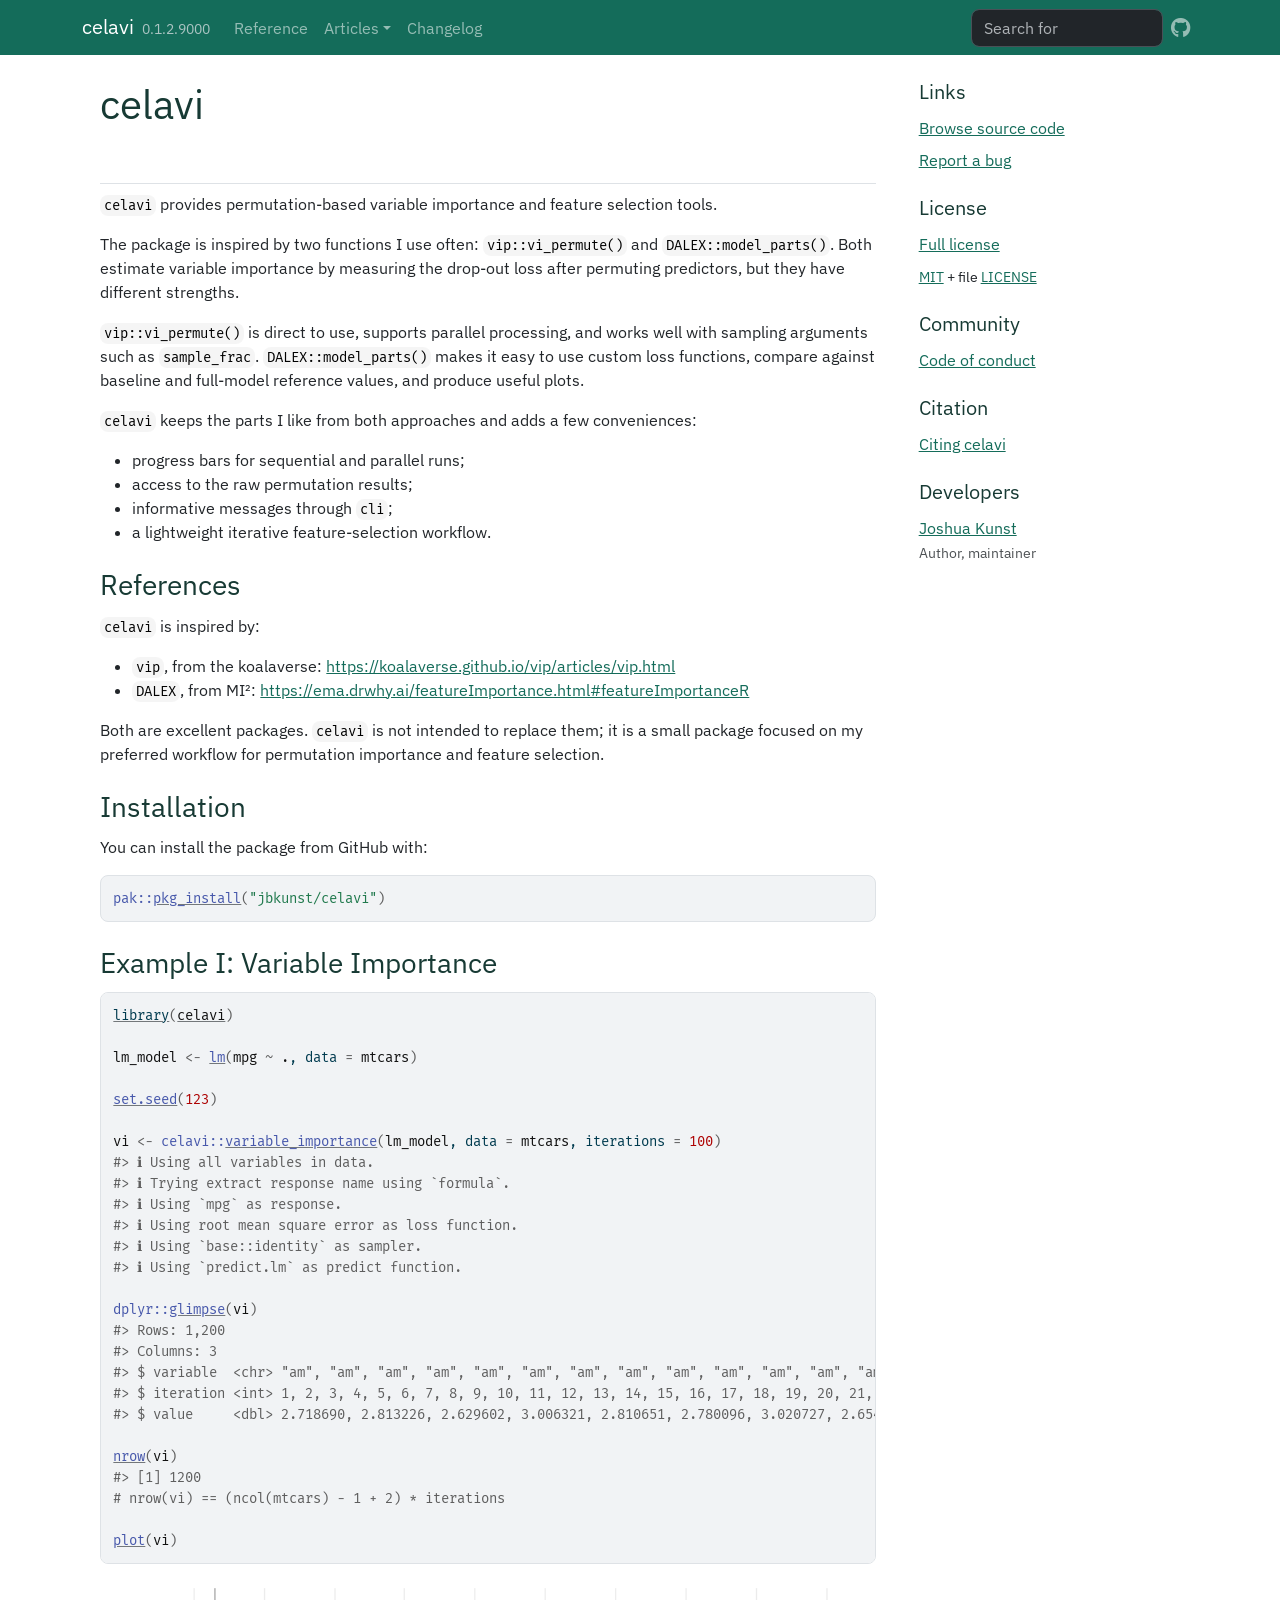
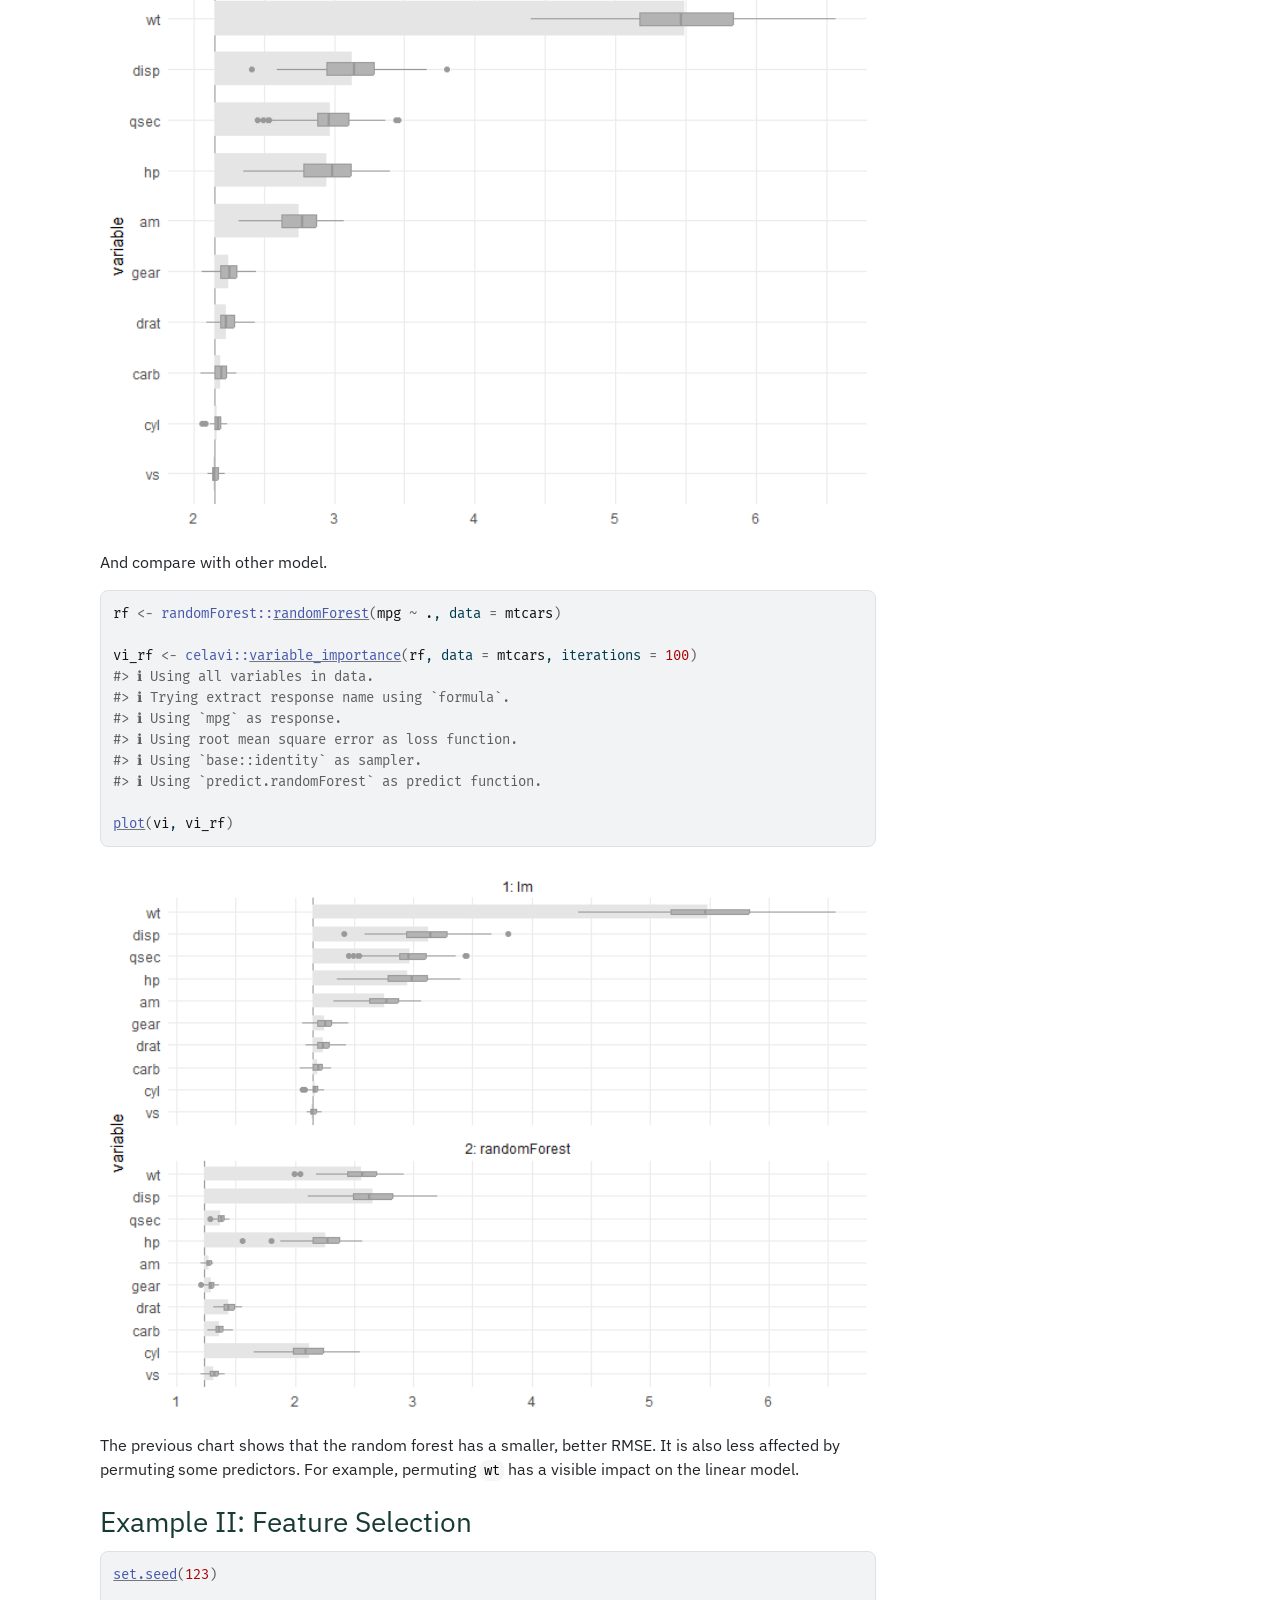
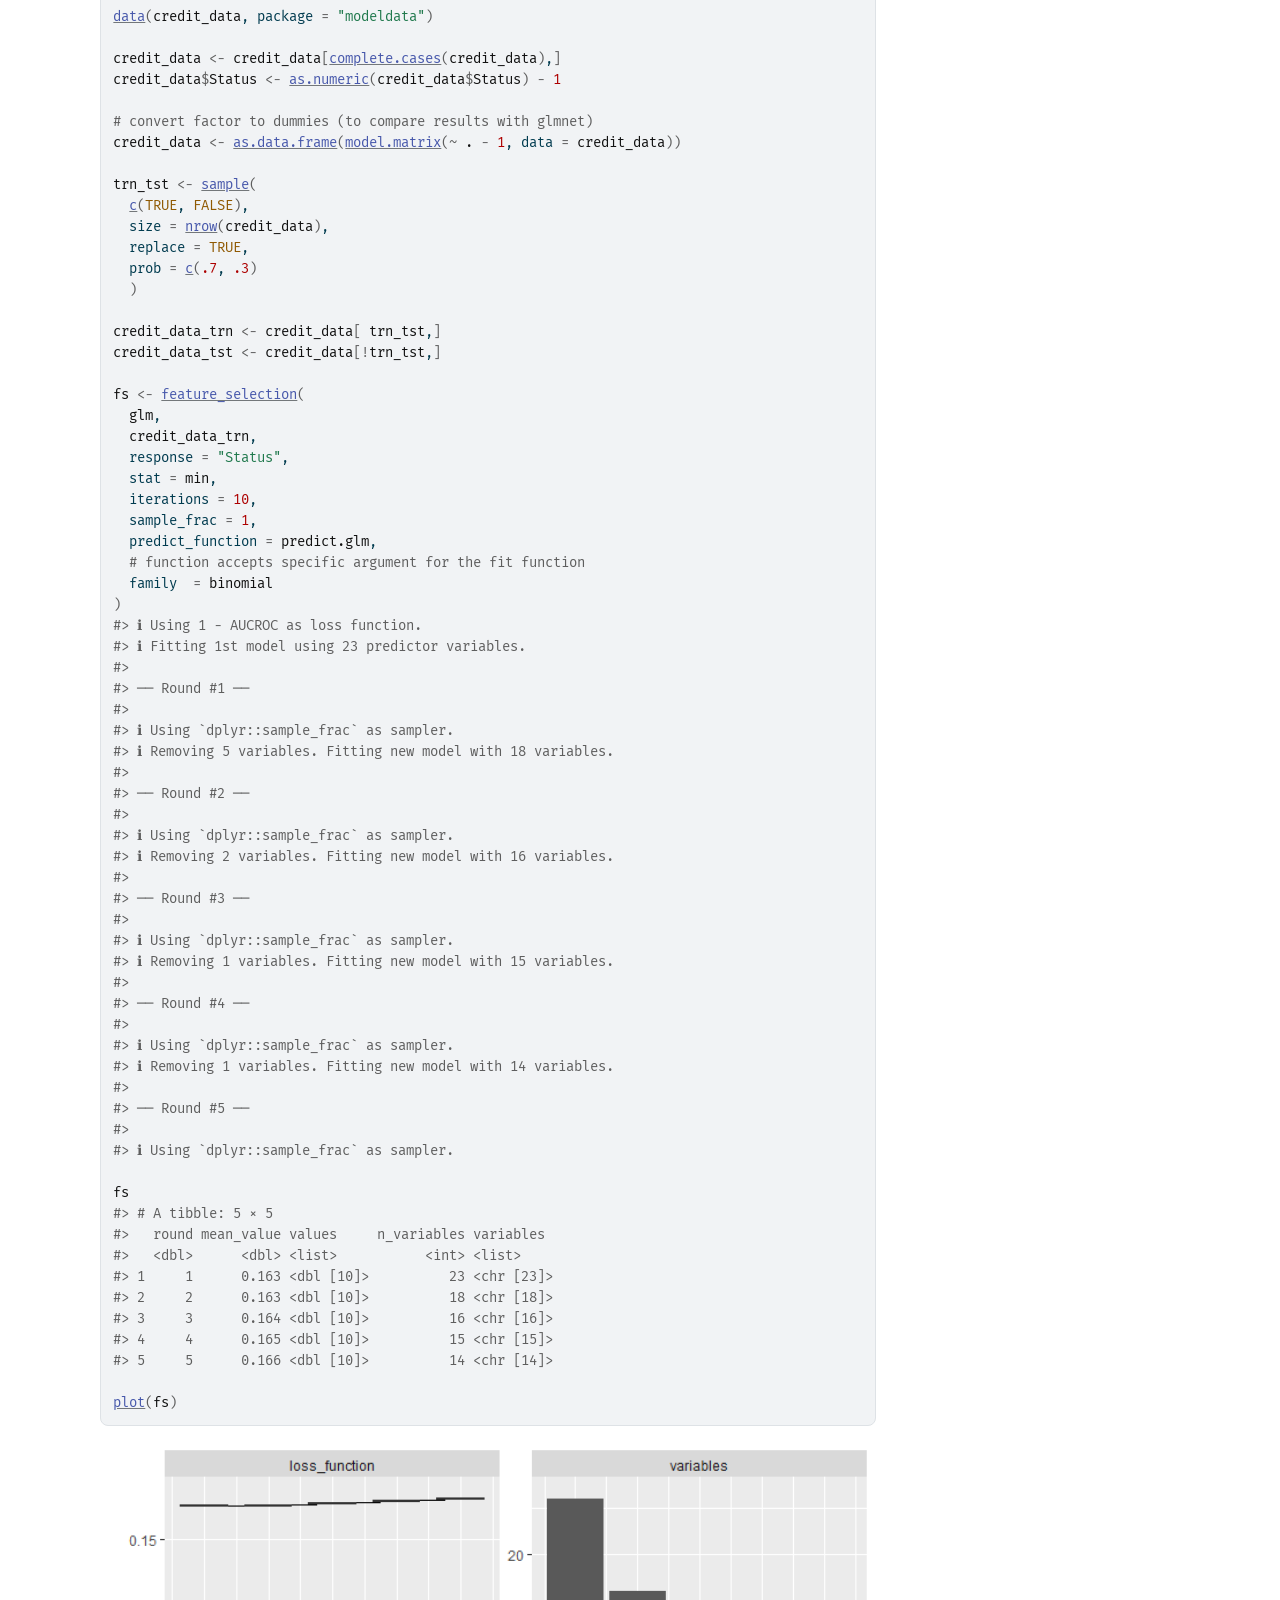
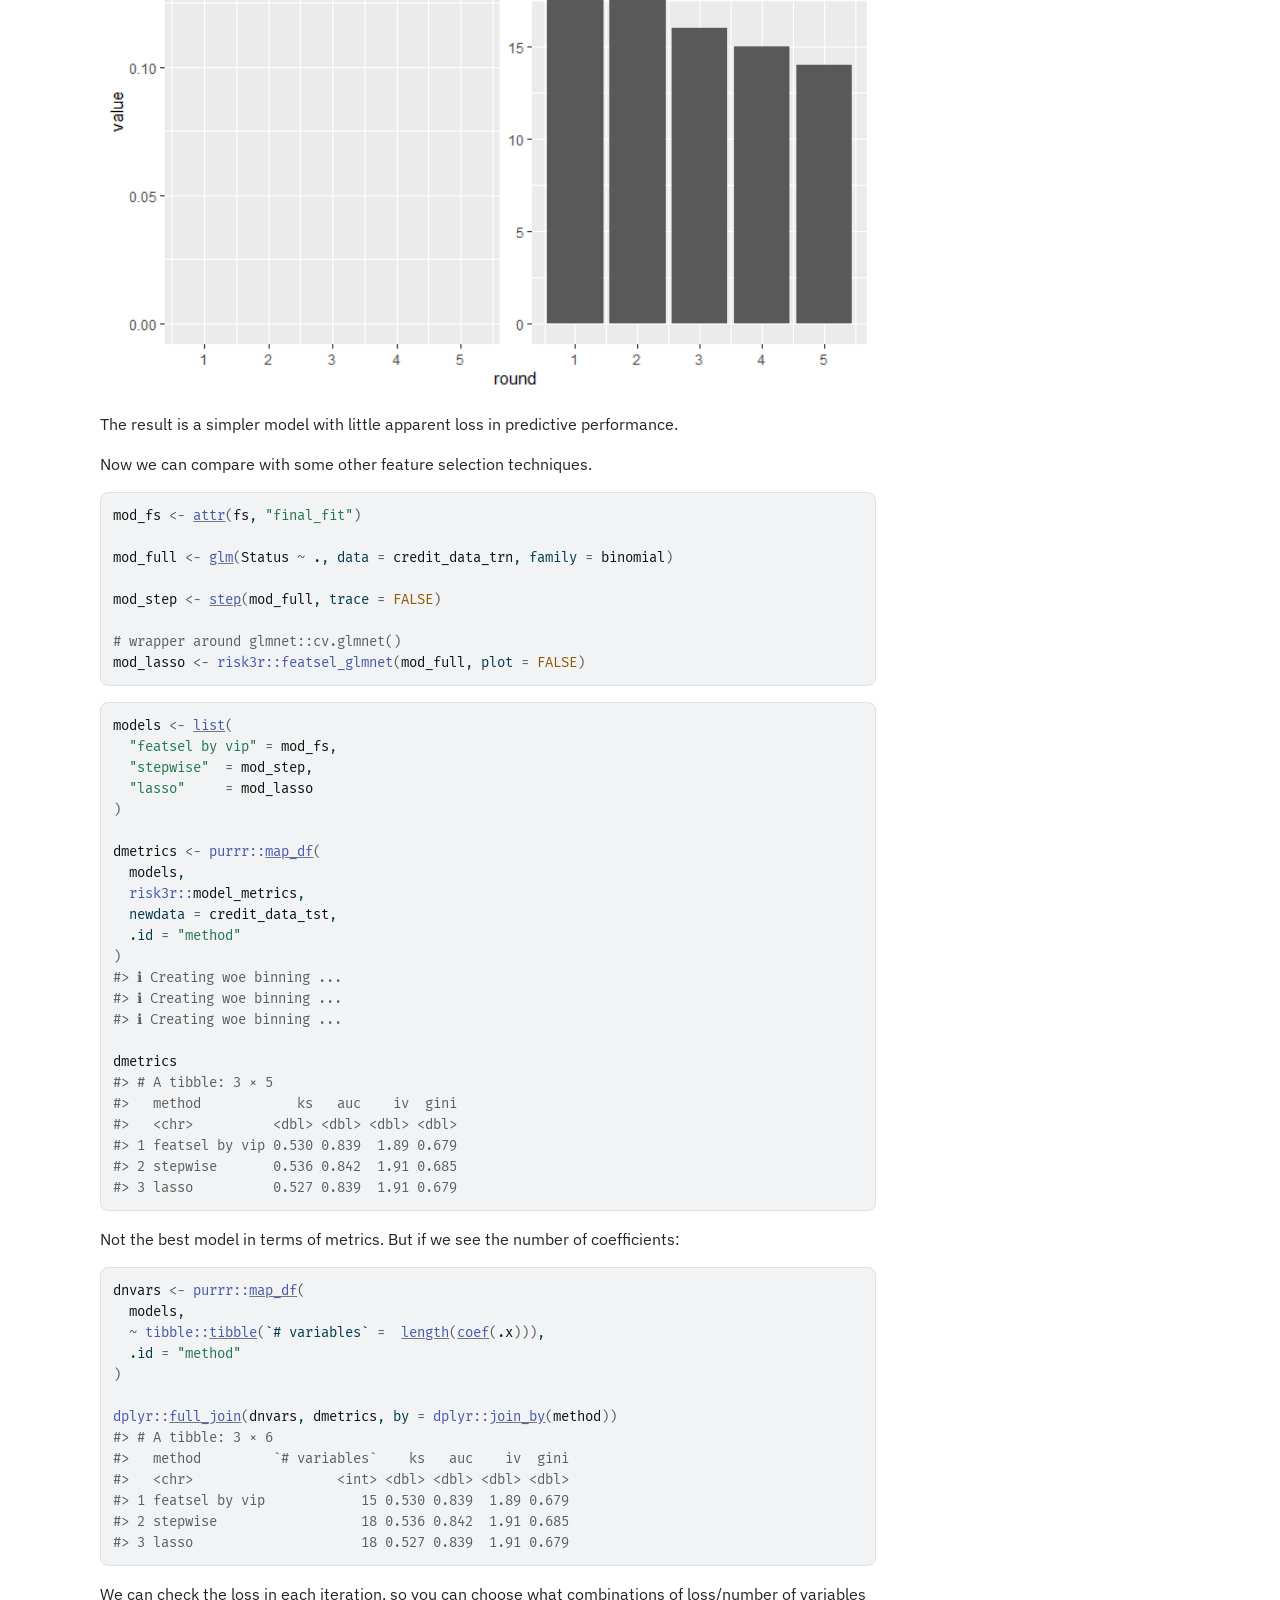
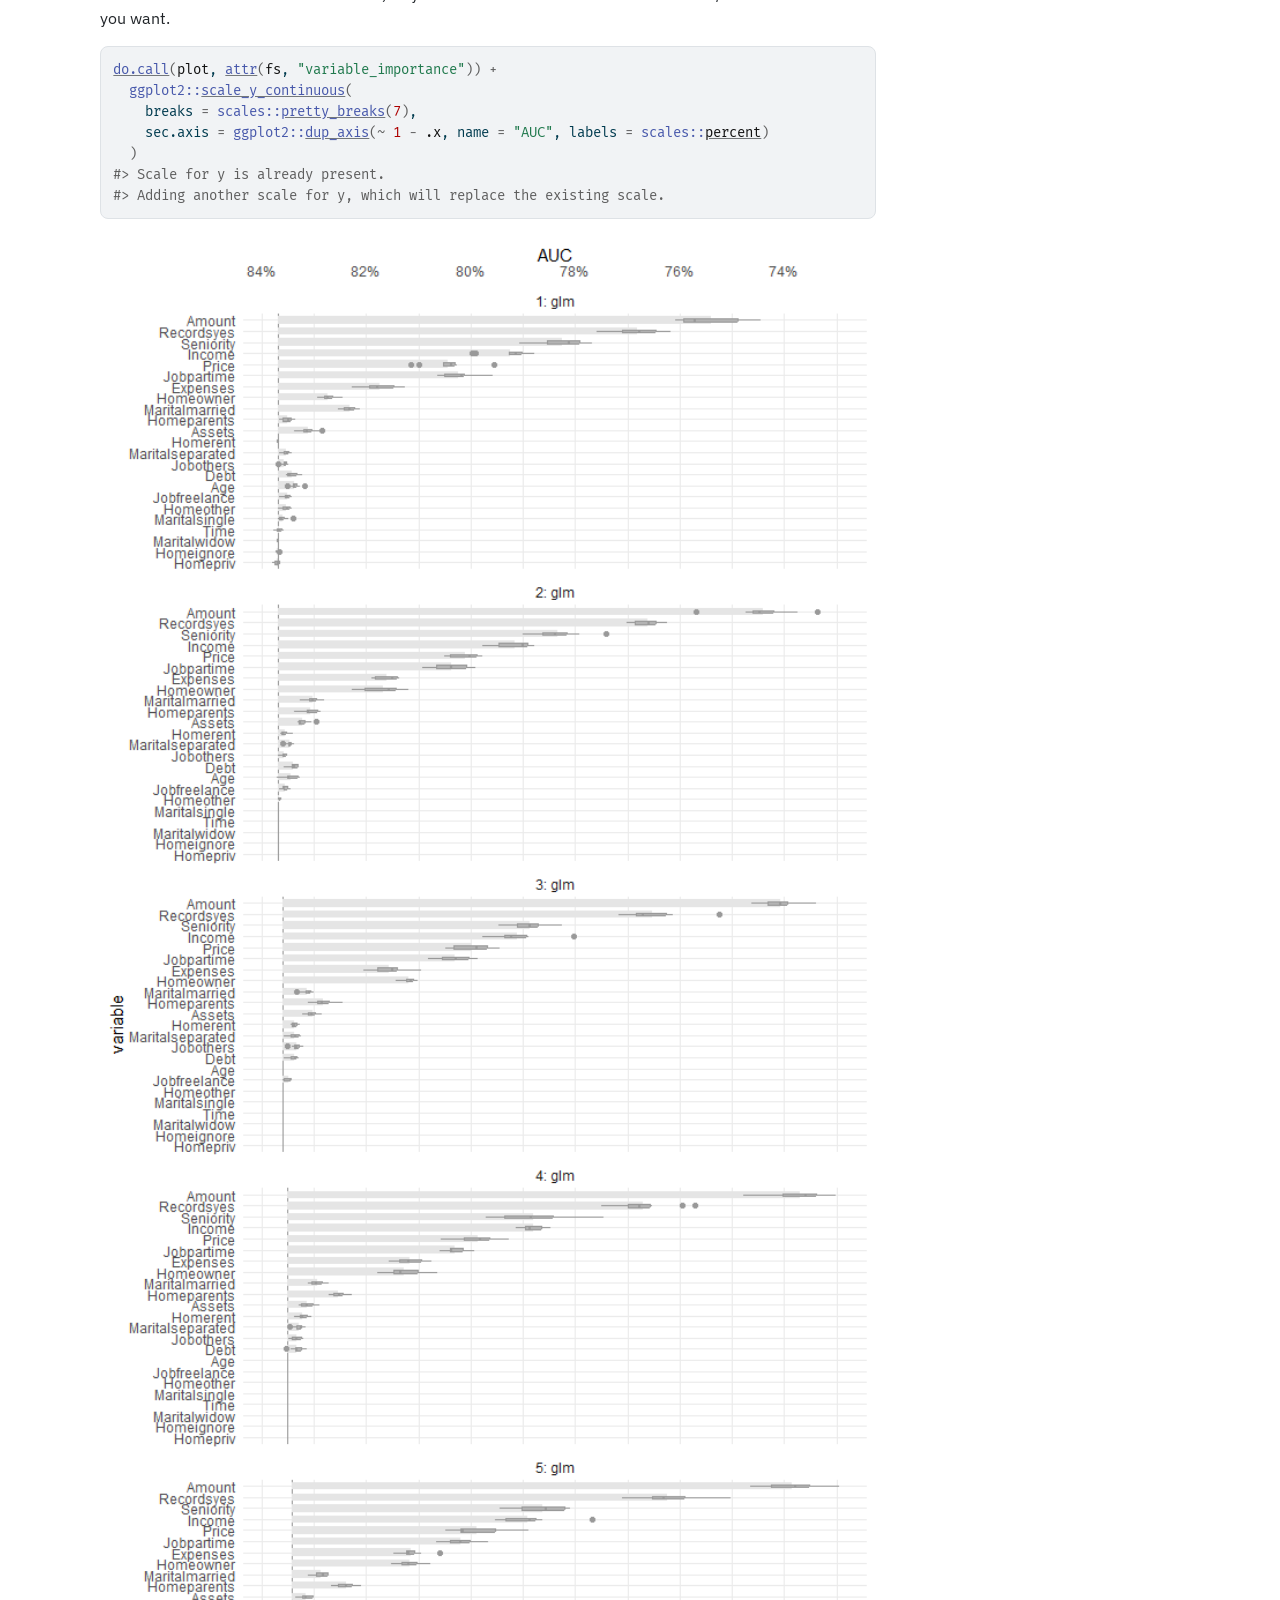
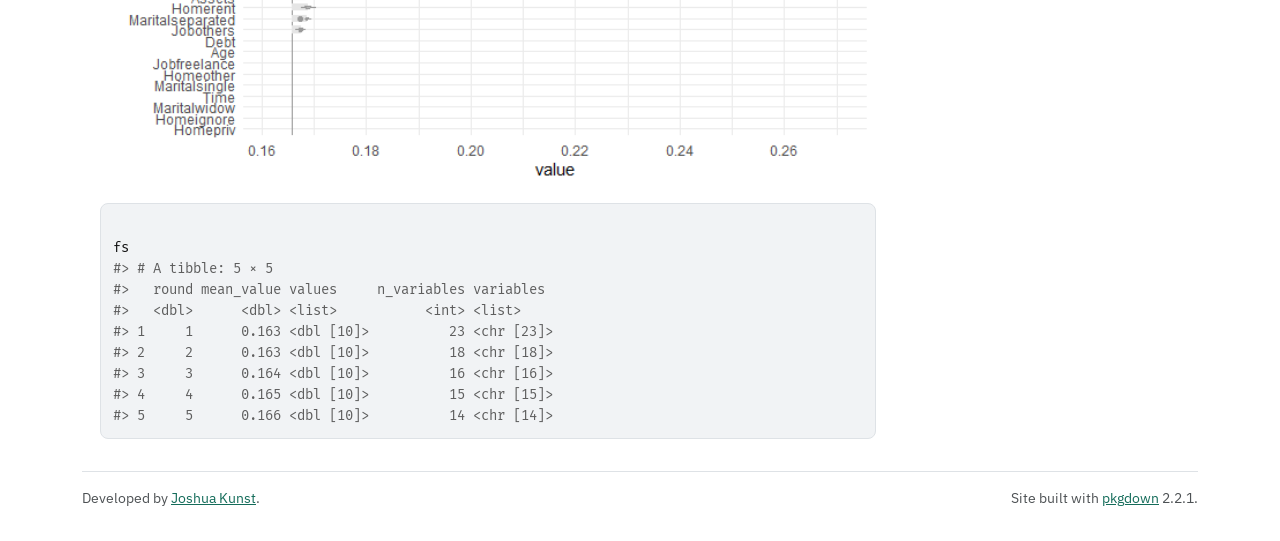
<file: index.html>
<!DOCTYPE html>
<!-- Generated by pkgdown: do not edit by hand --><html lang="en">
<head>
<meta http-equiv="Content-Type" content="text/html; charset=UTF-8">
<meta charset="utf-8">
<meta http-equiv="X-UA-Compatible" content="IE=edge">
<meta name="viewport" content="width=device-width, initial-scale=1, shrink-to-fit=no">
<title>Another permuted based feature importance implementation • celavi</title>
<script src="deps/jquery-3.6.0/jquery-3.6.0.min.js"></script><meta name="viewport" content="width=device-width, initial-scale=1, shrink-to-fit=no">
<link href="deps/bootstrap-5.3.8/bootstrap.min.css" rel="stylesheet">
<script src="deps/bootstrap-5.3.8/bootstrap.bundle.min.js"></script><link href="deps/IBM_Plex_Sans-0.4.10/font.css" rel="stylesheet">
<link href="deps/Fira_Mono-0.4.10/font.css" rel="stylesheet">
<link href="deps/font-awesome-6.5.2/css/all.min.css" rel="stylesheet">
<link href="deps/font-awesome-6.5.2/css/v4-shims.min.css" rel="stylesheet">
<script src="deps/headroom-0.11.0/headroom.min.js"></script><script src="deps/headroom-0.11.0/jQuery.headroom.min.js"></script><script src="deps/bootstrap-toc-1.0.1/bootstrap-toc.min.js"></script><script src="deps/clipboard.js-2.0.11/clipboard.min.js"></script><script src="deps/search-1.0.0/autocomplete.jquery.min.js"></script><script src="deps/search-1.0.0/fuse.min.js"></script><script src="deps/search-1.0.0/mark.min.js"></script><!-- pkgdown --><script src="pkgdown.js"></script><meta property="og:title" content="Another permuted based feature importance implementation">
<meta name="description" content="A permuted based feature importance implementation inspired by vip and DALEX packages. This package also implement a feature selection procedure via iterative rounds of permuted based feature importance.">
<meta property="og:description" content="A permuted based feature importance implementation inspired by vip and DALEX packages. This package also implement a feature selection procedure via iterative rounds of permuted based feature importance.">
<!-- Google tag (gtag.js) --><script async src="https://www.googletagmanager.com/gtag/js?id=G-ECZ9XLT78C"></script><script>
  window.dataLayer = window.dataLayer || [];
  function gtag(){dataLayer.push(arguments);}
  gtag('js', new Date());
  gtag('config', 'G-ECZ9XLT78C');
</script>
</head>
<body>
    <a href="#main" class="visually-hidden-focusable">Skip to contents</a>


    <nav class="navbar navbar-expand-lg fixed-top bg-primary" data-bs-theme="dark" aria-label="Site navigation"><div class="container">

    <a class="navbar-brand me-2" href="index.html">celavi</a>

    <small class="nav-text text-muted me-auto" data-bs-toggle="tooltip" data-bs-placement="bottom" title="">0.1.2.9000</small>


    <button class="navbar-toggler" type="button" data-bs-toggle="collapse" data-bs-target="#navbar" aria-controls="navbar" aria-expanded="false" aria-label="Toggle navigation">
      <span class="navbar-toggler-icon"></span>
    </button>

    <div id="navbar" class="collapse navbar-collapse ms-3">
      <ul class="navbar-nav me-auto">
<li class="nav-item"><a class="nav-link" href="reference/index.html">Reference</a></li>
<li class="nav-item dropdown">
  <button class="nav-link dropdown-toggle" type="button" id="dropdown-articles" data-bs-toggle="dropdown" aria-expanded="false" aria-haspopup="true">Articles</button>
  <ul class="dropdown-menu" aria-labelledby="dropdown-articles">
<li><a class="dropdown-item" href="articles/Feature-selection-on-MNIST-data.html">Feature selection on MNIST data</a></li>
  </ul>
</li>
<li class="nav-item"><a class="nav-link" href="news/index.html">Changelog</a></li>
      </ul>
<ul class="navbar-nav">
<li class="nav-item"><form class="form-inline" role="search">
 <input class="form-control" type="search" name="search-input" id="search-input" autocomplete="off" aria-label="Search site" placeholder="Search for" data-search-index="search.json">
</form></li>
<li class="nav-item"><a class="external-link nav-link" href="https://github.com/jbkunst/celavi/" aria-label="GitHub"><span class="fa fab fa-github fa-lg"></span></a></li>
      </ul>
</div>


  </div>
</nav><div class="container template-home">
<div class="row">
  <main id="main" class="col-md-9"><div class="section level1">
<div class="page-header"><h1 id="celavi">celavi<a class="anchor" aria-label="anchor" href="#celavi"></a>
</h1></div>
<p><code>celavi</code> provides permutation-based variable importance and feature selection tools.</p>
<p>The package is inspired by two functions I use often: <code>vip::vi_permute()</code> and <code>DALEX::model_parts()</code>. Both estimate variable importance by measuring the drop-out loss after permuting predictors, but they have different strengths.</p>
<p><code>vip::vi_permute()</code> is direct to use, supports parallel processing, and works well with sampling arguments such as <code>sample_frac</code>. <code>DALEX::model_parts()</code> makes it easy to use custom loss functions, compare against baseline and full-model reference values, and produce useful plots.</p>
<p><code>celavi</code> keeps the parts I like from both approaches and adds a few conveniences:</p>
<ul>
<li>progress bars for sequential and parallel runs;</li>
<li>access to the raw permutation results;</li>
<li>informative messages through <code>cli</code>;</li>
<li>a lightweight iterative feature-selection workflow.</li>
</ul>
<div class="section level2">
<h2 id="references">References<a class="anchor" aria-label="anchor" href="#references"></a>
</h2>
<p><code>celavi</code> is inspired by:</p>
<ul>
<li>
<code>vip</code>, from the koalaverse: <a href="https://koalaverse.github.io/vip/articles/vip.html" class="external-link uri">https://koalaverse.github.io/vip/articles/vip.html</a>
</li>
<li>
<code>DALEX</code>, from MI²: <a href="https://ema.drwhy.ai/featureImportance.html#featureImportanceR" class="external-link uri">https://ema.drwhy.ai/featureImportance.html#featureImportanceR</a>
</li>
</ul>
<p>Both are excellent packages. <code>celavi</code> is not intended to replace them; it is a small package focused on my preferred workflow for permutation importance and feature selection.</p>
</div>
<div class="section level2">
<h2 id="installation">Installation<a class="anchor" aria-label="anchor" href="#installation"></a>
</h2>
<p>You can install the package from GitHub with:</p>
<div class="sourceCode" id="cb1"><pre class="downlit sourceCode r">
<code class="sourceCode R"><span><span class="fu">pak</span><span class="fu">::</span><span class="fu"><a href="https://pak.r-lib.org/reference/pkg_install.html" class="external-link">pkg_install</a></span><span class="op">(</span><span class="st">"jbkunst/celavi"</span><span class="op">)</span></span></code></pre></div>
</div>
<div class="section level2">
<h2 id="example-i-variable-importance">Example I: Variable Importance<a class="anchor" aria-label="anchor" href="#example-i-variable-importance"></a>
</h2>
<div class="sourceCode" id="cb2"><pre class="downlit sourceCode r">
<code class="sourceCode R"><span><span class="kw"><a href="https://rdrr.io/r/base/library.html" class="external-link">library</a></span><span class="op">(</span><span class="va"><a href="https://jkunst.com/celavi/">celavi</a></span><span class="op">)</span></span>
<span></span>
<span><span class="va">lm_model</span> <span class="op">&lt;-</span> <span class="fu"><a href="https://rdrr.io/r/stats/lm.html" class="external-link">lm</a></span><span class="op">(</span><span class="va">mpg</span> <span class="op">~</span> <span class="va">.</span>, data <span class="op">=</span> <span class="va">mtcars</span><span class="op">)</span></span>
<span></span>
<span><span class="fu"><a href="https://rdrr.io/r/base/Random.html" class="external-link">set.seed</a></span><span class="op">(</span><span class="fl">123</span><span class="op">)</span></span>
<span></span>
<span><span class="va">vi</span> <span class="op">&lt;-</span> <span class="fu">celavi</span><span class="fu">::</span><span class="fu"><a href="reference/variable_importance.html">variable_importance</a></span><span class="op">(</span><span class="va">lm_model</span>, data <span class="op">=</span> <span class="va">mtcars</span>, iterations <span class="op">=</span> <span class="fl">100</span><span class="op">)</span></span>
<span><span class="co">#&gt; ℹ Using all variables in data.</span></span>
<span><span class="co">#&gt; ℹ Trying extract response name using `formula`.</span></span>
<span><span class="co">#&gt; ℹ Using `mpg` as response.</span></span>
<span><span class="co">#&gt; ℹ Using root mean square error as loss function.</span></span>
<span><span class="co">#&gt; ℹ Using `base::identity` as sampler.</span></span>
<span><span class="co">#&gt; ℹ Using `predict.lm` as predict function.</span></span>
<span></span>
<span><span class="fu">dplyr</span><span class="fu">::</span><span class="fu"><a href="https://pillar.r-lib.org/reference/glimpse.html" class="external-link">glimpse</a></span><span class="op">(</span><span class="va">vi</span><span class="op">)</span></span>
<span><span class="co">#&gt; Rows: 1,200</span></span>
<span><span class="co">#&gt; Columns: 3</span></span>
<span><span class="co">#&gt; $ variable  &lt;chr&gt; "am", "am", "am", "am", "am", "am", "am", "am", "am", "am", "am", "am", "am", "am", "am", "am", "am", "am", "am", "am", "am", "am", "am", "am", "am", "am", "…</span></span>
<span><span class="co">#&gt; $ iteration &lt;int&gt; 1, 2, 3, 4, 5, 6, 7, 8, 9, 10, 11, 12, 13, 14, 15, 16, 17, 18, 19, 20, 21, 22, 23, 24, 25, 26, 27, 28, 29, 30, 31, 32, 33, 34, 35, 36, 37, 38, 39, 40, 41, 42…</span></span>
<span><span class="co">#&gt; $ value     &lt;dbl&gt; 2.718690, 2.813226, 2.629602, 3.006321, 2.810651, 2.780096, 3.020727, 2.654327, 2.674945, 2.939642, 3.071645, 2.846018, 2.657221, 2.853331, 3.006846, 2.84278…</span></span>
<span></span>
<span><span class="fu"><a href="https://rdrr.io/r/base/nrow.html" class="external-link">nrow</a></span><span class="op">(</span><span class="va">vi</span><span class="op">)</span></span>
<span><span class="co">#&gt; [1] 1200</span></span>
<span><span class="co"># nrow(vi) == (ncol(mtcars) - 1 + 2) * iterations</span></span>
<span></span>
<span><span class="fu"><a href="https://rdrr.io/r/graphics/plot.default.html" class="external-link">plot</a></span><span class="op">(</span><span class="va">vi</span><span class="op">)</span></span></code></pre></div>
<p><img src="reference/figures/README-example-1.png" alt="" width="100%"></p>
<p>And compare with other model.</p>
<div class="sourceCode" id="cb3"><pre class="downlit sourceCode r">
<code class="sourceCode R"><span><span class="va">rf</span> <span class="op">&lt;-</span> <span class="fu">randomForest</span><span class="fu">::</span><span class="fu"><a href="https://rdrr.io/pkg/randomForest/man/randomForest.html" class="external-link">randomForest</a></span><span class="op">(</span><span class="va">mpg</span> <span class="op">~</span> <span class="va">.</span>, data <span class="op">=</span> <span class="va">mtcars</span><span class="op">)</span></span>
<span></span>
<span><span class="va">vi_rf</span> <span class="op">&lt;-</span> <span class="fu">celavi</span><span class="fu">::</span><span class="fu"><a href="reference/variable_importance.html">variable_importance</a></span><span class="op">(</span><span class="va">rf</span>, data <span class="op">=</span> <span class="va">mtcars</span>, iterations <span class="op">=</span> <span class="fl">100</span><span class="op">)</span></span>
<span><span class="co">#&gt; ℹ Using all variables in data.</span></span>
<span><span class="co">#&gt; ℹ Trying extract response name using `formula`.</span></span>
<span><span class="co">#&gt; ℹ Using `mpg` as response.</span></span>
<span><span class="co">#&gt; ℹ Using root mean square error as loss function.</span></span>
<span><span class="co">#&gt; ℹ Using `base::identity` as sampler.</span></span>
<span><span class="co">#&gt; ℹ Using `predict.randomForest` as predict function.</span></span>
<span></span>
<span><span class="fu"><a href="https://rdrr.io/r/graphics/plot.default.html" class="external-link">plot</a></span><span class="op">(</span><span class="va">vi</span>, <span class="va">vi_rf</span><span class="op">)</span></span></code></pre></div>
<p><img src="reference/figures/README-unnamed-chunk-2-1.png" alt="" width="100%"></p>
<p>The previous chart shows that the random forest has a smaller, better RMSE. It is also less affected by permuting some predictors. For example, permuting <code>wt</code> has a visible impact on the linear model.</p>
</div>
<div class="section level2">
<h2 id="example-ii-feature-selection">Example II: Feature Selection<a class="anchor" aria-label="anchor" href="#example-ii-feature-selection"></a>
</h2>
<div class="sourceCode" id="cb4"><pre class="downlit sourceCode r">
<code class="sourceCode R"><span><span class="fu"><a href="https://rdrr.io/r/base/Random.html" class="external-link">set.seed</a></span><span class="op">(</span><span class="fl">123</span><span class="op">)</span></span>
<span></span>
<span><span class="fu"><a href="https://rdrr.io/r/utils/data.html" class="external-link">data</a></span><span class="op">(</span><span class="va">credit_data</span>, package <span class="op">=</span> <span class="st">"modeldata"</span><span class="op">)</span></span>
<span></span>
<span><span class="va">credit_data</span> <span class="op">&lt;-</span> <span class="va">credit_data</span><span class="op">[</span><span class="fu"><a href="https://rdrr.io/r/stats/complete.cases.html" class="external-link">complete.cases</a></span><span class="op">(</span><span class="va">credit_data</span><span class="op">)</span>,<span class="op">]</span></span>
<span><span class="va">credit_data</span><span class="op">$</span><span class="va">Status</span> <span class="op">&lt;-</span> <span class="fu"><a href="https://rdrr.io/r/base/numeric.html" class="external-link">as.numeric</a></span><span class="op">(</span><span class="va">credit_data</span><span class="op">$</span><span class="va">Status</span><span class="op">)</span> <span class="op">-</span> <span class="fl">1</span></span>
<span></span>
<span><span class="co"># convert factor to dummies (to compare results with glmnet)</span></span>
<span><span class="va">credit_data</span> <span class="op">&lt;-</span> <span class="fu"><a href="https://rdrr.io/r/base/as.data.frame.html" class="external-link">as.data.frame</a></span><span class="op">(</span><span class="fu"><a href="https://rdrr.io/r/stats/model.matrix.html" class="external-link">model.matrix</a></span><span class="op">(</span><span class="op">~</span> <span class="va">.</span> <span class="op">-</span> <span class="fl">1</span>, data <span class="op">=</span> <span class="va">credit_data</span><span class="op">)</span><span class="op">)</span></span>
<span></span>
<span><span class="va">trn_tst</span> <span class="op">&lt;-</span> <span class="fu"><a href="https://rdrr.io/r/base/sample.html" class="external-link">sample</a></span><span class="op">(</span></span>
<span>  <span class="fu"><a href="https://rdrr.io/r/base/c.html" class="external-link">c</a></span><span class="op">(</span><span class="cn">TRUE</span>, <span class="cn">FALSE</span><span class="op">)</span>,</span>
<span>  size <span class="op">=</span> <span class="fu"><a href="https://rdrr.io/r/base/nrow.html" class="external-link">nrow</a></span><span class="op">(</span><span class="va">credit_data</span><span class="op">)</span>,</span>
<span>  replace <span class="op">=</span> <span class="cn">TRUE</span>, </span>
<span>  prob <span class="op">=</span> <span class="fu"><a href="https://rdrr.io/r/base/c.html" class="external-link">c</a></span><span class="op">(</span><span class="fl">.7</span>, <span class="fl">.3</span><span class="op">)</span></span>
<span>  <span class="op">)</span></span>
<span></span>
<span><span class="va">credit_data_trn</span> <span class="op">&lt;-</span> <span class="va">credit_data</span><span class="op">[</span> <span class="va">trn_tst</span>,<span class="op">]</span></span>
<span><span class="va">credit_data_tst</span> <span class="op">&lt;-</span> <span class="va">credit_data</span><span class="op">[</span><span class="op">!</span><span class="va">trn_tst</span>,<span class="op">]</span></span>
<span></span>
<span><span class="va">fs</span> <span class="op">&lt;-</span> <span class="fu"><a href="reference/feature_selection.html">feature_selection</a></span><span class="op">(</span></span>
<span>  <span class="va">glm</span>,</span>
<span>  <span class="va">credit_data_trn</span>,</span>
<span>  response <span class="op">=</span> <span class="st">"Status"</span>,</span>
<span>  stat <span class="op">=</span> <span class="va">min</span>,</span>
<span>  iterations <span class="op">=</span> <span class="fl">10</span>,</span>
<span>  sample_frac <span class="op">=</span> <span class="fl">1</span>, </span>
<span>  predict_function <span class="op">=</span> <span class="va">predict.glm</span>,</span>
<span>  <span class="co"># function accepts specific argument for the fit function</span></span>
<span>  family  <span class="op">=</span> <span class="va">binomial</span></span>
<span><span class="op">)</span></span>
<span><span class="co">#&gt; ℹ Using 1 - AUCROC as loss function.</span></span>
<span><span class="co">#&gt; ℹ Fitting 1st model using 23 predictor variables.</span></span>
<span><span class="co">#&gt; </span></span>
<span><span class="co">#&gt; ── Round #1 ──</span></span>
<span><span class="co">#&gt; </span></span>
<span><span class="co">#&gt; ℹ Using `dplyr::sample_frac` as sampler.</span></span>
<span><span class="co">#&gt; ℹ Removing 5 variables. Fitting new model with 18 variables.</span></span>
<span><span class="co">#&gt; </span></span>
<span><span class="co">#&gt; ── Round #2 ──</span></span>
<span><span class="co">#&gt; </span></span>
<span><span class="co">#&gt; ℹ Using `dplyr::sample_frac` as sampler.</span></span>
<span><span class="co">#&gt; ℹ Removing 2 variables. Fitting new model with 16 variables.</span></span>
<span><span class="co">#&gt; </span></span>
<span><span class="co">#&gt; ── Round #3 ──</span></span>
<span><span class="co">#&gt; </span></span>
<span><span class="co">#&gt; ℹ Using `dplyr::sample_frac` as sampler.</span></span>
<span><span class="co">#&gt; ℹ Removing 1 variables. Fitting new model with 15 variables.</span></span>
<span><span class="co">#&gt; </span></span>
<span><span class="co">#&gt; ── Round #4 ──</span></span>
<span><span class="co">#&gt; </span></span>
<span><span class="co">#&gt; ℹ Using `dplyr::sample_frac` as sampler.</span></span>
<span><span class="co">#&gt; ℹ Removing 1 variables. Fitting new model with 14 variables.</span></span>
<span><span class="co">#&gt; </span></span>
<span><span class="co">#&gt; ── Round #5 ──</span></span>
<span><span class="co">#&gt; </span></span>
<span><span class="co">#&gt; ℹ Using `dplyr::sample_frac` as sampler.</span></span>
<span></span>
<span><span class="va">fs</span></span>
<span><span class="co">#&gt; # A tibble: 5 × 5</span></span>
<span><span class="co">#&gt;   round mean_value values     n_variables variables </span></span>
<span><span class="co">#&gt;   &lt;dbl&gt;      &lt;dbl&gt; &lt;list&gt;           &lt;int&gt; &lt;list&gt;    </span></span>
<span><span class="co">#&gt; 1     1      0.163 &lt;dbl [10]&gt;          23 &lt;chr [23]&gt;</span></span>
<span><span class="co">#&gt; 2     2      0.163 &lt;dbl [10]&gt;          18 &lt;chr [18]&gt;</span></span>
<span><span class="co">#&gt; 3     3      0.164 &lt;dbl [10]&gt;          16 &lt;chr [16]&gt;</span></span>
<span><span class="co">#&gt; 4     4      0.165 &lt;dbl [10]&gt;          15 &lt;chr [15]&gt;</span></span>
<span><span class="co">#&gt; 5     5      0.166 &lt;dbl [10]&gt;          14 &lt;chr [14]&gt;</span></span>
<span></span>
<span><span class="fu"><a href="https://rdrr.io/r/graphics/plot.default.html" class="external-link">plot</a></span><span class="op">(</span><span class="va">fs</span><span class="op">)</span></span></code></pre></div>
<p><img src="reference/figures/README-unnamed-chunk-3-1.png" alt="" width="100%"></p>
<p>The result is a simpler model with little apparent loss in predictive performance.</p>
<p>Now we can compare with some other feature selection techniques.</p>
<div class="sourceCode" id="cb5"><pre class="downlit sourceCode r">
<code class="sourceCode R"><span><span class="va">mod_fs</span> <span class="op">&lt;-</span> <span class="fu"><a href="https://rdrr.io/r/base/attr.html" class="external-link">attr</a></span><span class="op">(</span><span class="va">fs</span>, <span class="st">"final_fit"</span><span class="op">)</span></span>
<span></span>
<span><span class="va">mod_full</span> <span class="op">&lt;-</span> <span class="fu"><a href="https://rdrr.io/r/stats/glm.html" class="external-link">glm</a></span><span class="op">(</span><span class="va">Status</span> <span class="op">~</span> <span class="va">.</span>, data <span class="op">=</span> <span class="va">credit_data_trn</span>, family <span class="op">=</span> <span class="va">binomial</span><span class="op">)</span></span>
<span></span>
<span><span class="va">mod_step</span> <span class="op">&lt;-</span> <span class="fu"><a href="https://rdrr.io/r/stats/step.html" class="external-link">step</a></span><span class="op">(</span><span class="va">mod_full</span>, trace <span class="op">=</span> <span class="cn">FALSE</span><span class="op">)</span> </span>
<span></span>
<span><span class="co"># wrapper around glmnet::cv.glmnet()</span></span>
<span><span class="va">mod_lasso</span> <span class="op">&lt;-</span> <span class="fu">risk3r</span><span class="fu">::</span><span class="fu">featsel_glmnet</span><span class="op">(</span><span class="va">mod_full</span>, plot <span class="op">=</span> <span class="cn">FALSE</span><span class="op">)</span></span></code></pre></div>
<div class="sourceCode" id="cb6"><pre class="downlit sourceCode r">
<code class="sourceCode R"><span><span class="va">models</span> <span class="op">&lt;-</span> <span class="fu"><a href="https://rdrr.io/r/base/list.html" class="external-link">list</a></span><span class="op">(</span></span>
<span>  <span class="st">"featsel by vip"</span> <span class="op">=</span> <span class="va">mod_fs</span>,</span>
<span>  <span class="st">"stepwise"</span>  <span class="op">=</span> <span class="va">mod_step</span>,</span>
<span>  <span class="st">"lasso"</span>     <span class="op">=</span> <span class="va">mod_lasso</span></span>
<span><span class="op">)</span></span>
<span></span>
<span><span class="va">dmetrics</span> <span class="op">&lt;-</span> <span class="fu">purrr</span><span class="fu">::</span><span class="fu"><a href="https://purrr.tidyverse.org/reference/map_dfr.html" class="external-link">map_df</a></span><span class="op">(</span></span>
<span>  <span class="va">models</span>,</span>
<span>  <span class="fu">risk3r</span><span class="fu">::</span><span class="va">model_metrics</span>,</span>
<span>  newdata <span class="op">=</span> <span class="va">credit_data_tst</span>, </span>
<span>  .id <span class="op">=</span> <span class="st">"method"</span></span>
<span><span class="op">)</span></span>
<span><span class="co">#&gt; ℹ Creating woe binning ...</span></span>
<span><span class="co">#&gt; ℹ Creating woe binning ...</span></span>
<span><span class="co">#&gt; ℹ Creating woe binning ...</span></span>
<span></span>
<span><span class="va">dmetrics</span></span>
<span><span class="co">#&gt; # A tibble: 3 × 5</span></span>
<span><span class="co">#&gt;   method            ks   auc    iv  gini</span></span>
<span><span class="co">#&gt;   &lt;chr&gt;          &lt;dbl&gt; &lt;dbl&gt; &lt;dbl&gt; &lt;dbl&gt;</span></span>
<span><span class="co">#&gt; 1 featsel by vip 0.530 0.839  1.89 0.679</span></span>
<span><span class="co">#&gt; 2 stepwise       0.536 0.842  1.91 0.685</span></span>
<span><span class="co">#&gt; 3 lasso          0.527 0.839  1.91 0.679</span></span></code></pre></div>
<p>Not the best model in terms of metrics. But if we see the number of coefficients:</p>
<div class="sourceCode" id="cb7"><pre class="downlit sourceCode r">
<code class="sourceCode R"><span><span class="va">dnvars</span> <span class="op">&lt;-</span> <span class="fu">purrr</span><span class="fu">::</span><span class="fu"><a href="https://purrr.tidyverse.org/reference/map_dfr.html" class="external-link">map_df</a></span><span class="op">(</span></span>
<span>  <span class="va">models</span>,</span>
<span>  <span class="op">~</span> <span class="fu">tibble</span><span class="fu">::</span><span class="fu"><a href="https://tibble.tidyverse.org/reference/tibble.html" class="external-link">tibble</a></span><span class="op">(</span>`# variables` <span class="op">=</span>  <span class="fu"><a href="https://rdrr.io/r/base/length.html" class="external-link">length</a></span><span class="op">(</span><span class="fu"><a href="https://rdrr.io/r/stats/coef.html" class="external-link">coef</a></span><span class="op">(</span><span class="va">.x</span><span class="op">)</span><span class="op">)</span><span class="op">)</span>,</span>
<span>  .id <span class="op">=</span> <span class="st">"method"</span></span>
<span><span class="op">)</span></span>
<span></span>
<span><span class="fu">dplyr</span><span class="fu">::</span><span class="fu"><a href="https://dplyr.tidyverse.org/reference/mutate-joins.html" class="external-link">full_join</a></span><span class="op">(</span><span class="va">dnvars</span>, <span class="va">dmetrics</span>, by <span class="op">=</span> <span class="fu">dplyr</span><span class="fu">::</span><span class="fu"><a href="https://dplyr.tidyverse.org/reference/join_by.html" class="external-link">join_by</a></span><span class="op">(</span><span class="va">method</span><span class="op">)</span><span class="op">)</span></span>
<span><span class="co">#&gt; # A tibble: 3 × 6</span></span>
<span><span class="co">#&gt;   method         `# variables`    ks   auc    iv  gini</span></span>
<span><span class="co">#&gt;   &lt;chr&gt;                  &lt;int&gt; &lt;dbl&gt; &lt;dbl&gt; &lt;dbl&gt; &lt;dbl&gt;</span></span>
<span><span class="co">#&gt; 1 featsel by vip            15 0.530 0.839  1.89 0.679</span></span>
<span><span class="co">#&gt; 2 stepwise                  18 0.536 0.842  1.91 0.685</span></span>
<span><span class="co">#&gt; 3 lasso                     18 0.527 0.839  1.91 0.679</span></span></code></pre></div>
<p>We can check the loss in each iteration, so you can choose what combinations of loss/number of variables you want.</p>
<div class="sourceCode" id="cb8"><pre class="downlit sourceCode r">
<code class="sourceCode R"><span><span class="fu"><a href="https://rdrr.io/r/base/do.call.html" class="external-link">do.call</a></span><span class="op">(</span><span class="va">plot</span>, <span class="fu"><a href="https://rdrr.io/r/base/attr.html" class="external-link">attr</a></span><span class="op">(</span><span class="va">fs</span>, <span class="st">"variable_importance"</span><span class="op">)</span><span class="op">)</span> <span class="op">+</span></span>
<span>  <span class="fu">ggplot2</span><span class="fu">::</span><span class="fu"><a href="https://ggplot2.tidyverse.org/reference/scale_continuous.html" class="external-link">scale_y_continuous</a></span><span class="op">(</span></span>
<span>    breaks <span class="op">=</span> <span class="fu">scales</span><span class="fu">::</span><span class="fu"><a href="https://scales.r-lib.org/reference/pretty_breaks.html" class="external-link">pretty_breaks</a></span><span class="op">(</span><span class="fl">7</span><span class="op">)</span>,</span>
<span>    sec.axis <span class="op">=</span> <span class="fu">ggplot2</span><span class="fu">::</span><span class="fu"><a href="https://ggplot2.tidyverse.org/reference/sec_axis.html" class="external-link">dup_axis</a></span><span class="op">(</span><span class="op">~</span> <span class="fl">1</span> <span class="op">-</span> <span class="va">.x</span>, name <span class="op">=</span> <span class="st">"AUC"</span>, labels <span class="op">=</span> <span class="fu">scales</span><span class="fu">::</span><span class="va"><a href="https://scales.r-lib.org/reference/percent_format.html" class="external-link">percent</a></span><span class="op">)</span></span>
<span>  <span class="op">)</span></span>
<span><span class="co">#&gt; Scale for y is already present.</span></span>
<span><span class="co">#&gt; Adding another scale for y, which will replace the existing scale.</span></span></code></pre></div>
<p><img src="reference/figures/README-unnamed-chunk-7-1.png" alt="" width="100%"></p>
<div class="sourceCode" id="cb9"><pre class="downlit sourceCode r">
<code class="sourceCode R"><span></span>
<span><span class="va">fs</span></span>
<span><span class="co">#&gt; # A tibble: 5 × 5</span></span>
<span><span class="co">#&gt;   round mean_value values     n_variables variables </span></span>
<span><span class="co">#&gt;   &lt;dbl&gt;      &lt;dbl&gt; &lt;list&gt;           &lt;int&gt; &lt;list&gt;    </span></span>
<span><span class="co">#&gt; 1     1      0.163 &lt;dbl [10]&gt;          23 &lt;chr [23]&gt;</span></span>
<span><span class="co">#&gt; 2     2      0.163 &lt;dbl [10]&gt;          18 &lt;chr [18]&gt;</span></span>
<span><span class="co">#&gt; 3     3      0.164 &lt;dbl [10]&gt;          16 &lt;chr [16]&gt;</span></span>
<span><span class="co">#&gt; 4     4      0.165 &lt;dbl [10]&gt;          15 &lt;chr [15]&gt;</span></span>
<span><span class="co">#&gt; 5     5      0.166 &lt;dbl [10]&gt;          14 &lt;chr [14]&gt;</span></span></code></pre></div>
</div>
</div>
  </main><aside class="col-md-3"><div class="links">
<h2 data-toc-skip>Links</h2>
<ul class="list-unstyled">
<li><a href="https://github.com/jbkunst/celavi/" class="external-link">Browse source code</a></li>
<li><a href="https://github.com/jbkunst/celavi/issues" class="external-link">Report a bug</a></li>
</ul>
</div>

<div class="license">
<h2 data-toc-skip>License</h2>
<ul class="list-unstyled">
<li><a href="LICENSE.html">Full license</a></li>
<li><small><a href="https://opensource.org/licenses/mit-license.php" class="external-link">MIT</a> + file <a href="LICENSE-text.html">LICENSE</a></small></li>
</ul>
</div>

<div class="community">
<h2 data-toc-skip>Community</h2>
<ul class="list-unstyled">
<li><a href="CODE_OF_CONDUCT.html">Code of conduct</a></li>
</ul>
</div>

<div class="citation">
<h2 data-toc-skip>Citation</h2>
<ul class="list-unstyled">
<li><a href="authors.html#citation">Citing celavi</a></li>
</ul>
</div>

<div class="developers">
<h2 data-toc-skip>Developers</h2>
<ul class="list-unstyled">
<li>
<a href="https://jkunst.com" class="external-link">Joshua Kunst</a> <br><small class="roles"> Author, maintainer </small>   </li>
</ul>
</div>



  </aside>
</div>


    <footer><div class="pkgdown-footer-left">
  <p>Developed by <a href="https://jkunst.com" class="external-link">Joshua Kunst</a>.</p>
</div>

<div class="pkgdown-footer-right">
  <p>Site built with <a href="https://pkgdown.r-lib.org/" class="external-link">pkgdown</a> 2.2.1.</p>
</div>

    </footer>
</div>





  </body>
</html>
</file>
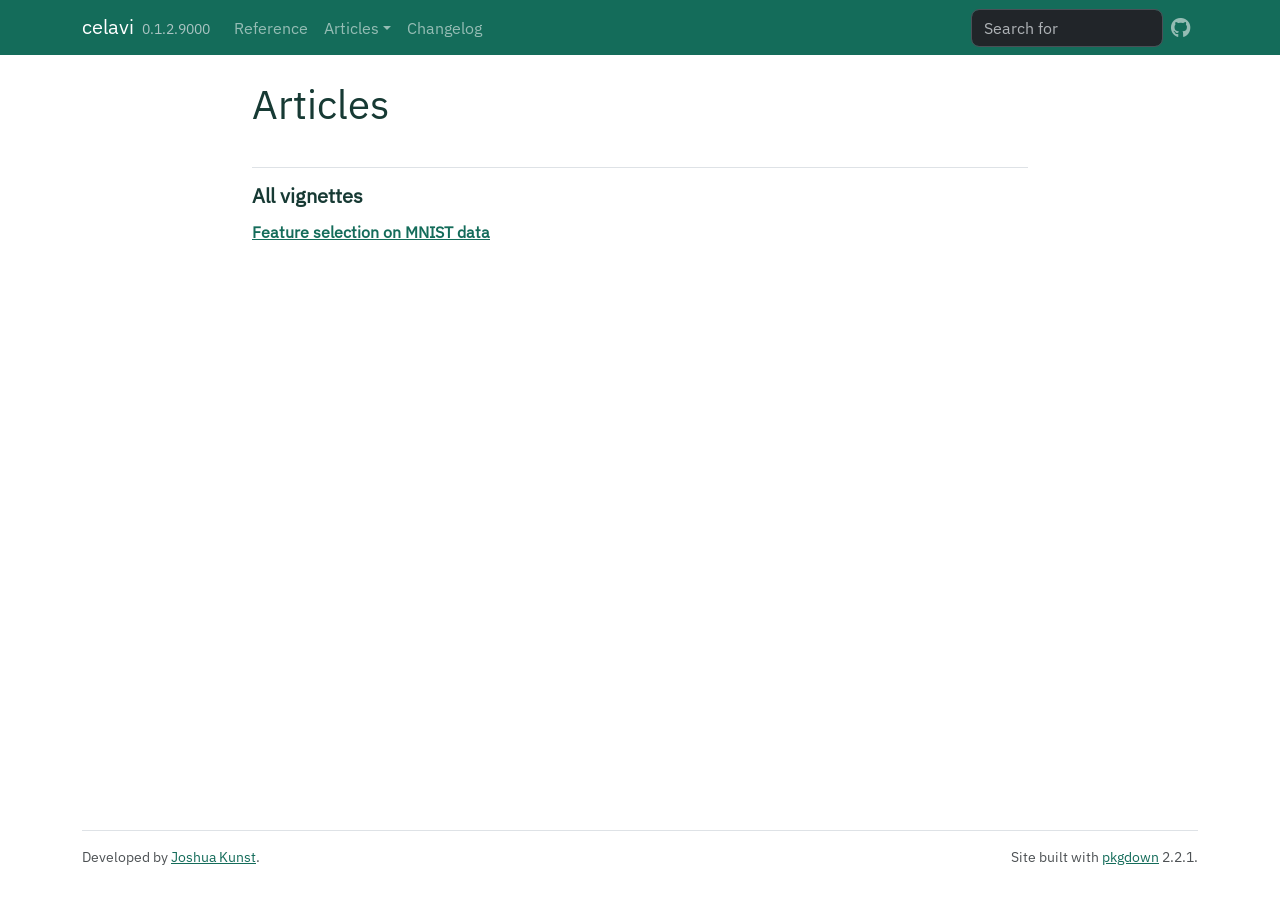
<file: articles/index.html>
<!DOCTYPE html>
<!-- Generated by pkgdown: do not edit by hand --><html lang="en"><head><meta http-equiv="Content-Type" content="text/html; charset=UTF-8"><meta charset="utf-8"><meta http-equiv="X-UA-Compatible" content="IE=edge"><meta name="viewport" content="width=device-width, initial-scale=1, shrink-to-fit=no"><title>Articles • celavi</title><script src="../deps/jquery-3.6.0/jquery-3.6.0.min.js"></script><meta name="viewport" content="width=device-width, initial-scale=1, shrink-to-fit=no"><link href="../deps/bootstrap-5.3.8/bootstrap.min.css" rel="stylesheet"><script src="../deps/bootstrap-5.3.8/bootstrap.bundle.min.js"></script><link href="../deps/IBM_Plex_Sans-0.4.10/font.css" rel="stylesheet"><link href="../deps/Fira_Mono-0.4.10/font.css" rel="stylesheet"><link href="../deps/font-awesome-6.5.2/css/all.min.css" rel="stylesheet"><link href="../deps/font-awesome-6.5.2/css/v4-shims.min.css" rel="stylesheet"><script src="../deps/headroom-0.11.0/headroom.min.js"></script><script src="../deps/headroom-0.11.0/jQuery.headroom.min.js"></script><script src="../deps/bootstrap-toc-1.0.1/bootstrap-toc.min.js"></script><script src="../deps/clipboard.js-2.0.11/clipboard.min.js"></script><script src="../deps/search-1.0.0/autocomplete.jquery.min.js"></script><script src="../deps/search-1.0.0/fuse.min.js"></script><script src="../deps/search-1.0.0/mark.min.js"></script><!-- pkgdown --><script src="../pkgdown.js"></script><meta property="og:title" content="Articles"><!-- Google tag (gtag.js) --><script async src="https://www.googletagmanager.com/gtag/js?id=G-ECZ9XLT78C"></script><script>
  window.dataLayer = window.dataLayer || [];
  function gtag(){dataLayer.push(arguments);}
  gtag('js', new Date());
  gtag('config', 'G-ECZ9XLT78C');
</script></head><body>
    <a href="#main" class="visually-hidden-focusable">Skip to contents</a>


    <nav class="navbar navbar-expand-lg fixed-top bg-primary" data-bs-theme="dark" aria-label="Site navigation"><div class="container">

    <a class="navbar-brand me-2" href="../index.html">celavi</a>

    <small class="nav-text text-muted me-auto" data-bs-toggle="tooltip" data-bs-placement="bottom" title="">0.1.2.9000</small>


    <button class="navbar-toggler" type="button" data-bs-toggle="collapse" data-bs-target="#navbar" aria-controls="navbar" aria-expanded="false" aria-label="Toggle navigation">
      <span class="navbar-toggler-icon"></span>
    </button>

    <div id="navbar" class="collapse navbar-collapse ms-3">
      <ul class="navbar-nav me-auto"><li class="nav-item"><a class="nav-link" href="../reference/index.html">Reference</a></li>
<li class="nav-item dropdown">
  <button class="nav-link dropdown-toggle" type="button" id="dropdown-articles" data-bs-toggle="dropdown" aria-expanded="false" aria-haspopup="true">Articles</button>
  <ul class="dropdown-menu" aria-labelledby="dropdown-articles"><li><a class="dropdown-item" href="../articles/Feature-selection-on-MNIST-data.html">Feature selection on MNIST data</a></li>
  </ul></li>
<li class="nav-item"><a class="nav-link" href="../news/index.html">Changelog</a></li>
      </ul><ul class="navbar-nav"><li class="nav-item"><form class="form-inline" role="search">
 <input class="form-control" type="search" name="search-input" id="search-input" autocomplete="off" aria-label="Search site" placeholder="Search for" data-search-index="../search.json"></form></li>
<li class="nav-item"><a class="external-link nav-link" href="https://github.com/jbkunst/celavi/" aria-label="GitHub"><span class="fa fab fa-github fa-lg"></span></a></li>
      </ul></div>


  </div>
</nav><div class="container template-article-index">
<div class="row">
  <main id="main" class="col-md-9"><div class="page-header">

      <h1>Articles</h1>
    </div>

    <div class="section ">
      <h3>All vignettes</h3>
      <div class="section-desc"></div>

      <dl><dt><a href="Feature-selection-on-MNIST-data.html">Feature selection on MNIST data</a></dt>
        <dd>
      </dd></dl></div>
  </main></div>


    <footer><div class="pkgdown-footer-left">
  <p>Developed by <a href="https://jkunst.com" class="external-link">Joshua Kunst</a>.</p>
</div>

<div class="pkgdown-footer-right">
  <p>Site built with <a href="https://pkgdown.r-lib.org/" class="external-link">pkgdown</a> 2.2.1.</p>
</div>

    </footer></div>





  </body></html>
</file>
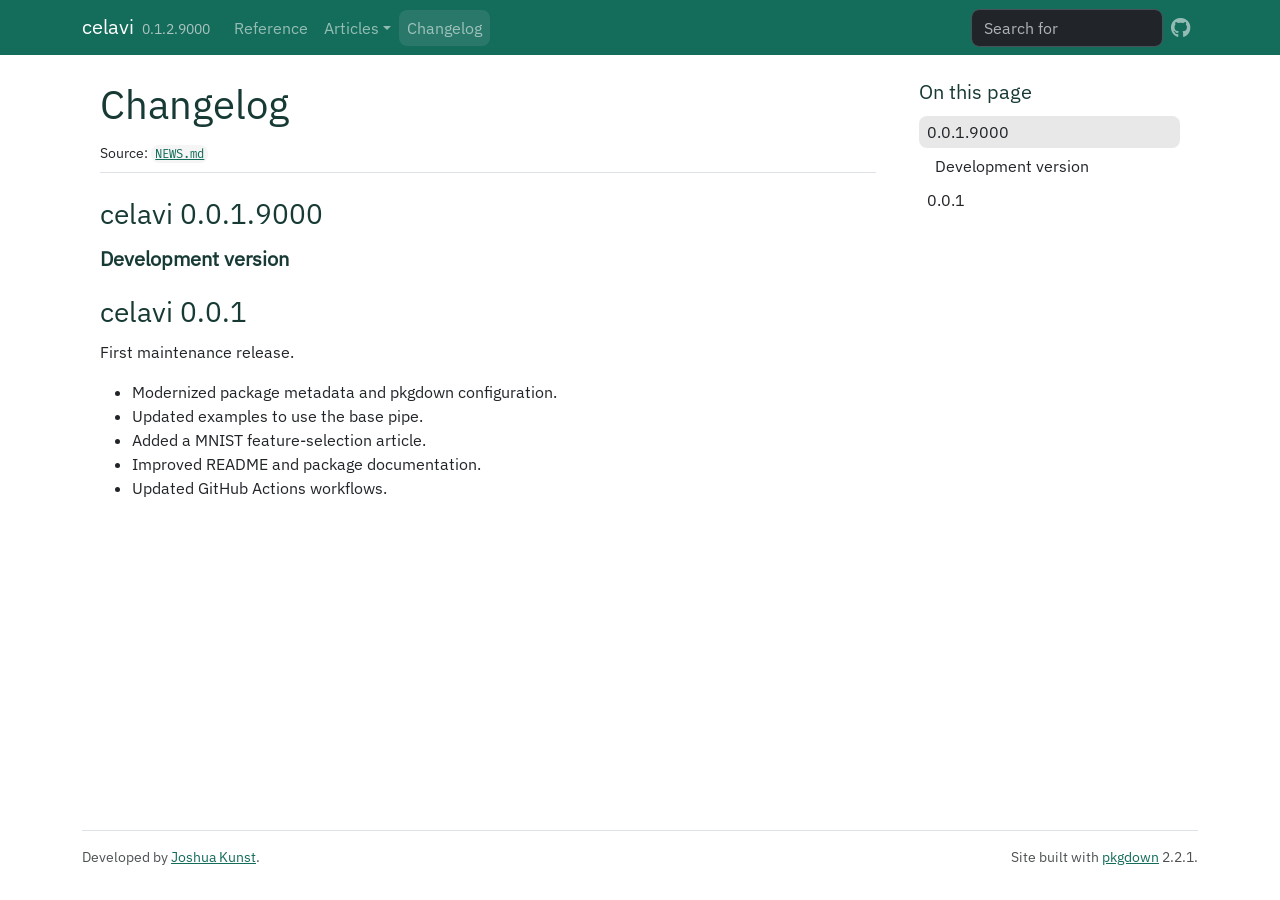
<file: news/index.html>
<!DOCTYPE html>
<!-- Generated by pkgdown: do not edit by hand --><html lang="en"><head><meta http-equiv="Content-Type" content="text/html; charset=UTF-8"><meta charset="utf-8"><meta http-equiv="X-UA-Compatible" content="IE=edge"><meta name="viewport" content="width=device-width, initial-scale=1, shrink-to-fit=no"><title>Changelog • celavi</title><script src="../deps/jquery-3.6.0/jquery-3.6.0.min.js"></script><meta name="viewport" content="width=device-width, initial-scale=1, shrink-to-fit=no"><link href="../deps/bootstrap-5.3.8/bootstrap.min.css" rel="stylesheet"><script src="../deps/bootstrap-5.3.8/bootstrap.bundle.min.js"></script><link href="../deps/IBM_Plex_Sans-0.4.10/font.css" rel="stylesheet"><link href="../deps/Fira_Mono-0.4.10/font.css" rel="stylesheet"><link href="../deps/font-awesome-6.5.2/css/all.min.css" rel="stylesheet"><link href="../deps/font-awesome-6.5.2/css/v4-shims.min.css" rel="stylesheet"><script src="../deps/headroom-0.11.0/headroom.min.js"></script><script src="../deps/headroom-0.11.0/jQuery.headroom.min.js"></script><script src="../deps/bootstrap-toc-1.0.1/bootstrap-toc.min.js"></script><script src="../deps/clipboard.js-2.0.11/clipboard.min.js"></script><script src="../deps/search-1.0.0/autocomplete.jquery.min.js"></script><script src="../deps/search-1.0.0/fuse.min.js"></script><script src="../deps/search-1.0.0/mark.min.js"></script><!-- pkgdown --><script src="../pkgdown.js"></script><meta property="og:title" content="Changelog"><!-- Google tag (gtag.js) --><script async src="https://www.googletagmanager.com/gtag/js?id=G-ECZ9XLT78C"></script><script>
  window.dataLayer = window.dataLayer || [];
  function gtag(){dataLayer.push(arguments);}
  gtag('js', new Date());
  gtag('config', 'G-ECZ9XLT78C');
</script></head><body>
    <a href="#main" class="visually-hidden-focusable">Skip to contents</a>


    <nav class="navbar navbar-expand-lg fixed-top bg-primary" data-bs-theme="dark" aria-label="Site navigation"><div class="container">

    <a class="navbar-brand me-2" href="../index.html">celavi</a>

    <small class="nav-text text-muted me-auto" data-bs-toggle="tooltip" data-bs-placement="bottom" title="">0.1.2.9000</small>


    <button class="navbar-toggler" type="button" data-bs-toggle="collapse" data-bs-target="#navbar" aria-controls="navbar" aria-expanded="false" aria-label="Toggle navigation">
      <span class="navbar-toggler-icon"></span>
    </button>

    <div id="navbar" class="collapse navbar-collapse ms-3">
      <ul class="navbar-nav me-auto"><li class="nav-item"><a class="nav-link" href="../reference/index.html">Reference</a></li>
<li class="nav-item dropdown">
  <button class="nav-link dropdown-toggle" type="button" id="dropdown-articles" data-bs-toggle="dropdown" aria-expanded="false" aria-haspopup="true">Articles</button>
  <ul class="dropdown-menu" aria-labelledby="dropdown-articles"><li><a class="dropdown-item" href="../articles/Feature-selection-on-MNIST-data.html">Feature selection on MNIST data</a></li>
  </ul></li>
<li class="active nav-item"><a class="nav-link" href="../news/index.html">Changelog</a></li>
      </ul><ul class="navbar-nav"><li class="nav-item"><form class="form-inline" role="search">
 <input class="form-control" type="search" name="search-input" id="search-input" autocomplete="off" aria-label="Search site" placeholder="Search for" data-search-index="../search.json"></form></li>
<li class="nav-item"><a class="external-link nav-link" href="https://github.com/jbkunst/celavi/" aria-label="GitHub"><span class="fa fab fa-github fa-lg"></span></a></li>
      </ul></div>


  </div>
</nav><div class="container template-news">
<div class="row">
  <main id="main" class="col-md-9"><div class="page-header">

      <h1>Changelog</h1>
      <small>Source: <a href="https://github.com/jbkunst/celavi/blob/main/NEWS.md" class="external-link"><code>NEWS.md</code></a></small>
    </div>

    <div class="section level2">
<h2 class="pkg-version" data-toc-text="0.0.1.9000" id="celavi-0019000">celavi 0.0.1.9000<a class="anchor" aria-label="anchor" href="#celavi-0019000"></a></h2>
<div class="section level3">
<h3 id="development-version-0-0-1-9000">Development version<a class="anchor" aria-label="anchor" href="#development-version-0-0-1-9000"></a></h3>
</div>
</div>
    <div class="section level2">
<h2 class="pkg-version" data-toc-text="0.0.1" id="celavi-001">celavi 0.0.1<a class="anchor" aria-label="anchor" href="#celavi-001"></a></h2>
<p>First maintenance release.</p>
<ul><li>Modernized package metadata and pkgdown configuration.</li>
<li>Updated examples to use the base pipe.</li>
<li>Added a MNIST feature-selection article.</li>
<li>Improved README and package documentation.</li>
<li>Updated GitHub Actions workflows.</li>
</ul></div>
  </main><aside class="col-md-3"><nav id="toc" aria-label="Table of contents"><h2>On this page</h2>
    </nav></aside></div>


    <footer><div class="pkgdown-footer-left">
  <p>Developed by <a href="https://jkunst.com" class="external-link">Joshua Kunst</a>.</p>
</div>

<div class="pkgdown-footer-right">
  <p>Site built with <a href="https://pkgdown.r-lib.org/" class="external-link">pkgdown</a> 2.2.1.</p>
</div>

    </footer></div>





  </body></html>
</file>
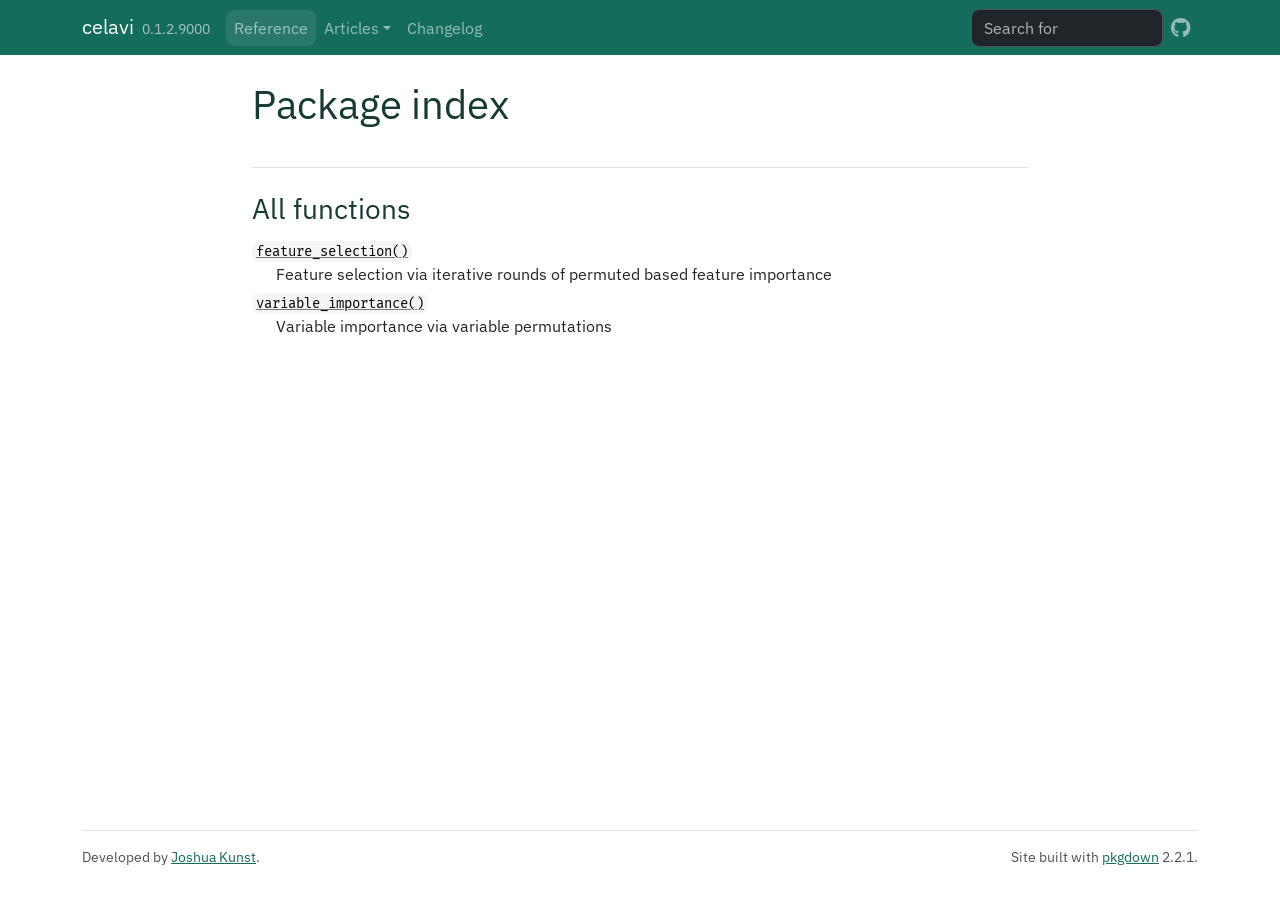
<file: reference/index.html>
<!DOCTYPE html>
<!-- Generated by pkgdown: do not edit by hand --><html lang="en"><head><meta http-equiv="Content-Type" content="text/html; charset=UTF-8"><meta charset="utf-8"><meta http-equiv="X-UA-Compatible" content="IE=edge"><meta name="viewport" content="width=device-width, initial-scale=1, shrink-to-fit=no"><title>Package index • celavi</title><script src="../deps/jquery-3.6.0/jquery-3.6.0.min.js"></script><meta name="viewport" content="width=device-width, initial-scale=1, shrink-to-fit=no"><link href="../deps/bootstrap-5.3.8/bootstrap.min.css" rel="stylesheet"><script src="../deps/bootstrap-5.3.8/bootstrap.bundle.min.js"></script><link href="../deps/IBM_Plex_Sans-0.4.10/font.css" rel="stylesheet"><link href="../deps/Fira_Mono-0.4.10/font.css" rel="stylesheet"><link href="../deps/font-awesome-6.5.2/css/all.min.css" rel="stylesheet"><link href="../deps/font-awesome-6.5.2/css/v4-shims.min.css" rel="stylesheet"><script src="../deps/headroom-0.11.0/headroom.min.js"></script><script src="../deps/headroom-0.11.0/jQuery.headroom.min.js"></script><script src="../deps/bootstrap-toc-1.0.1/bootstrap-toc.min.js"></script><script src="../deps/clipboard.js-2.0.11/clipboard.min.js"></script><script src="../deps/search-1.0.0/autocomplete.jquery.min.js"></script><script src="../deps/search-1.0.0/fuse.min.js"></script><script src="../deps/search-1.0.0/mark.min.js"></script><!-- pkgdown --><script src="../pkgdown.js"></script><meta property="og:title" content="Package index"><!-- Google tag (gtag.js) --><script async src="https://www.googletagmanager.com/gtag/js?id=G-ECZ9XLT78C"></script><script>
  window.dataLayer = window.dataLayer || [];
  function gtag(){dataLayer.push(arguments);}
  gtag('js', new Date());
  gtag('config', 'G-ECZ9XLT78C');
</script></head><body>
    <a href="#main" class="visually-hidden-focusable">Skip to contents</a>


    <nav class="navbar navbar-expand-lg fixed-top bg-primary" data-bs-theme="dark" aria-label="Site navigation"><div class="container">

    <a class="navbar-brand me-2" href="../index.html">celavi</a>

    <small class="nav-text text-muted me-auto" data-bs-toggle="tooltip" data-bs-placement="bottom" title="">0.1.2.9000</small>


    <button class="navbar-toggler" type="button" data-bs-toggle="collapse" data-bs-target="#navbar" aria-controls="navbar" aria-expanded="false" aria-label="Toggle navigation">
      <span class="navbar-toggler-icon"></span>
    </button>

    <div id="navbar" class="collapse navbar-collapse ms-3">
      <ul class="navbar-nav me-auto"><li class="active nav-item"><a class="nav-link" href="../reference/index.html">Reference</a></li>
<li class="nav-item dropdown">
  <button class="nav-link dropdown-toggle" type="button" id="dropdown-articles" data-bs-toggle="dropdown" aria-expanded="false" aria-haspopup="true">Articles</button>
  <ul class="dropdown-menu" aria-labelledby="dropdown-articles"><li><a class="dropdown-item" href="../articles/Feature-selection-on-MNIST-data.html">Feature selection on MNIST data</a></li>
  </ul></li>
<li class="nav-item"><a class="nav-link" href="../news/index.html">Changelog</a></li>
      </ul><ul class="navbar-nav"><li class="nav-item"><form class="form-inline" role="search">
 <input class="form-control" type="search" name="search-input" id="search-input" autocomplete="off" aria-label="Search site" placeholder="Search for" data-search-index="../search.json"></form></li>
<li class="nav-item"><a class="external-link nav-link" href="https://github.com/jbkunst/celavi/" aria-label="GitHub"><span class="fa fab fa-github fa-lg"></span></a></li>
      </ul></div>


  </div>
</nav><div class="container template-reference-index">
<div class="row">
  <main id="main" class="col-md-9"><div class="page-header">

      <h1>Package index</h1>
    </div>

    <div class="section level2">
      <h2 id="all-functions">All functions<a class="anchor" aria-label="anchor" href="#all-functions"></a></h2>



      <dl></dl></div><div class="section level2">




      <dl><dt>

          <code><a href="feature_selection.html">feature_selection()</a></code>

        </dt>
        <dd>Feature selection via iterative rounds of permuted based feature importance</dd>

        <dt>

          <code><a href="variable_importance.html">variable_importance()</a></code>

        </dt>
        <dd>Variable importance via variable permutations</dd>
      </dl></div>
  </main></div>


    <footer><div class="pkgdown-footer-left">
  <p>Developed by <a href="https://jkunst.com" class="external-link">Joshua Kunst</a>.</p>
</div>

<div class="pkgdown-footer-right">
  <p>Site built with <a href="https://pkgdown.r-lib.org/" class="external-link">pkgdown</a> 2.2.1.</p>
</div>

    </footer></div>





  </body></html>
</file>
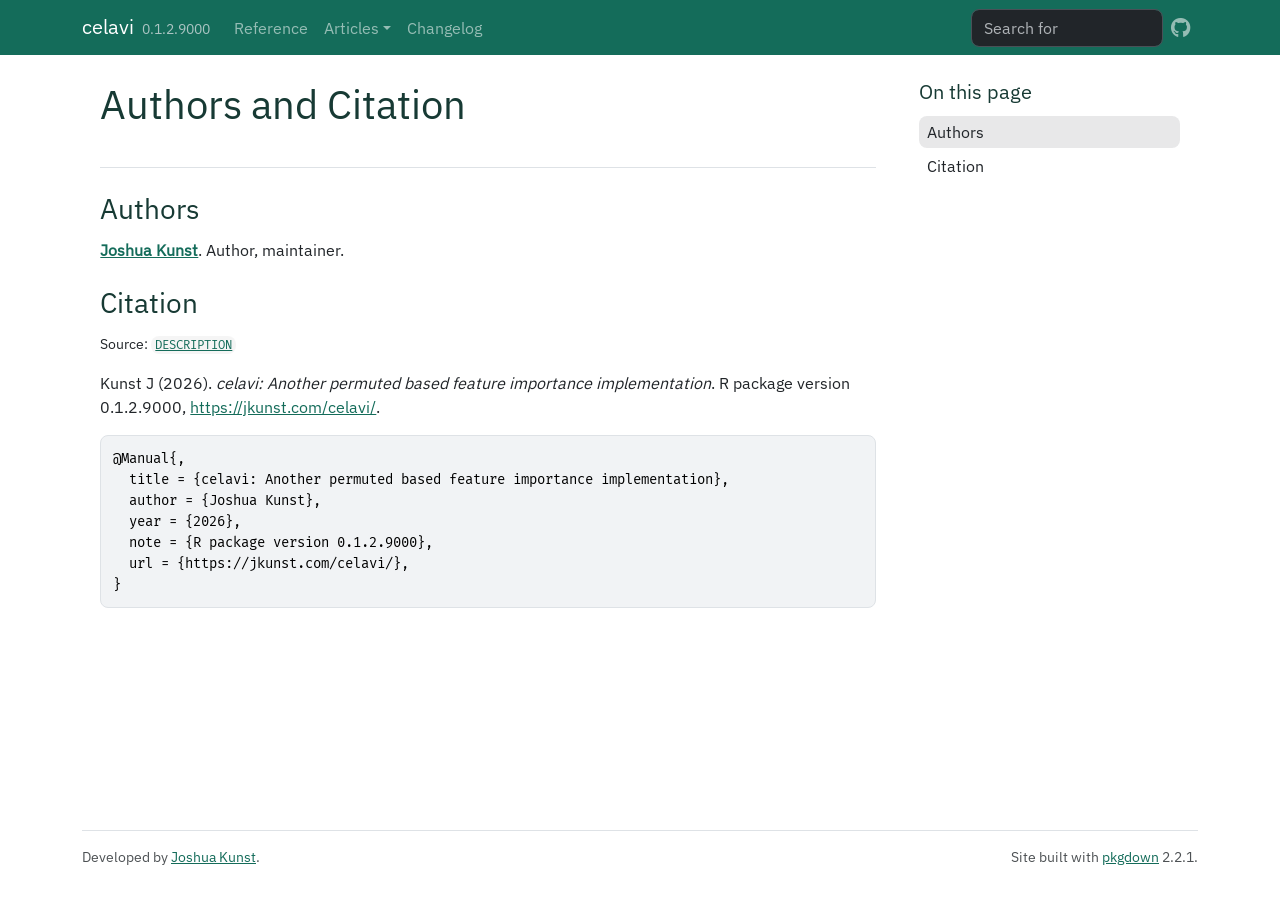
<file: authors.html>
<!DOCTYPE html>
<!-- Generated by pkgdown: do not edit by hand --><html lang="en"><head><meta http-equiv="Content-Type" content="text/html; charset=UTF-8"><meta charset="utf-8"><meta http-equiv="X-UA-Compatible" content="IE=edge"><meta name="viewport" content="width=device-width, initial-scale=1, shrink-to-fit=no"><title>Authors and Citation • celavi</title><script src="deps/jquery-3.6.0/jquery-3.6.0.min.js"></script><meta name="viewport" content="width=device-width, initial-scale=1, shrink-to-fit=no"><link href="deps/bootstrap-5.3.8/bootstrap.min.css" rel="stylesheet"><script src="deps/bootstrap-5.3.8/bootstrap.bundle.min.js"></script><link href="deps/IBM_Plex_Sans-0.4.10/font.css" rel="stylesheet"><link href="deps/Fira_Mono-0.4.10/font.css" rel="stylesheet"><link href="deps/font-awesome-6.5.2/css/all.min.css" rel="stylesheet"><link href="deps/font-awesome-6.5.2/css/v4-shims.min.css" rel="stylesheet"><script src="deps/headroom-0.11.0/headroom.min.js"></script><script src="deps/headroom-0.11.0/jQuery.headroom.min.js"></script><script src="deps/bootstrap-toc-1.0.1/bootstrap-toc.min.js"></script><script src="deps/clipboard.js-2.0.11/clipboard.min.js"></script><script src="deps/search-1.0.0/autocomplete.jquery.min.js"></script><script src="deps/search-1.0.0/fuse.min.js"></script><script src="deps/search-1.0.0/mark.min.js"></script><!-- pkgdown --><script src="pkgdown.js"></script><meta property="og:title" content="Authors and Citation"><!-- Google tag (gtag.js) --><script async src="https://www.googletagmanager.com/gtag/js?id=G-ECZ9XLT78C"></script><script>
  window.dataLayer = window.dataLayer || [];
  function gtag(){dataLayer.push(arguments);}
  gtag('js', new Date());
  gtag('config', 'G-ECZ9XLT78C');
</script></head><body>
    <a href="#main" class="visually-hidden-focusable">Skip to contents</a>


    <nav class="navbar navbar-expand-lg fixed-top bg-primary" data-bs-theme="dark" aria-label="Site navigation"><div class="container">

    <a class="navbar-brand me-2" href="index.html">celavi</a>

    <small class="nav-text text-muted me-auto" data-bs-toggle="tooltip" data-bs-placement="bottom" title="">0.1.2.9000</small>


    <button class="navbar-toggler" type="button" data-bs-toggle="collapse" data-bs-target="#navbar" aria-controls="navbar" aria-expanded="false" aria-label="Toggle navigation">
      <span class="navbar-toggler-icon"></span>
    </button>

    <div id="navbar" class="collapse navbar-collapse ms-3">
      <ul class="navbar-nav me-auto"><li class="nav-item"><a class="nav-link" href="reference/index.html">Reference</a></li>
<li class="nav-item dropdown">
  <button class="nav-link dropdown-toggle" type="button" id="dropdown-articles" data-bs-toggle="dropdown" aria-expanded="false" aria-haspopup="true">Articles</button>
  <ul class="dropdown-menu" aria-labelledby="dropdown-articles"><li><a class="dropdown-item" href="articles/Feature-selection-on-MNIST-data.html">Feature selection on MNIST data</a></li>
  </ul></li>
<li class="nav-item"><a class="nav-link" href="news/index.html">Changelog</a></li>
      </ul><ul class="navbar-nav"><li class="nav-item"><form class="form-inline" role="search">
 <input class="form-control" type="search" name="search-input" id="search-input" autocomplete="off" aria-label="Search site" placeholder="Search for" data-search-index="search.json"></form></li>
<li class="nav-item"><a class="external-link nav-link" href="https://github.com/jbkunst/celavi/" aria-label="GitHub"><span class="fa fab fa-github fa-lg"></span></a></li>
      </ul></div>


  </div>
</nav><div class="container template-citation-authors">
<div class="row">
  <main id="main" class="col-md-9"><div class="page-header">

      <h1>Authors and Citation</h1>
    </div>

    <div class="section level2">
      <h2>Authors</h2>

      <ul class="list-unstyled"><li>
          <p><strong><a href="https://jkunst.com" class="external-link">Joshua Kunst</a></strong>. Author, maintainer.
          </p>
        </li>
      </ul></div>

    <div class="section level2">
      <h2 id="citation">Citation</h2>
      <p><small class="dont-index">Source: <a href="https://github.com/jbkunst/celavi/blob/main/DESCRIPTION" class="external-link"><code>DESCRIPTION</code></a></small></p>

      <p>Kunst J (2026).
<em>celavi: Another permuted based feature importance implementation</em>.
R package version 0.1.2.9000, <a href="https://jkunst.com/celavi/">https://jkunst.com/celavi/</a>.
</p>
      <pre>@Manual{,
  title = {celavi: Another permuted based feature importance implementation},
  author = {Joshua Kunst},
  year = {2026},
  note = {R package version 0.1.2.9000},
  url = {https://jkunst.com/celavi/},
}</pre>
    </div>

  </main><aside class="col-md-3"><nav id="toc" aria-label="Table of contents"><h2>On this page</h2>
    </nav></aside></div>


    <footer><div class="pkgdown-footer-left">
  <p>Developed by <a href="https://jkunst.com" class="external-link">Joshua Kunst</a>.</p>
</div>

<div class="pkgdown-footer-right">
  <p>Site built with <a href="https://pkgdown.r-lib.org/" class="external-link">pkgdown</a> 2.2.1.</p>
</div>

    </footer></div>





  </body></html>
</file>
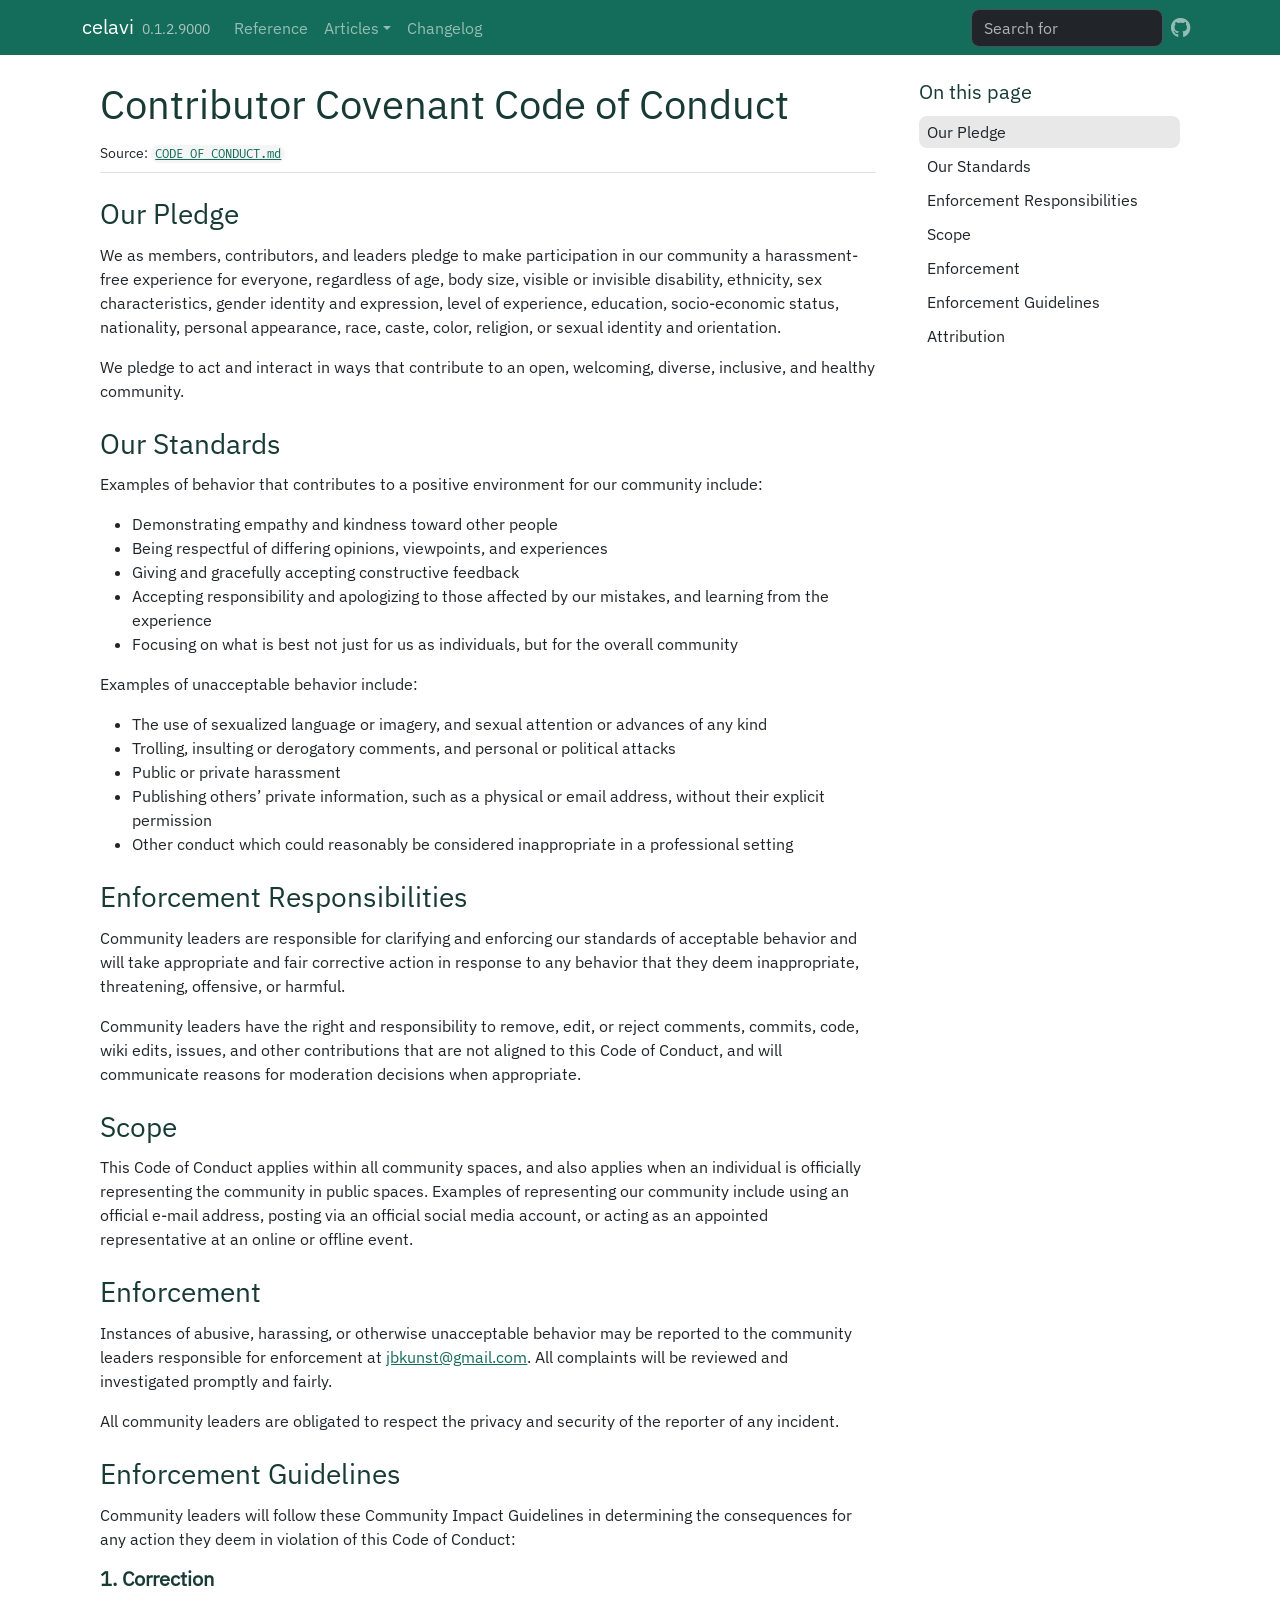
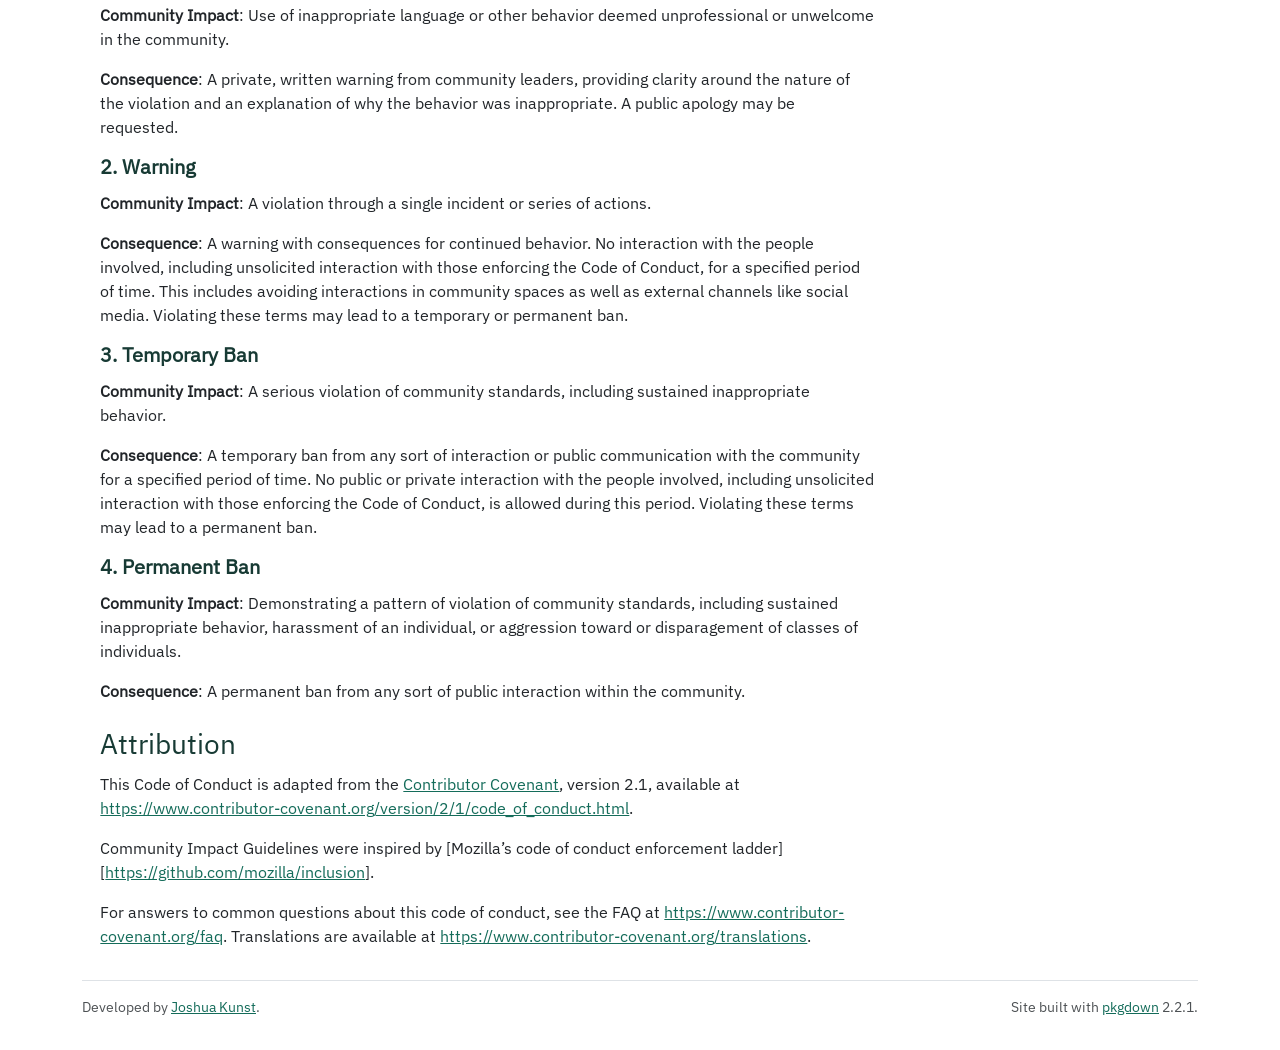
<file: CODE_OF_CONDUCT.html>
<!DOCTYPE html>
<!-- Generated by pkgdown: do not edit by hand --><html lang="en"><head><meta http-equiv="Content-Type" content="text/html; charset=UTF-8"><meta charset="utf-8"><meta http-equiv="X-UA-Compatible" content="IE=edge"><meta name="viewport" content="width=device-width, initial-scale=1, shrink-to-fit=no"><title>Contributor Covenant Code of Conduct • celavi</title><script src="deps/jquery-3.6.0/jquery-3.6.0.min.js"></script><meta name="viewport" content="width=device-width, initial-scale=1, shrink-to-fit=no"><link href="deps/bootstrap-5.3.8/bootstrap.min.css" rel="stylesheet"><script src="deps/bootstrap-5.3.8/bootstrap.bundle.min.js"></script><link href="deps/IBM_Plex_Sans-0.4.10/font.css" rel="stylesheet"><link href="deps/Fira_Mono-0.4.10/font.css" rel="stylesheet"><link href="deps/font-awesome-6.5.2/css/all.min.css" rel="stylesheet"><link href="deps/font-awesome-6.5.2/css/v4-shims.min.css" rel="stylesheet"><script src="deps/headroom-0.11.0/headroom.min.js"></script><script src="deps/headroom-0.11.0/jQuery.headroom.min.js"></script><script src="deps/bootstrap-toc-1.0.1/bootstrap-toc.min.js"></script><script src="deps/clipboard.js-2.0.11/clipboard.min.js"></script><script src="deps/search-1.0.0/autocomplete.jquery.min.js"></script><script src="deps/search-1.0.0/fuse.min.js"></script><script src="deps/search-1.0.0/mark.min.js"></script><!-- pkgdown --><script src="pkgdown.js"></script><meta property="og:title" content="Contributor Covenant Code of Conduct"><!-- Google tag (gtag.js) --><script async src="https://www.googletagmanager.com/gtag/js?id=G-ECZ9XLT78C"></script><script>
  window.dataLayer = window.dataLayer || [];
  function gtag(){dataLayer.push(arguments);}
  gtag('js', new Date());
  gtag('config', 'G-ECZ9XLT78C');
</script></head><body>
    <a href="#main" class="visually-hidden-focusable">Skip to contents</a>


    <nav class="navbar navbar-expand-lg fixed-top bg-primary" data-bs-theme="dark" aria-label="Site navigation"><div class="container">

    <a class="navbar-brand me-2" href="index.html">celavi</a>

    <small class="nav-text text-muted me-auto" data-bs-toggle="tooltip" data-bs-placement="bottom" title="">0.1.2.9000</small>


    <button class="navbar-toggler" type="button" data-bs-toggle="collapse" data-bs-target="#navbar" aria-controls="navbar" aria-expanded="false" aria-label="Toggle navigation">
      <span class="navbar-toggler-icon"></span>
    </button>

    <div id="navbar" class="collapse navbar-collapse ms-3">
      <ul class="navbar-nav me-auto"><li class="nav-item"><a class="nav-link" href="reference/index.html">Reference</a></li>
<li class="nav-item dropdown">
  <button class="nav-link dropdown-toggle" type="button" id="dropdown-articles" data-bs-toggle="dropdown" aria-expanded="false" aria-haspopup="true">Articles</button>
  <ul class="dropdown-menu" aria-labelledby="dropdown-articles"><li><a class="dropdown-item" href="articles/Feature-selection-on-MNIST-data.html">Feature selection on MNIST data</a></li>
  </ul></li>
<li class="nav-item"><a class="nav-link" href="news/index.html">Changelog</a></li>
      </ul><ul class="navbar-nav"><li class="nav-item"><form class="form-inline" role="search">
 <input class="form-control" type="search" name="search-input" id="search-input" autocomplete="off" aria-label="Search site" placeholder="Search for" data-search-index="search.json"></form></li>
<li class="nav-item"><a class="external-link nav-link" href="https://github.com/jbkunst/celavi/" aria-label="GitHub"><span class="fa fab fa-github fa-lg"></span></a></li>
      </ul></div>


  </div>
</nav><div class="container template-title-body">
<div class="row">
  <main id="main" class="col-md-9"><div class="page-header">

      <h1>Contributor Covenant Code of Conduct</h1>
      <small class="dont-index">Source: <a href="https://github.com/jbkunst/celavi/blob/main/CODE_OF_CONDUCT.md" class="external-link"><code>CODE_OF_CONDUCT.md</code></a></small>
    </div>

<div id="contributor-covenant-code-of-conduct" class="section level1">

<div class="section level2">
<h2 id="our-pledge">Our Pledge<a class="anchor" aria-label="anchor" href="#our-pledge"></a></h2>
<p>We as members, contributors, and leaders pledge to make participation in our community a harassment-free experience for everyone, regardless of age, body size, visible or invisible disability, ethnicity, sex characteristics, gender identity and expression, level of experience, education, socio-economic status, nationality, personal appearance, race, caste, color, religion, or sexual identity and orientation.</p>
<p>We pledge to act and interact in ways that contribute to an open, welcoming, diverse, inclusive, and healthy community.</p>
</div>
<div class="section level2">
<h2 id="our-standards">Our Standards<a class="anchor" aria-label="anchor" href="#our-standards"></a></h2>
<p>Examples of behavior that contributes to a positive environment for our community include:</p>
<ul><li>Demonstrating empathy and kindness toward other people</li>
<li>Being respectful of differing opinions, viewpoints, and experiences</li>
<li>Giving and gracefully accepting constructive feedback</li>
<li>Accepting responsibility and apologizing to those affected by our mistakes, and learning from the experience</li>
<li>Focusing on what is best not just for us as individuals, but for the overall community</li>
</ul><p>Examples of unacceptable behavior include:</p>
<ul><li>The use of sexualized language or imagery, and sexual attention or advances of any kind</li>
<li>Trolling, insulting or derogatory comments, and personal or political attacks</li>
<li>Public or private harassment</li>
<li>Publishing others’ private information, such as a physical or email address, without their explicit permission</li>
<li>Other conduct which could reasonably be considered inappropriate in a professional setting</li>
</ul></div>
<div class="section level2">
<h2 id="enforcement-responsibilities">Enforcement Responsibilities<a class="anchor" aria-label="anchor" href="#enforcement-responsibilities"></a></h2>
<p>Community leaders are responsible for clarifying and enforcing our standards of acceptable behavior and will take appropriate and fair corrective action in response to any behavior that they deem inappropriate, threatening, offensive, or harmful.</p>
<p>Community leaders have the right and responsibility to remove, edit, or reject comments, commits, code, wiki edits, issues, and other contributions that are not aligned to this Code of Conduct, and will communicate reasons for moderation decisions when appropriate.</p>
</div>
<div class="section level2">
<h2 id="scope">Scope<a class="anchor" aria-label="anchor" href="#scope"></a></h2>
<p>This Code of Conduct applies within all community spaces, and also applies when an individual is officially representing the community in public spaces. Examples of representing our community include using an official e-mail address, posting via an official social media account, or acting as an appointed representative at an online or offline event.</p>
</div>
<div class="section level2">
<h2 id="enforcement">Enforcement<a class="anchor" aria-label="anchor" href="#enforcement"></a></h2>
<p>Instances of abusive, harassing, or otherwise unacceptable behavior may be reported to the community leaders responsible for enforcement at <a href="mailto:jbkunst@gmail.com" class="email">jbkunst@gmail.com</a>. All complaints will be reviewed and investigated promptly and fairly.</p>
<p>All community leaders are obligated to respect the privacy and security of the reporter of any incident.</p>
</div>
<div class="section level2">
<h2 id="enforcement-guidelines">Enforcement Guidelines<a class="anchor" aria-label="anchor" href="#enforcement-guidelines"></a></h2>
<p>Community leaders will follow these Community Impact Guidelines in determining the consequences for any action they deem in violation of this Code of Conduct:</p>
<div class="section level3">
<h3 id="id_1-correction">1. Correction<a class="anchor" aria-label="anchor" href="#id_1-correction"></a></h3>
<p><strong>Community Impact</strong>: Use of inappropriate language or other behavior deemed unprofessional or unwelcome in the community.</p>
<p><strong>Consequence</strong>: A private, written warning from community leaders, providing clarity around the nature of the violation and an explanation of why the behavior was inappropriate. A public apology may be requested.</p>
</div>
<div class="section level3">
<h3 id="id_2-warning">2. Warning<a class="anchor" aria-label="anchor" href="#id_2-warning"></a></h3>
<p><strong>Community Impact</strong>: A violation through a single incident or series of actions.</p>
<p><strong>Consequence</strong>: A warning with consequences for continued behavior. No interaction with the people involved, including unsolicited interaction with those enforcing the Code of Conduct, for a specified period of time. This includes avoiding interactions in community spaces as well as external channels like social media. Violating these terms may lead to a temporary or permanent ban.</p>
</div>
<div class="section level3">
<h3 id="id_3-temporary-ban">3. Temporary Ban<a class="anchor" aria-label="anchor" href="#id_3-temporary-ban"></a></h3>
<p><strong>Community Impact</strong>: A serious violation of community standards, including sustained inappropriate behavior.</p>
<p><strong>Consequence</strong>: A temporary ban from any sort of interaction or public communication with the community for a specified period of time. No public or private interaction with the people involved, including unsolicited interaction with those enforcing the Code of Conduct, is allowed during this period. Violating these terms may lead to a permanent ban.</p>
</div>
<div class="section level3">
<h3 id="id_4-permanent-ban">4. Permanent Ban<a class="anchor" aria-label="anchor" href="#id_4-permanent-ban"></a></h3>
<p><strong>Community Impact</strong>: Demonstrating a pattern of violation of community standards, including sustained inappropriate behavior, harassment of an individual, or aggression toward or disparagement of classes of individuals.</p>
<p><strong>Consequence</strong>: A permanent ban from any sort of public interaction within the community.</p>
</div>
</div>
<div class="section level2">
<h2 id="attribution">Attribution<a class="anchor" aria-label="anchor" href="#attribution"></a></h2>
<p>This Code of Conduct is adapted from the <a href="https://www.contributor-covenant.org" class="external-link">Contributor Covenant</a>, version 2.1, available at <a href="https://www.contributor-covenant.org/version/2/1/code_of_conduct.html" class="external-link uri">https://www.contributor-covenant.org/version/2/1/code_of_conduct.html</a>.</p>
<p>Community Impact Guidelines were inspired by [Mozilla’s code of conduct enforcement ladder][<a href="https://github.com/mozilla/inclusion" class="external-link uri">https://github.com/mozilla/inclusion</a>].</p>
<p>For answers to common questions about this code of conduct, see the FAQ at <a href="https://www.contributor-covenant.org/faq" class="external-link uri">https://www.contributor-covenant.org/faq</a>. Translations are available at <a href="https://www.contributor-covenant.org/translations" class="external-link uri">https://www.contributor-covenant.org/translations</a>.</p>
</div>
</div>

  </main><aside class="col-md-3"><nav id="toc" aria-label="Table of contents"><h2>On this page</h2>
    </nav></aside></div>


    <footer><div class="pkgdown-footer-left">
  <p>Developed by <a href="https://jkunst.com" class="external-link">Joshua Kunst</a>.</p>
</div>

<div class="pkgdown-footer-right">
  <p>Site built with <a href="https://pkgdown.r-lib.org/" class="external-link">pkgdown</a> 2.2.1.</p>
</div>

    </footer></div>





  </body></html>
</file>
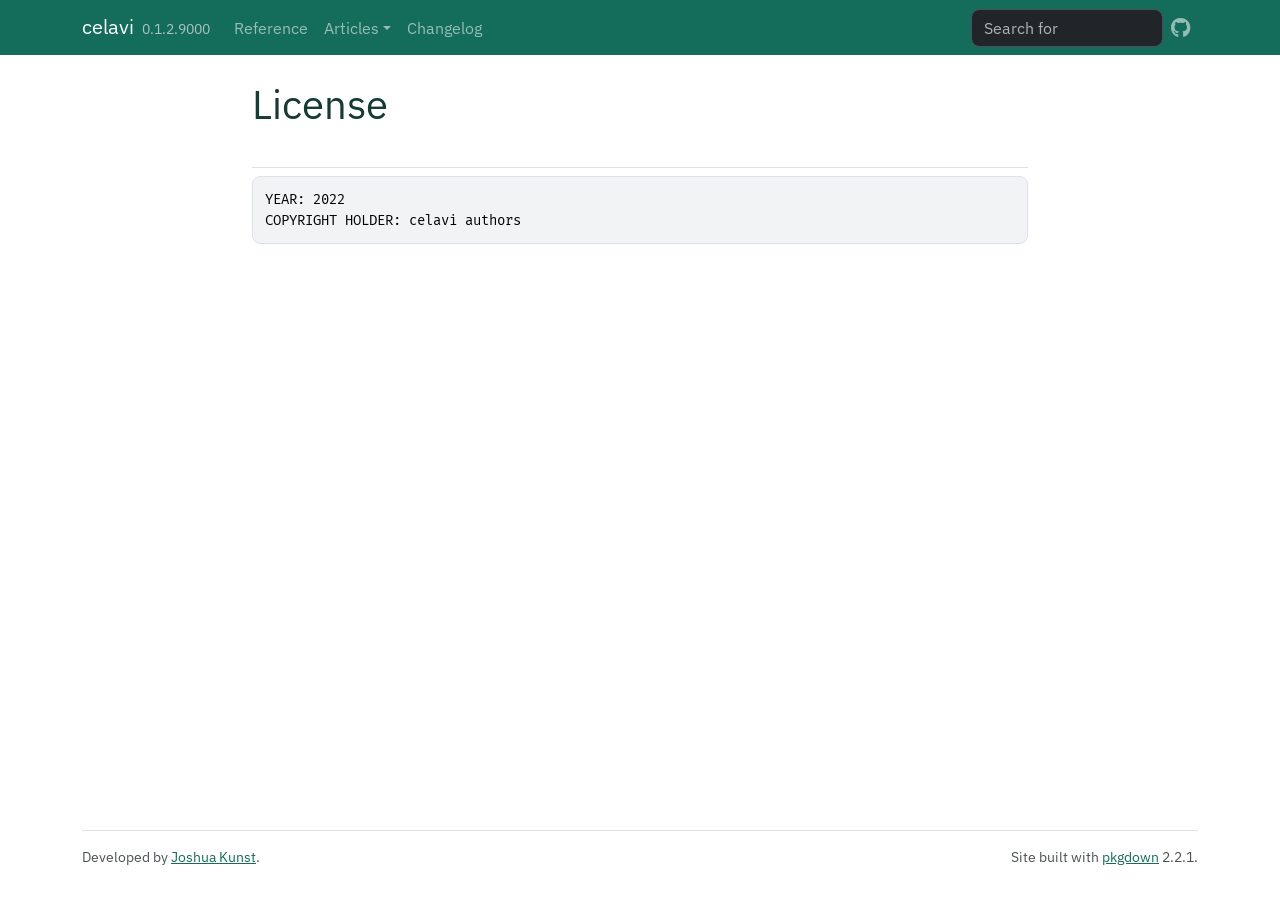
<file: LICENSE-text.html>
<!DOCTYPE html>
<!-- Generated by pkgdown: do not edit by hand --><html lang="en"><head><meta http-equiv="Content-Type" content="text/html; charset=UTF-8"><meta charset="utf-8"><meta http-equiv="X-UA-Compatible" content="IE=edge"><meta name="viewport" content="width=device-width, initial-scale=1, shrink-to-fit=no"><title>License • celavi</title><script src="deps/jquery-3.6.0/jquery-3.6.0.min.js"></script><meta name="viewport" content="width=device-width, initial-scale=1, shrink-to-fit=no"><link href="deps/bootstrap-5.3.8/bootstrap.min.css" rel="stylesheet"><script src="deps/bootstrap-5.3.8/bootstrap.bundle.min.js"></script><link href="deps/IBM_Plex_Sans-0.4.10/font.css" rel="stylesheet"><link href="deps/Fira_Mono-0.4.10/font.css" rel="stylesheet"><link href="deps/font-awesome-6.5.2/css/all.min.css" rel="stylesheet"><link href="deps/font-awesome-6.5.2/css/v4-shims.min.css" rel="stylesheet"><script src="deps/headroom-0.11.0/headroom.min.js"></script><script src="deps/headroom-0.11.0/jQuery.headroom.min.js"></script><script src="deps/bootstrap-toc-1.0.1/bootstrap-toc.min.js"></script><script src="deps/clipboard.js-2.0.11/clipboard.min.js"></script><script src="deps/search-1.0.0/autocomplete.jquery.min.js"></script><script src="deps/search-1.0.0/fuse.min.js"></script><script src="deps/search-1.0.0/mark.min.js"></script><!-- pkgdown --><script src="pkgdown.js"></script><meta property="og:title" content="License"><!-- Google tag (gtag.js) --><script async src="https://www.googletagmanager.com/gtag/js?id=G-ECZ9XLT78C"></script><script>
  window.dataLayer = window.dataLayer || [];
  function gtag(){dataLayer.push(arguments);}
  gtag('js', new Date());
  gtag('config', 'G-ECZ9XLT78C');
</script></head><body>
    <a href="#main" class="visually-hidden-focusable">Skip to contents</a>


    <nav class="navbar navbar-expand-lg fixed-top bg-primary" data-bs-theme="dark" aria-label="Site navigation"><div class="container">

    <a class="navbar-brand me-2" href="index.html">celavi</a>

    <small class="nav-text text-muted me-auto" data-bs-toggle="tooltip" data-bs-placement="bottom" title="">0.1.2.9000</small>


    <button class="navbar-toggler" type="button" data-bs-toggle="collapse" data-bs-target="#navbar" aria-controls="navbar" aria-expanded="false" aria-label="Toggle navigation">
      <span class="navbar-toggler-icon"></span>
    </button>

    <div id="navbar" class="collapse navbar-collapse ms-3">
      <ul class="navbar-nav me-auto"><li class="nav-item"><a class="nav-link" href="reference/index.html">Reference</a></li>
<li class="nav-item dropdown">
  <button class="nav-link dropdown-toggle" type="button" id="dropdown-articles" data-bs-toggle="dropdown" aria-expanded="false" aria-haspopup="true">Articles</button>
  <ul class="dropdown-menu" aria-labelledby="dropdown-articles"><li><a class="dropdown-item" href="articles/Feature-selection-on-MNIST-data.html">Feature selection on MNIST data</a></li>
  </ul></li>
<li class="nav-item"><a class="nav-link" href="news/index.html">Changelog</a></li>
      </ul><ul class="navbar-nav"><li class="nav-item"><form class="form-inline" role="search">
 <input class="form-control" type="search" name="search-input" id="search-input" autocomplete="off" aria-label="Search site" placeholder="Search for" data-search-index="search.json"></form></li>
<li class="nav-item"><a class="external-link nav-link" href="https://github.com/jbkunst/celavi/" aria-label="GitHub"><span class="fa fab fa-github fa-lg"></span></a></li>
      </ul></div>


  </div>
</nav><div class="container template-title-body">
<div class="row">
  <main id="main" class="col-md-9"><div class="page-header">

      <h1>License</h1>

    </div>

<pre>YEAR: 2022
COPYRIGHT HOLDER: celavi authors
</pre>

  </main></div>


    <footer><div class="pkgdown-footer-left">
  <p>Developed by <a href="https://jkunst.com" class="external-link">Joshua Kunst</a>.</p>
</div>

<div class="pkgdown-footer-right">
  <p>Site built with <a href="https://pkgdown.r-lib.org/" class="external-link">pkgdown</a> 2.2.1.</p>
</div>

    </footer></div>





  </body></html>
</file>
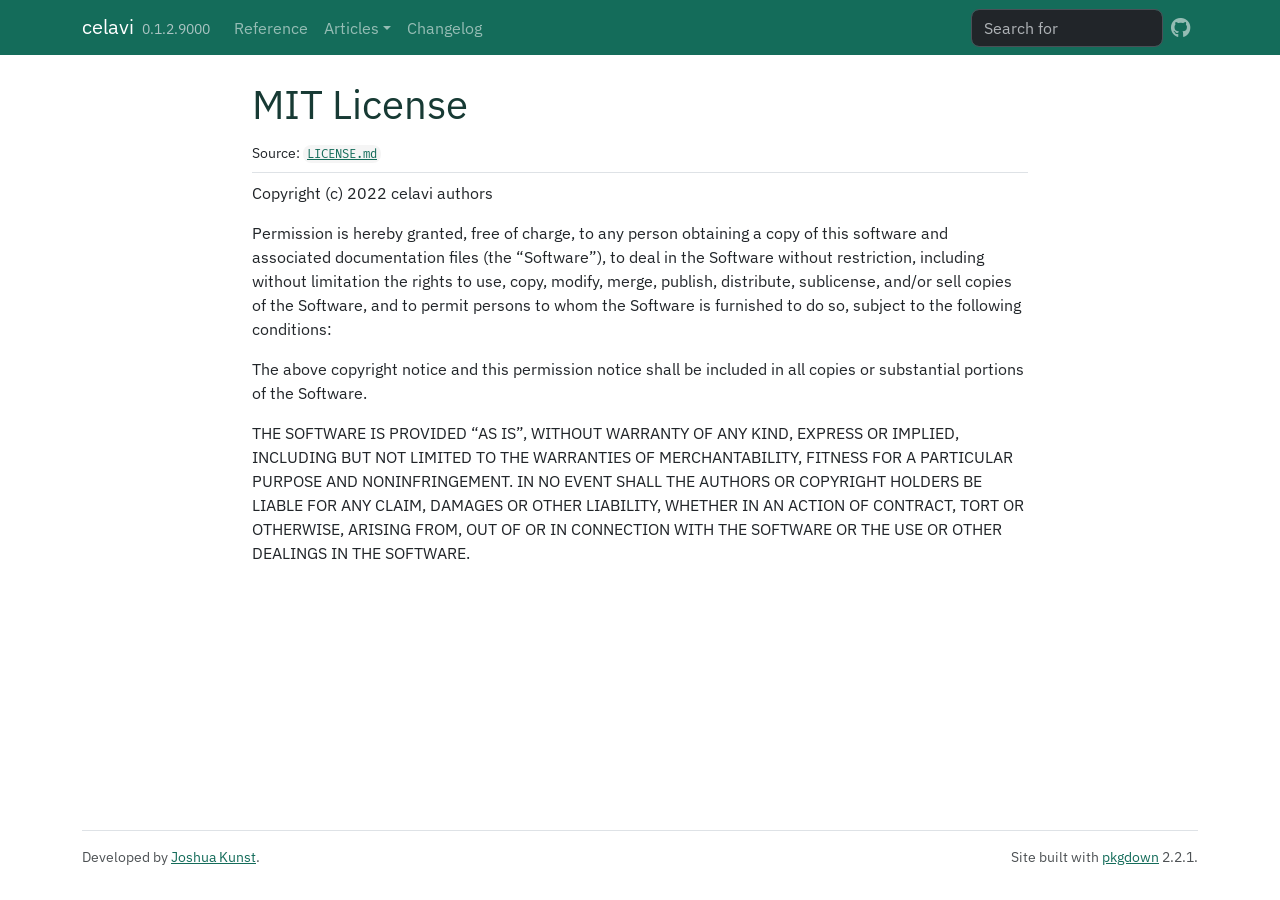
<file: LICENSE.html>
<!DOCTYPE html>
<!-- Generated by pkgdown: do not edit by hand --><html lang="en"><head><meta http-equiv="Content-Type" content="text/html; charset=UTF-8"><meta charset="utf-8"><meta http-equiv="X-UA-Compatible" content="IE=edge"><meta name="viewport" content="width=device-width, initial-scale=1, shrink-to-fit=no"><title>MIT License • celavi</title><script src="deps/jquery-3.6.0/jquery-3.6.0.min.js"></script><meta name="viewport" content="width=device-width, initial-scale=1, shrink-to-fit=no"><link href="deps/bootstrap-5.3.8/bootstrap.min.css" rel="stylesheet"><script src="deps/bootstrap-5.3.8/bootstrap.bundle.min.js"></script><link href="deps/IBM_Plex_Sans-0.4.10/font.css" rel="stylesheet"><link href="deps/Fira_Mono-0.4.10/font.css" rel="stylesheet"><link href="deps/font-awesome-6.5.2/css/all.min.css" rel="stylesheet"><link href="deps/font-awesome-6.5.2/css/v4-shims.min.css" rel="stylesheet"><script src="deps/headroom-0.11.0/headroom.min.js"></script><script src="deps/headroom-0.11.0/jQuery.headroom.min.js"></script><script src="deps/bootstrap-toc-1.0.1/bootstrap-toc.min.js"></script><script src="deps/clipboard.js-2.0.11/clipboard.min.js"></script><script src="deps/search-1.0.0/autocomplete.jquery.min.js"></script><script src="deps/search-1.0.0/fuse.min.js"></script><script src="deps/search-1.0.0/mark.min.js"></script><!-- pkgdown --><script src="pkgdown.js"></script><meta property="og:title" content="MIT License"><!-- Google tag (gtag.js) --><script async src="https://www.googletagmanager.com/gtag/js?id=G-ECZ9XLT78C"></script><script>
  window.dataLayer = window.dataLayer || [];
  function gtag(){dataLayer.push(arguments);}
  gtag('js', new Date());
  gtag('config', 'G-ECZ9XLT78C');
</script></head><body>
    <a href="#main" class="visually-hidden-focusable">Skip to contents</a>


    <nav class="navbar navbar-expand-lg fixed-top bg-primary" data-bs-theme="dark" aria-label="Site navigation"><div class="container">

    <a class="navbar-brand me-2" href="index.html">celavi</a>

    <small class="nav-text text-muted me-auto" data-bs-toggle="tooltip" data-bs-placement="bottom" title="">0.1.2.9000</small>


    <button class="navbar-toggler" type="button" data-bs-toggle="collapse" data-bs-target="#navbar" aria-controls="navbar" aria-expanded="false" aria-label="Toggle navigation">
      <span class="navbar-toggler-icon"></span>
    </button>

    <div id="navbar" class="collapse navbar-collapse ms-3">
      <ul class="navbar-nav me-auto"><li class="nav-item"><a class="nav-link" href="reference/index.html">Reference</a></li>
<li class="nav-item dropdown">
  <button class="nav-link dropdown-toggle" type="button" id="dropdown-articles" data-bs-toggle="dropdown" aria-expanded="false" aria-haspopup="true">Articles</button>
  <ul class="dropdown-menu" aria-labelledby="dropdown-articles"><li><a class="dropdown-item" href="articles/Feature-selection-on-MNIST-data.html">Feature selection on MNIST data</a></li>
  </ul></li>
<li class="nav-item"><a class="nav-link" href="news/index.html">Changelog</a></li>
      </ul><ul class="navbar-nav"><li class="nav-item"><form class="form-inline" role="search">
 <input class="form-control" type="search" name="search-input" id="search-input" autocomplete="off" aria-label="Search site" placeholder="Search for" data-search-index="search.json"></form></li>
<li class="nav-item"><a class="external-link nav-link" href="https://github.com/jbkunst/celavi/" aria-label="GitHub"><span class="fa fab fa-github fa-lg"></span></a></li>
      </ul></div>


  </div>
</nav><div class="container template-title-body">
<div class="row">
  <main id="main" class="col-md-9"><div class="page-header">

      <h1>MIT License</h1>
      <small class="dont-index">Source: <a href="https://github.com/jbkunst/celavi/blob/main/LICENSE.md" class="external-link"><code>LICENSE.md</code></a></small>
    </div>

<div id="mit-license" class="section level1">

<p>Copyright (c) 2022 celavi authors</p>
<p>Permission is hereby granted, free of charge, to any person obtaining a copy of this software and associated documentation files (the “Software”), to deal in the Software without restriction, including without limitation the rights to use, copy, modify, merge, publish, distribute, sublicense, and/or sell copies of the Software, and to permit persons to whom the Software is furnished to do so, subject to the following conditions:</p>
<p>The above copyright notice and this permission notice shall be included in all copies or substantial portions of the Software.</p>
<p>THE SOFTWARE IS PROVIDED “AS IS”, WITHOUT WARRANTY OF ANY KIND, EXPRESS OR IMPLIED, INCLUDING BUT NOT LIMITED TO THE WARRANTIES OF MERCHANTABILITY, FITNESS FOR A PARTICULAR PURPOSE AND NONINFRINGEMENT. IN NO EVENT SHALL THE AUTHORS OR COPYRIGHT HOLDERS BE LIABLE FOR ANY CLAIM, DAMAGES OR OTHER LIABILITY, WHETHER IN AN ACTION OF CONTRACT, TORT OR OTHERWISE, ARISING FROM, OUT OF OR IN CONNECTION WITH THE SOFTWARE OR THE USE OR OTHER DEALINGS IN THE SOFTWARE.</p>
</div>

  </main></div>


    <footer><div class="pkgdown-footer-left">
  <p>Developed by <a href="https://jkunst.com" class="external-link">Joshua Kunst</a>.</p>
</div>

<div class="pkgdown-footer-right">
  <p>Site built with <a href="https://pkgdown.r-lib.org/" class="external-link">pkgdown</a> 2.2.1.</p>
</div>

    </footer></div>





  </body></html>
</file>
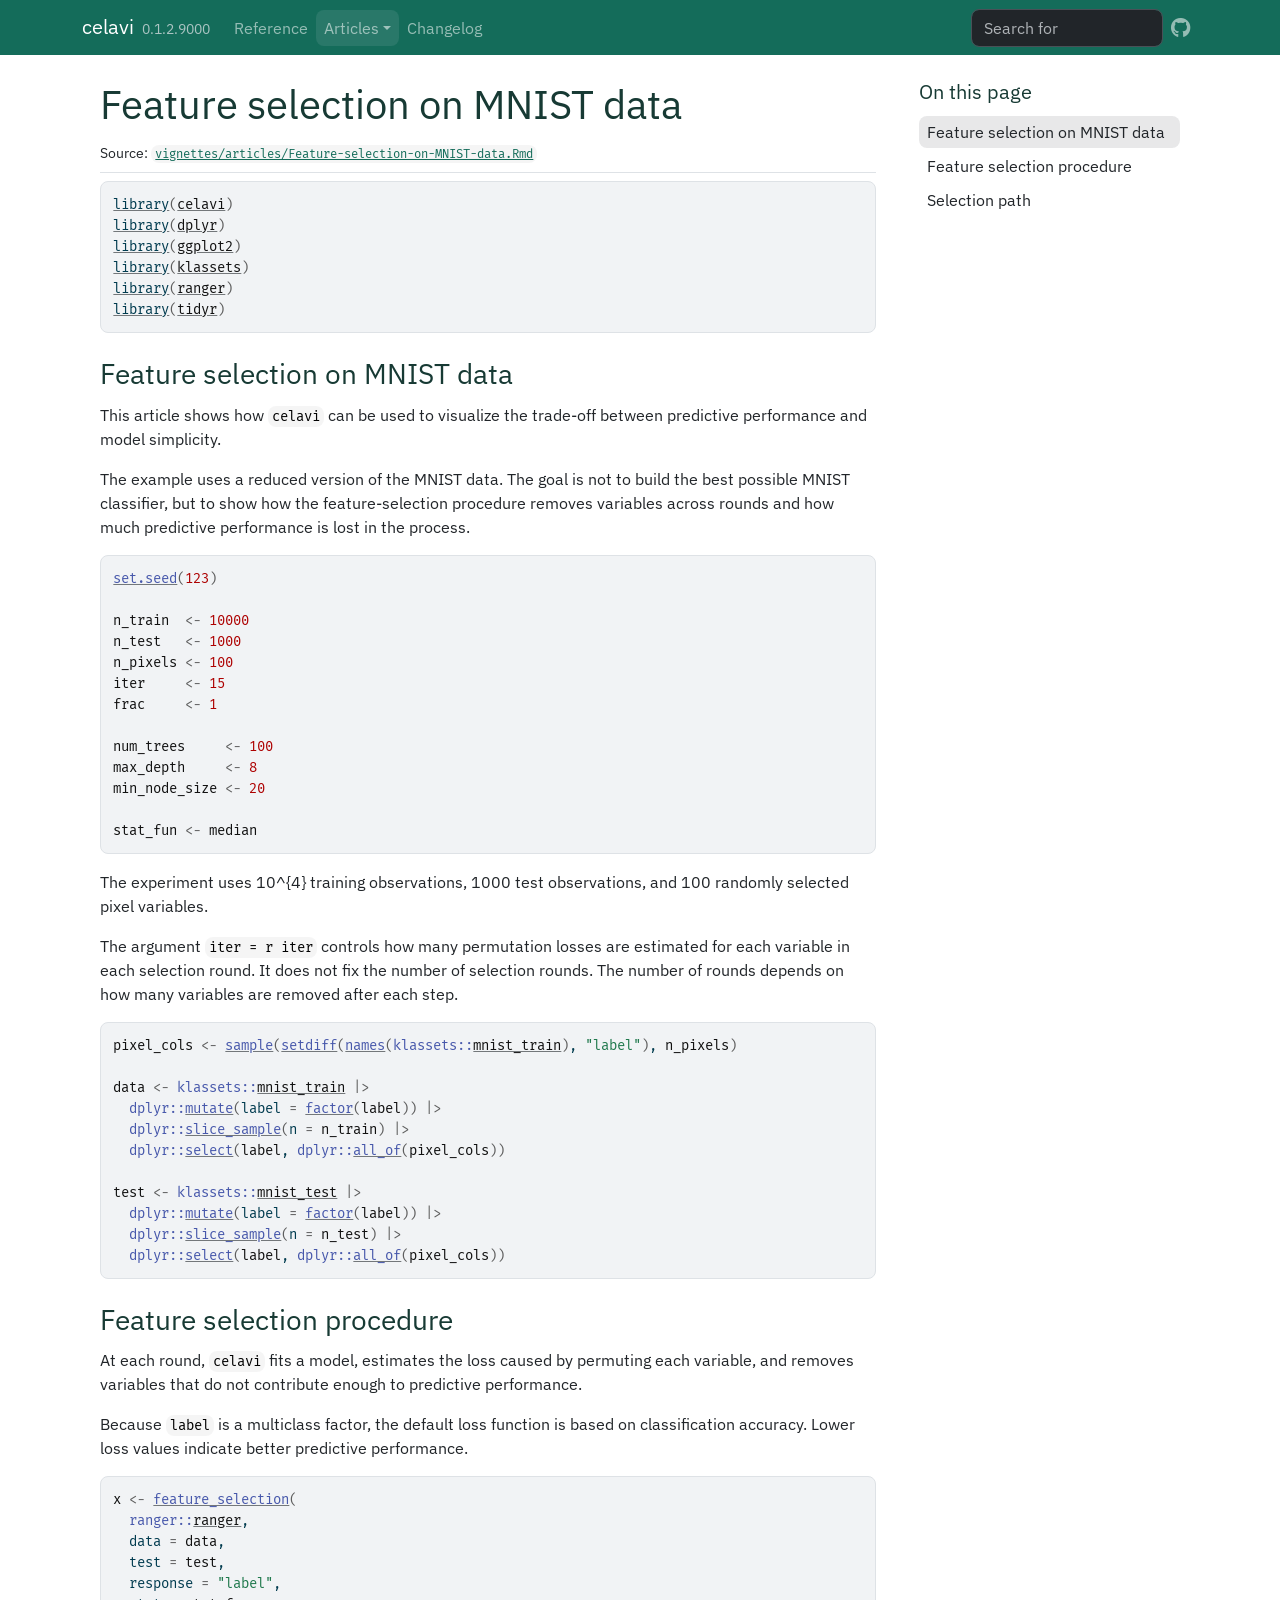
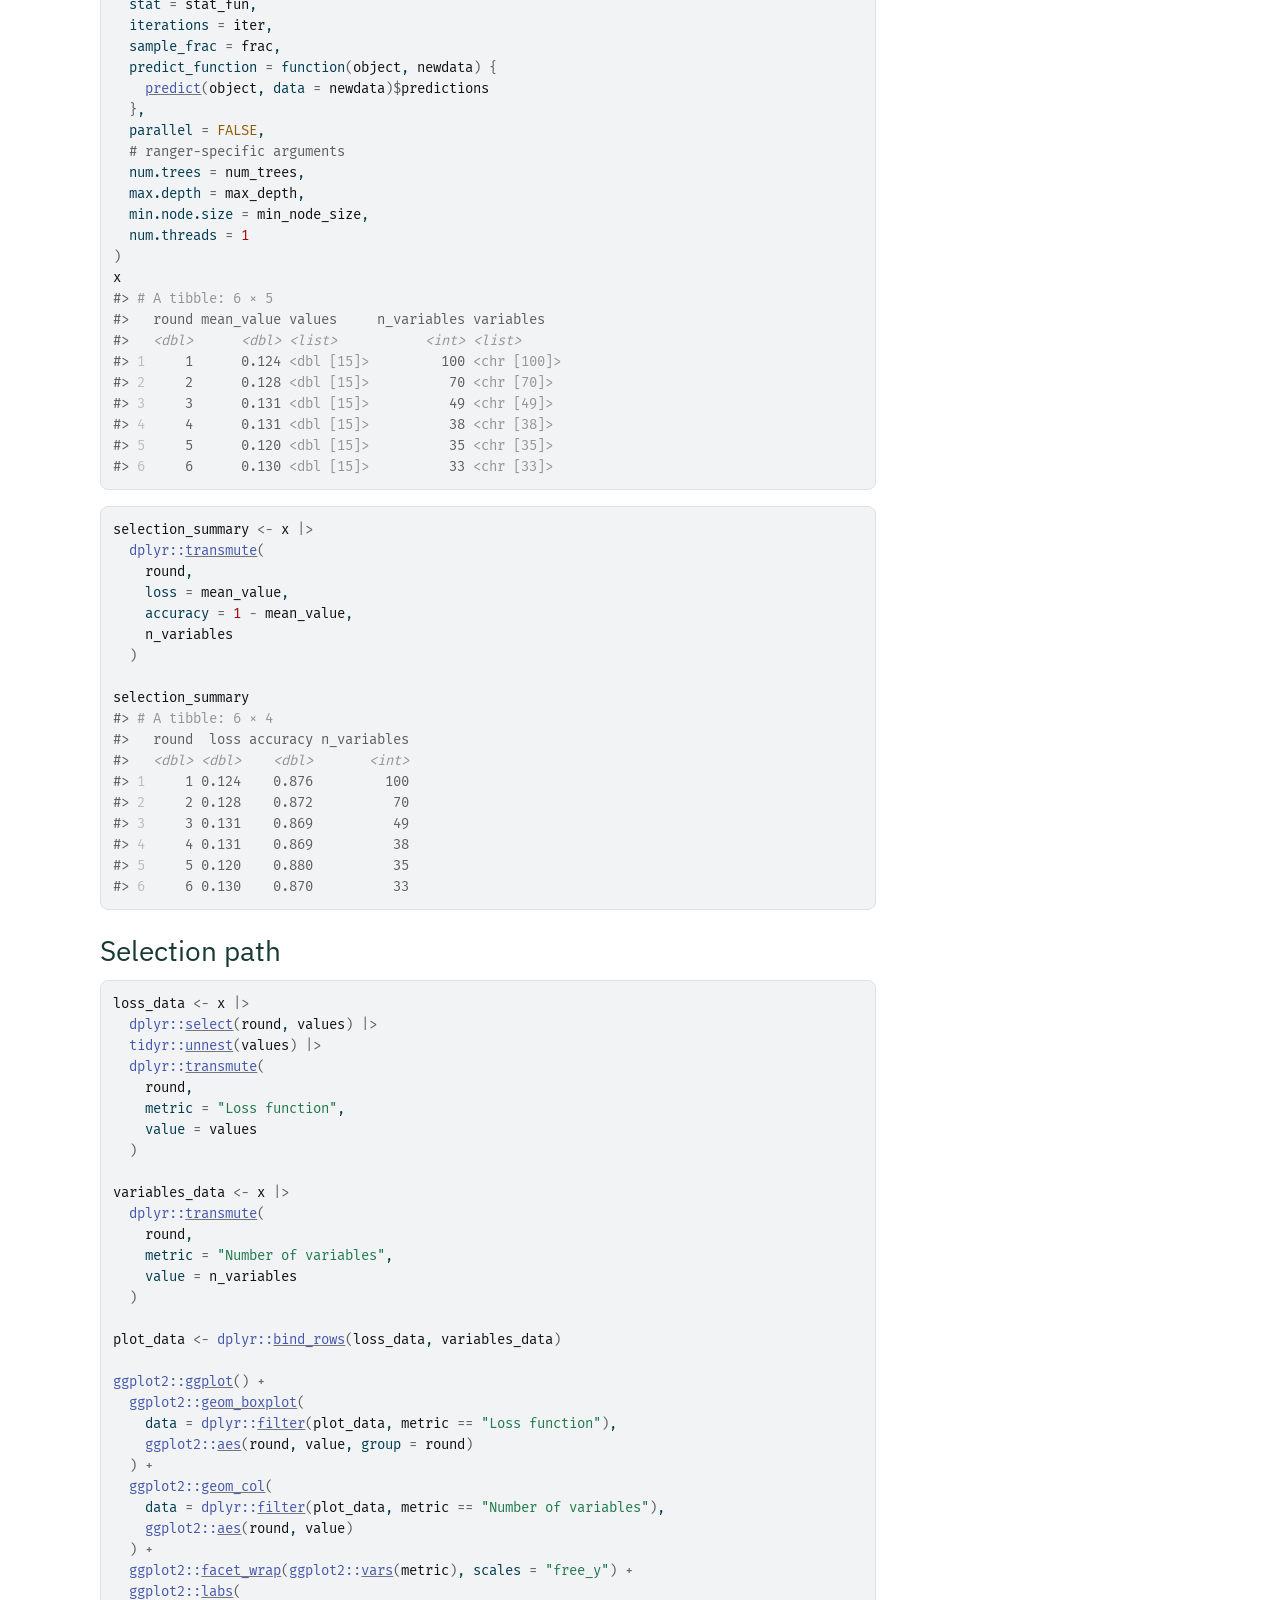
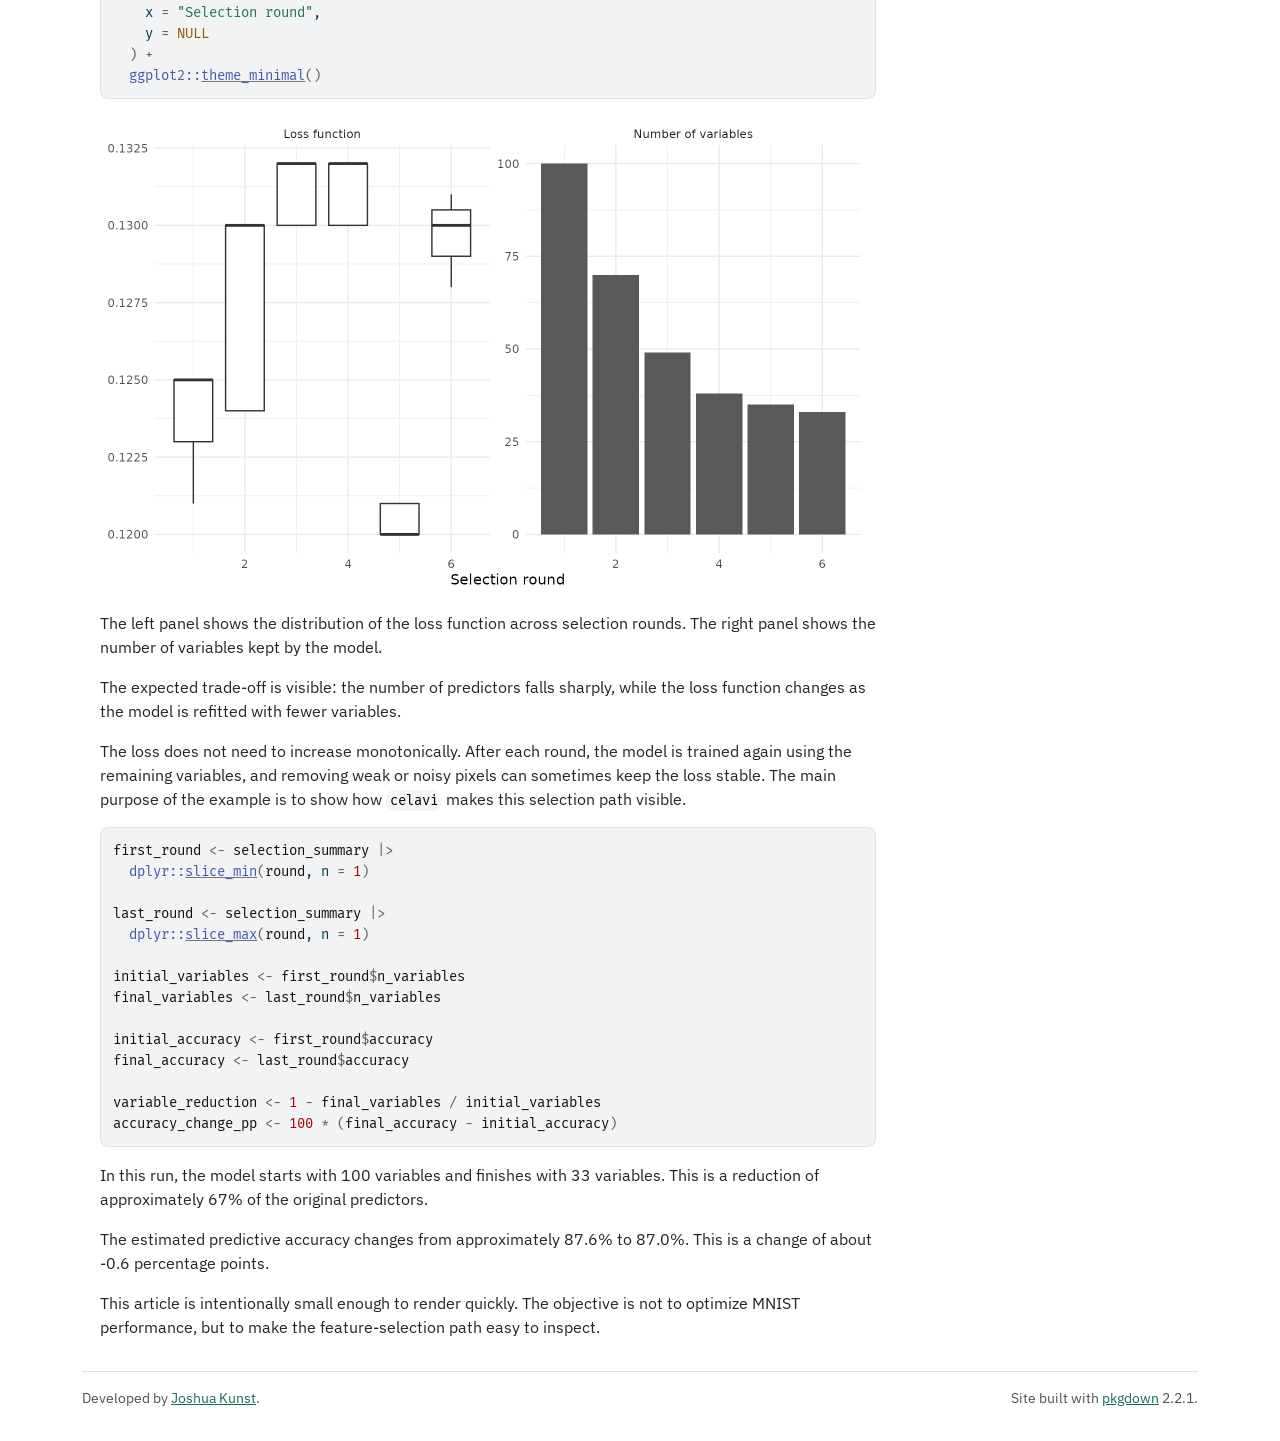
<file: articles/Feature-selection-on-MNIST-data.html>
<!DOCTYPE html>
<!-- Generated by pkgdown: do not edit by hand --><html lang="en">
<head>
<meta http-equiv="Content-Type" content="text/html; charset=UTF-8">
<meta charset="utf-8">
<meta http-equiv="X-UA-Compatible" content="IE=edge">
<meta name="viewport" content="width=device-width, initial-scale=1, shrink-to-fit=no">
<title>Feature selection on MNIST data • celavi</title>
<script src="../deps/jquery-3.6.0/jquery-3.6.0.min.js"></script><meta name="viewport" content="width=device-width, initial-scale=1, shrink-to-fit=no">
<link href="../deps/bootstrap-5.3.8/bootstrap.min.css" rel="stylesheet">
<script src="../deps/bootstrap-5.3.8/bootstrap.bundle.min.js"></script><link href="../deps/IBM_Plex_Sans-0.4.10/font.css" rel="stylesheet">
<link href="../deps/Fira_Mono-0.4.10/font.css" rel="stylesheet">
<link href="../deps/font-awesome-6.5.2/css/all.min.css" rel="stylesheet">
<link href="../deps/font-awesome-6.5.2/css/v4-shims.min.css" rel="stylesheet">
<script src="../deps/headroom-0.11.0/headroom.min.js"></script><script src="../deps/headroom-0.11.0/jQuery.headroom.min.js"></script><script src="../deps/bootstrap-toc-1.0.1/bootstrap-toc.min.js"></script><script src="../deps/clipboard.js-2.0.11/clipboard.min.js"></script><script src="../deps/search-1.0.0/autocomplete.jquery.min.js"></script><script src="../deps/search-1.0.0/fuse.min.js"></script><script src="../deps/search-1.0.0/mark.min.js"></script><!-- pkgdown --><script src="../pkgdown.js"></script><meta property="og:title" content="Feature selection on MNIST data">
<!-- Google tag (gtag.js) --><script async src="https://www.googletagmanager.com/gtag/js?id=G-ECZ9XLT78C"></script><script>
  window.dataLayer = window.dataLayer || [];
  function gtag(){dataLayer.push(arguments);}
  gtag('js', new Date());
  gtag('config', 'G-ECZ9XLT78C');
</script>
</head>
<body>
    <a href="#main" class="visually-hidden-focusable">Skip to contents</a>


    <nav class="navbar navbar-expand-lg fixed-top bg-primary" data-bs-theme="dark" aria-label="Site navigation"><div class="container">

    <a class="navbar-brand me-2" href="../index.html">celavi</a>

    <small class="nav-text text-muted me-auto" data-bs-toggle="tooltip" data-bs-placement="bottom" title="">0.1.2.9000</small>


    <button class="navbar-toggler" type="button" data-bs-toggle="collapse" data-bs-target="#navbar" aria-controls="navbar" aria-expanded="false" aria-label="Toggle navigation">
      <span class="navbar-toggler-icon"></span>
    </button>

    <div id="navbar" class="collapse navbar-collapse ms-3">
      <ul class="navbar-nav me-auto">
<li class="nav-item"><a class="nav-link" href="../reference/index.html">Reference</a></li>
<li class="active nav-item dropdown">
  <button class="nav-link dropdown-toggle" type="button" id="dropdown-articles" data-bs-toggle="dropdown" aria-expanded="false" aria-haspopup="true">Articles</button>
  <ul class="dropdown-menu" aria-labelledby="dropdown-articles">
<li><a class="dropdown-item" href="../articles/Feature-selection-on-MNIST-data.html">Feature selection on MNIST data</a></li>
  </ul>
</li>
<li class="nav-item"><a class="nav-link" href="../news/index.html">Changelog</a></li>
      </ul>
<ul class="navbar-nav">
<li class="nav-item"><form class="form-inline" role="search">
 <input class="form-control" type="search" name="search-input" id="search-input" autocomplete="off" aria-label="Search site" placeholder="Search for" data-search-index="../search.json">
</form></li>
<li class="nav-item"><a class="external-link nav-link" href="https://github.com/jbkunst/celavi/" aria-label="GitHub"><span class="fa fab fa-github fa-lg"></span></a></li>
      </ul>
</div>


  </div>
</nav><div class="container template-article">




<div class="row">
  <main id="main" class="col-md-9"><div class="page-header">

      <h1>Feature selection on MNIST data</h1>
            
      
      <small class="dont-index">Source: <a href="https://github.com/jbkunst/celavi/blob/main/vignettes/articles/Feature-selection-on-MNIST-data.Rmd" class="external-link"><code>vignettes/articles/Feature-selection-on-MNIST-data.Rmd</code></a></small>
      <div class="d-none name"><code>Feature-selection-on-MNIST-data.Rmd</code></div>
    </div>

    
    
<div class="sourceCode" id="cb1"><pre class="downlit sourceCode r">
<code class="sourceCode R"><span><span class="kw"><a href="https://rdrr.io/r/base/library.html" class="external-link">library</a></span><span class="op">(</span><span class="va"><a href="https://jkunst.com/celavi/">celavi</a></span><span class="op">)</span></span>
<span><span class="kw"><a href="https://rdrr.io/r/base/library.html" class="external-link">library</a></span><span class="op">(</span><span class="va"><a href="https://dplyr.tidyverse.org" class="external-link">dplyr</a></span><span class="op">)</span></span>
<span><span class="kw"><a href="https://rdrr.io/r/base/library.html" class="external-link">library</a></span><span class="op">(</span><span class="va"><a href="https://ggplot2.tidyverse.org" class="external-link">ggplot2</a></span><span class="op">)</span></span>
<span><span class="kw"><a href="https://rdrr.io/r/base/library.html" class="external-link">library</a></span><span class="op">(</span><span class="va"><a href="https://jkunst.com/klassets/" class="external-link">klassets</a></span><span class="op">)</span></span>
<span><span class="kw"><a href="https://rdrr.io/r/base/library.html" class="external-link">library</a></span><span class="op">(</span><span class="va"><a href="https://imbs-hl.github.io/ranger/" class="external-link">ranger</a></span><span class="op">)</span></span>
<span><span class="kw"><a href="https://rdrr.io/r/base/library.html" class="external-link">library</a></span><span class="op">(</span><span class="va"><a href="https://tidyr.tidyverse.org" class="external-link">tidyr</a></span><span class="op">)</span></span></code></pre></div>
<div class="section level2">
<h2 id="feature-selection-on-mnist-data">Feature selection on MNIST data<a class="anchor" aria-label="anchor" href="#feature-selection-on-mnist-data"></a>
</h2>
<p>This article shows how <code>celavi</code> can be used to visualize
the trade-off between predictive performance and model simplicity.</p>
<p>The example uses a reduced version of the MNIST data. The goal is not
to build the best possible MNIST classifier, but to show how the
feature-selection procedure removes variables across rounds and how much
predictive performance is lost in the process.</p>
<div class="sourceCode" id="cb2"><pre class="downlit sourceCode r">
<code class="sourceCode R"><span><span class="fu"><a href="https://rdrr.io/r/base/Random.html" class="external-link">set.seed</a></span><span class="op">(</span><span class="fl">123</span><span class="op">)</span></span>
<span></span>
<span><span class="va">n_train</span>  <span class="op">&lt;-</span> <span class="fl">10000</span></span>
<span><span class="va">n_test</span>   <span class="op">&lt;-</span> <span class="fl">1000</span></span>
<span><span class="va">n_pixels</span> <span class="op">&lt;-</span> <span class="fl">100</span></span>
<span><span class="va">iter</span>     <span class="op">&lt;-</span> <span class="fl">15</span></span>
<span><span class="va">frac</span>     <span class="op">&lt;-</span> <span class="fl">1</span></span>
<span></span>
<span><span class="va">num_trees</span>     <span class="op">&lt;-</span> <span class="fl">100</span></span>
<span><span class="va">max_depth</span>     <span class="op">&lt;-</span> <span class="fl">8</span></span>
<span><span class="va">min_node_size</span> <span class="op">&lt;-</span> <span class="fl">20</span></span>
<span></span>
<span><span class="va">stat_fun</span> <span class="op">&lt;-</span> <span class="va">median</span></span></code></pre></div>
<p>The experiment uses 10^{4} training observations, 1000 test
observations, and 100 randomly selected pixel variables.</p>
<p>The argument <code>iter = r iter</code> controls how many permutation
losses are estimated for each variable in each selection round. It does
not fix the number of selection rounds. The number of rounds depends on
how many variables are removed after each step.</p>
<div class="sourceCode" id="cb3"><pre class="downlit sourceCode r">
<code class="sourceCode R"><span><span class="va">pixel_cols</span> <span class="op">&lt;-</span> <span class="fu"><a href="https://rdrr.io/r/base/sample.html" class="external-link">sample</a></span><span class="op">(</span><span class="fu"><a href="https://generics.r-lib.org/reference/setops.html" class="external-link">setdiff</a></span><span class="op">(</span><span class="fu"><a href="https://rdrr.io/r/base/names.html" class="external-link">names</a></span><span class="op">(</span><span class="fu">klassets</span><span class="fu">::</span><span class="va"><a href="https://jkunst.com/klassets/reference/mnist_train.html" class="external-link">mnist_train</a></span><span class="op">)</span>, <span class="st">"label"</span><span class="op">)</span>, <span class="va">n_pixels</span><span class="op">)</span></span>
<span></span>
<span><span class="va">data</span> <span class="op">&lt;-</span> <span class="fu">klassets</span><span class="fu">::</span><span class="va"><a href="https://jkunst.com/klassets/reference/mnist_train.html" class="external-link">mnist_train</a></span> <span class="op">|&gt;</span></span>
<span>  <span class="fu">dplyr</span><span class="fu">::</span><span class="fu"><a href="https://dplyr.tidyverse.org/reference/mutate.html" class="external-link">mutate</a></span><span class="op">(</span>label <span class="op">=</span> <span class="fu"><a href="https://rdrr.io/r/base/factor.html" class="external-link">factor</a></span><span class="op">(</span><span class="va">label</span><span class="op">)</span><span class="op">)</span> <span class="op">|&gt;</span></span>
<span>  <span class="fu">dplyr</span><span class="fu">::</span><span class="fu"><a href="https://dplyr.tidyverse.org/reference/slice.html" class="external-link">slice_sample</a></span><span class="op">(</span>n <span class="op">=</span> <span class="va">n_train</span><span class="op">)</span> <span class="op">|&gt;</span></span>
<span>  <span class="fu">dplyr</span><span class="fu">::</span><span class="fu"><a href="https://dplyr.tidyverse.org/reference/select.html" class="external-link">select</a></span><span class="op">(</span><span class="va">label</span>, <span class="fu">dplyr</span><span class="fu">::</span><span class="fu"><a href="https://tidyselect.r-lib.org/reference/all_of.html" class="external-link">all_of</a></span><span class="op">(</span><span class="va">pixel_cols</span><span class="op">)</span><span class="op">)</span></span>
<span></span>
<span><span class="va">test</span> <span class="op">&lt;-</span> <span class="fu">klassets</span><span class="fu">::</span><span class="va"><a href="https://jkunst.com/klassets/reference/mnist_test.html" class="external-link">mnist_test</a></span> <span class="op">|&gt;</span></span>
<span>  <span class="fu">dplyr</span><span class="fu">::</span><span class="fu"><a href="https://dplyr.tidyverse.org/reference/mutate.html" class="external-link">mutate</a></span><span class="op">(</span>label <span class="op">=</span> <span class="fu"><a href="https://rdrr.io/r/base/factor.html" class="external-link">factor</a></span><span class="op">(</span><span class="va">label</span><span class="op">)</span><span class="op">)</span> <span class="op">|&gt;</span></span>
<span>  <span class="fu">dplyr</span><span class="fu">::</span><span class="fu"><a href="https://dplyr.tidyverse.org/reference/slice.html" class="external-link">slice_sample</a></span><span class="op">(</span>n <span class="op">=</span> <span class="va">n_test</span><span class="op">)</span> <span class="op">|&gt;</span></span>
<span>  <span class="fu">dplyr</span><span class="fu">::</span><span class="fu"><a href="https://dplyr.tidyverse.org/reference/select.html" class="external-link">select</a></span><span class="op">(</span><span class="va">label</span>, <span class="fu">dplyr</span><span class="fu">::</span><span class="fu"><a href="https://tidyselect.r-lib.org/reference/all_of.html" class="external-link">all_of</a></span><span class="op">(</span><span class="va">pixel_cols</span><span class="op">)</span><span class="op">)</span></span></code></pre></div>
</div>
<div class="section level2">
<h2 id="feature-selection-procedure">Feature selection procedure<a class="anchor" aria-label="anchor" href="#feature-selection-procedure"></a>
</h2>
<p>At each round, <code>celavi</code> fits a model, estimates the loss
caused by permuting each variable, and removes variables that do not
contribute enough to predictive performance.</p>
<p>Because <code>label</code> is a multiclass factor, the default loss
function is based on classification accuracy. Lower loss values indicate
better predictive performance.</p>
<div class="sourceCode" id="cb4"><pre class="downlit sourceCode r">
<code class="sourceCode R"><span><span class="va">x</span> <span class="op">&lt;-</span> <span class="fu"><a href="../reference/feature_selection.html">feature_selection</a></span><span class="op">(</span></span>
<span>  <span class="fu">ranger</span><span class="fu">::</span><span class="va"><a href="http://imbs-hl.github.io/ranger/reference/ranger.html" class="external-link">ranger</a></span>,</span>
<span>  data <span class="op">=</span> <span class="va">data</span>,</span>
<span>  test <span class="op">=</span> <span class="va">test</span>,</span>
<span>  response <span class="op">=</span> <span class="st">"label"</span>,</span>
<span>  stat <span class="op">=</span> <span class="va">stat_fun</span>,</span>
<span>  iterations <span class="op">=</span> <span class="va">iter</span>,</span>
<span>  sample_frac <span class="op">=</span> <span class="va">frac</span>,</span>
<span>  predict_function <span class="op">=</span> <span class="kw">function</span><span class="op">(</span><span class="va">object</span>, <span class="va">newdata</span><span class="op">)</span> <span class="op">{</span></span>
<span>    <span class="fu"><a href="https://rdrr.io/r/stats/predict.html" class="external-link">predict</a></span><span class="op">(</span><span class="va">object</span>, data <span class="op">=</span> <span class="va">newdata</span><span class="op">)</span><span class="op">$</span><span class="va">predictions</span></span>
<span>  <span class="op">}</span>,</span>
<span>  parallel <span class="op">=</span> <span class="cn">FALSE</span>,</span>
<span>  <span class="co"># ranger-specific arguments</span></span>
<span>  num.trees <span class="op">=</span> <span class="va">num_trees</span>,</span>
<span>  max.depth <span class="op">=</span> <span class="va">max_depth</span>,</span>
<span>  min.node.size <span class="op">=</span> <span class="va">min_node_size</span>,</span>
<span>  num.threads <span class="op">=</span> <span class="fl">1</span></span>
<span><span class="op">)</span></span>
<span><span class="va">x</span></span>
<span><span class="co">#&gt; <span style="color: #949494;"># A tibble: 6 × 5</span></span></span>
<span><span class="co">#&gt;   round mean_value values     n_variables variables  </span></span>
<span><span class="co">#&gt;   <span style="color: #949494; font-style: italic;">&lt;dbl&gt;</span>      <span style="color: #949494; font-style: italic;">&lt;dbl&gt;</span> <span style="color: #949494; font-style: italic;">&lt;list&gt;</span>           <span style="color: #949494; font-style: italic;">&lt;int&gt;</span> <span style="color: #949494; font-style: italic;">&lt;list&gt;</span>     </span></span>
<span><span class="co">#&gt; <span style="color: #BCBCBC;">1</span>     1      0.124 <span style="color: #949494;">&lt;dbl [15]&gt;</span>         100 <span style="color: #949494;">&lt;chr [100]&gt;</span></span></span>
<span><span class="co">#&gt; <span style="color: #BCBCBC;">2</span>     2      0.128 <span style="color: #949494;">&lt;dbl [15]&gt;</span>          70 <span style="color: #949494;">&lt;chr [70]&gt;</span> </span></span>
<span><span class="co">#&gt; <span style="color: #BCBCBC;">3</span>     3      0.131 <span style="color: #949494;">&lt;dbl [15]&gt;</span>          49 <span style="color: #949494;">&lt;chr [49]&gt;</span> </span></span>
<span><span class="co">#&gt; <span style="color: #BCBCBC;">4</span>     4      0.131 <span style="color: #949494;">&lt;dbl [15]&gt;</span>          38 <span style="color: #949494;">&lt;chr [38]&gt;</span> </span></span>
<span><span class="co">#&gt; <span style="color: #BCBCBC;">5</span>     5      0.120 <span style="color: #949494;">&lt;dbl [15]&gt;</span>          35 <span style="color: #949494;">&lt;chr [35]&gt;</span> </span></span>
<span><span class="co">#&gt; <span style="color: #BCBCBC;">6</span>     6      0.130 <span style="color: #949494;">&lt;dbl [15]&gt;</span>          33 <span style="color: #949494;">&lt;chr [33]&gt;</span></span></span></code></pre></div>
<div class="sourceCode" id="cb5"><pre class="downlit sourceCode r">
<code class="sourceCode R"><span><span class="va">selection_summary</span> <span class="op">&lt;-</span> <span class="va">x</span> <span class="op">|&gt;</span></span>
<span>  <span class="fu">dplyr</span><span class="fu">::</span><span class="fu"><a href="https://dplyr.tidyverse.org/reference/transmute.html" class="external-link">transmute</a></span><span class="op">(</span></span>
<span>    <span class="va">round</span>,</span>
<span>    loss <span class="op">=</span> <span class="va">mean_value</span>,</span>
<span>    accuracy <span class="op">=</span> <span class="fl">1</span> <span class="op">-</span> <span class="va">mean_value</span>,</span>
<span>    <span class="va">n_variables</span></span>
<span>  <span class="op">)</span></span>
<span></span>
<span><span class="va">selection_summary</span></span>
<span><span class="co">#&gt; <span style="color: #949494;"># A tibble: 6 × 4</span></span></span>
<span><span class="co">#&gt;   round  loss accuracy n_variables</span></span>
<span><span class="co">#&gt;   <span style="color: #949494; font-style: italic;">&lt;dbl&gt;</span> <span style="color: #949494; font-style: italic;">&lt;dbl&gt;</span>    <span style="color: #949494; font-style: italic;">&lt;dbl&gt;</span>       <span style="color: #949494; font-style: italic;">&lt;int&gt;</span></span></span>
<span><span class="co">#&gt; <span style="color: #BCBCBC;">1</span>     1 0.124    0.876         100</span></span>
<span><span class="co">#&gt; <span style="color: #BCBCBC;">2</span>     2 0.128    0.872          70</span></span>
<span><span class="co">#&gt; <span style="color: #BCBCBC;">3</span>     3 0.131    0.869          49</span></span>
<span><span class="co">#&gt; <span style="color: #BCBCBC;">4</span>     4 0.131    0.869          38</span></span>
<span><span class="co">#&gt; <span style="color: #BCBCBC;">5</span>     5 0.120    0.880          35</span></span>
<span><span class="co">#&gt; <span style="color: #BCBCBC;">6</span>     6 0.130    0.870          33</span></span></code></pre></div>
</div>
<div class="section level2">
<h2 id="selection-path">Selection path<a class="anchor" aria-label="anchor" href="#selection-path"></a>
</h2>
<div class="sourceCode" id="cb6"><pre class="downlit sourceCode r">
<code class="sourceCode R"><span><span class="va">loss_data</span> <span class="op">&lt;-</span> <span class="va">x</span> <span class="op">|&gt;</span></span>
<span>  <span class="fu">dplyr</span><span class="fu">::</span><span class="fu"><a href="https://dplyr.tidyverse.org/reference/select.html" class="external-link">select</a></span><span class="op">(</span><span class="va">round</span>, <span class="va">values</span><span class="op">)</span> <span class="op">|&gt;</span></span>
<span>  <span class="fu">tidyr</span><span class="fu">::</span><span class="fu"><a href="https://tidyr.tidyverse.org/reference/unnest.html" class="external-link">unnest</a></span><span class="op">(</span><span class="va">values</span><span class="op">)</span> <span class="op">|&gt;</span></span>
<span>  <span class="fu">dplyr</span><span class="fu">::</span><span class="fu"><a href="https://dplyr.tidyverse.org/reference/transmute.html" class="external-link">transmute</a></span><span class="op">(</span></span>
<span>    <span class="va">round</span>,</span>
<span>    metric <span class="op">=</span> <span class="st">"Loss function"</span>,</span>
<span>    value <span class="op">=</span> <span class="va">values</span></span>
<span>  <span class="op">)</span></span>
<span></span>
<span><span class="va">variables_data</span> <span class="op">&lt;-</span> <span class="va">x</span> <span class="op">|&gt;</span></span>
<span>  <span class="fu">dplyr</span><span class="fu">::</span><span class="fu"><a href="https://dplyr.tidyverse.org/reference/transmute.html" class="external-link">transmute</a></span><span class="op">(</span></span>
<span>    <span class="va">round</span>,</span>
<span>    metric <span class="op">=</span> <span class="st">"Number of variables"</span>,</span>
<span>    value <span class="op">=</span> <span class="va">n_variables</span></span>
<span>  <span class="op">)</span></span>
<span></span>
<span><span class="va">plot_data</span> <span class="op">&lt;-</span> <span class="fu">dplyr</span><span class="fu">::</span><span class="fu"><a href="https://dplyr.tidyverse.org/reference/bind_rows.html" class="external-link">bind_rows</a></span><span class="op">(</span><span class="va">loss_data</span>, <span class="va">variables_data</span><span class="op">)</span></span>
<span></span>
<span><span class="fu">ggplot2</span><span class="fu">::</span><span class="fu"><a href="https://ggplot2.tidyverse.org/reference/ggplot.html" class="external-link">ggplot</a></span><span class="op">(</span><span class="op">)</span> <span class="op">+</span></span>
<span>  <span class="fu">ggplot2</span><span class="fu">::</span><span class="fu"><a href="https://ggplot2.tidyverse.org/reference/geom_boxplot.html" class="external-link">geom_boxplot</a></span><span class="op">(</span></span>
<span>    data <span class="op">=</span> <span class="fu">dplyr</span><span class="fu">::</span><span class="fu"><a href="https://dplyr.tidyverse.org/reference/filter.html" class="external-link">filter</a></span><span class="op">(</span><span class="va">plot_data</span>, <span class="va">metric</span> <span class="op">==</span> <span class="st">"Loss function"</span><span class="op">)</span>,</span>
<span>    <span class="fu">ggplot2</span><span class="fu">::</span><span class="fu"><a href="https://ggplot2.tidyverse.org/reference/aes.html" class="external-link">aes</a></span><span class="op">(</span><span class="va">round</span>, <span class="va">value</span>, group <span class="op">=</span> <span class="va">round</span><span class="op">)</span></span>
<span>  <span class="op">)</span> <span class="op">+</span></span>
<span>  <span class="fu">ggplot2</span><span class="fu">::</span><span class="fu"><a href="https://ggplot2.tidyverse.org/reference/geom_bar.html" class="external-link">geom_col</a></span><span class="op">(</span></span>
<span>    data <span class="op">=</span> <span class="fu">dplyr</span><span class="fu">::</span><span class="fu"><a href="https://dplyr.tidyverse.org/reference/filter.html" class="external-link">filter</a></span><span class="op">(</span><span class="va">plot_data</span>, <span class="va">metric</span> <span class="op">==</span> <span class="st">"Number of variables"</span><span class="op">)</span>,</span>
<span>    <span class="fu">ggplot2</span><span class="fu">::</span><span class="fu"><a href="https://ggplot2.tidyverse.org/reference/aes.html" class="external-link">aes</a></span><span class="op">(</span><span class="va">round</span>, <span class="va">value</span><span class="op">)</span></span>
<span>  <span class="op">)</span> <span class="op">+</span></span>
<span>  <span class="fu">ggplot2</span><span class="fu">::</span><span class="fu"><a href="https://ggplot2.tidyverse.org/reference/facet_wrap.html" class="external-link">facet_wrap</a></span><span class="op">(</span><span class="fu">ggplot2</span><span class="fu">::</span><span class="fu"><a href="https://ggplot2.tidyverse.org/reference/vars.html" class="external-link">vars</a></span><span class="op">(</span><span class="va">metric</span><span class="op">)</span>, scales <span class="op">=</span> <span class="st">"free_y"</span><span class="op">)</span> <span class="op">+</span></span>
<span>  <span class="fu">ggplot2</span><span class="fu">::</span><span class="fu"><a href="https://ggplot2.tidyverse.org/reference/labs.html" class="external-link">labs</a></span><span class="op">(</span></span>
<span>    x <span class="op">=</span> <span class="st">"Selection round"</span>,</span>
<span>    y <span class="op">=</span> <span class="cn">NULL</span></span>
<span>  <span class="op">)</span> <span class="op">+</span></span>
<span>  <span class="fu">ggplot2</span><span class="fu">::</span><span class="fu"><a href="https://ggplot2.tidyverse.org/reference/ggtheme.html" class="external-link">theme_minimal</a></span><span class="op">(</span><span class="op">)</span></span></code></pre></div>
<p><img src="Feature-selection-on-MNIST-data_files/figure-html/selection-path-1.png" class="r-plt" alt="" width="768"></p>
<p>The left panel shows the distribution of the loss function across
selection rounds. The right panel shows the number of variables kept by
the model.</p>
<p>The expected trade-off is visible: the number of predictors falls
sharply, while the loss function changes as the model is refitted with
fewer variables.</p>
<p>The loss does not need to increase monotonically. After each round,
the model is trained again using the remaining variables, and removing
weak or noisy pixels can sometimes keep the loss stable. The main
purpose of the example is to show how <code>celavi</code> makes this
selection path visible.</p>
<div class="sourceCode" id="cb7"><pre class="downlit sourceCode r">
<code class="sourceCode R"><span><span class="va">first_round</span> <span class="op">&lt;-</span> <span class="va">selection_summary</span> <span class="op">|&gt;</span></span>
<span>  <span class="fu">dplyr</span><span class="fu">::</span><span class="fu"><a href="https://dplyr.tidyverse.org/reference/slice.html" class="external-link">slice_min</a></span><span class="op">(</span><span class="va">round</span>, n <span class="op">=</span> <span class="fl">1</span><span class="op">)</span></span>
<span></span>
<span><span class="va">last_round</span> <span class="op">&lt;-</span> <span class="va">selection_summary</span> <span class="op">|&gt;</span></span>
<span>  <span class="fu">dplyr</span><span class="fu">::</span><span class="fu"><a href="https://dplyr.tidyverse.org/reference/slice.html" class="external-link">slice_max</a></span><span class="op">(</span><span class="va">round</span>, n <span class="op">=</span> <span class="fl">1</span><span class="op">)</span></span>
<span></span>
<span><span class="va">initial_variables</span> <span class="op">&lt;-</span> <span class="va">first_round</span><span class="op">$</span><span class="va">n_variables</span></span>
<span><span class="va">final_variables</span> <span class="op">&lt;-</span> <span class="va">last_round</span><span class="op">$</span><span class="va">n_variables</span></span>
<span></span>
<span><span class="va">initial_accuracy</span> <span class="op">&lt;-</span> <span class="va">first_round</span><span class="op">$</span><span class="va">accuracy</span></span>
<span><span class="va">final_accuracy</span> <span class="op">&lt;-</span> <span class="va">last_round</span><span class="op">$</span><span class="va">accuracy</span></span>
<span></span>
<span><span class="va">variable_reduction</span> <span class="op">&lt;-</span> <span class="fl">1</span> <span class="op">-</span> <span class="va">final_variables</span> <span class="op">/</span> <span class="va">initial_variables</span></span>
<span><span class="va">accuracy_change_pp</span> <span class="op">&lt;-</span> <span class="fl">100</span> <span class="op">*</span> <span class="op">(</span><span class="va">final_accuracy</span> <span class="op">-</span> <span class="va">initial_accuracy</span><span class="op">)</span></span></code></pre></div>
<p>In this run, the model starts with 100 variables and finishes with 33
variables. This is a reduction of approximately 67% of the original
predictors.</p>
<p>The estimated predictive accuracy changes from approximately 87.6% to
87.0%. This is a change of about -0.6 percentage points.</p>
<p>This article is intentionally small enough to render quickly. The
objective is not to optimize MNIST performance, but to make the
feature-selection path easy to inspect.</p>
</div>
  </main><aside class="col-md-3"><nav id="toc" aria-label="Table of contents"><h2>On this page</h2>
    </nav></aside>
</div>



    <footer><div class="pkgdown-footer-left">
  <p>Developed by <a href="https://jkunst.com" class="external-link">Joshua Kunst</a>.</p>
</div>

<div class="pkgdown-footer-right">
  <p>Site built with <a href="https://pkgdown.r-lib.org/" class="external-link">pkgdown</a> 2.2.1.</p>
</div>

    </footer>
</div>





  </body>
</html>
</file>
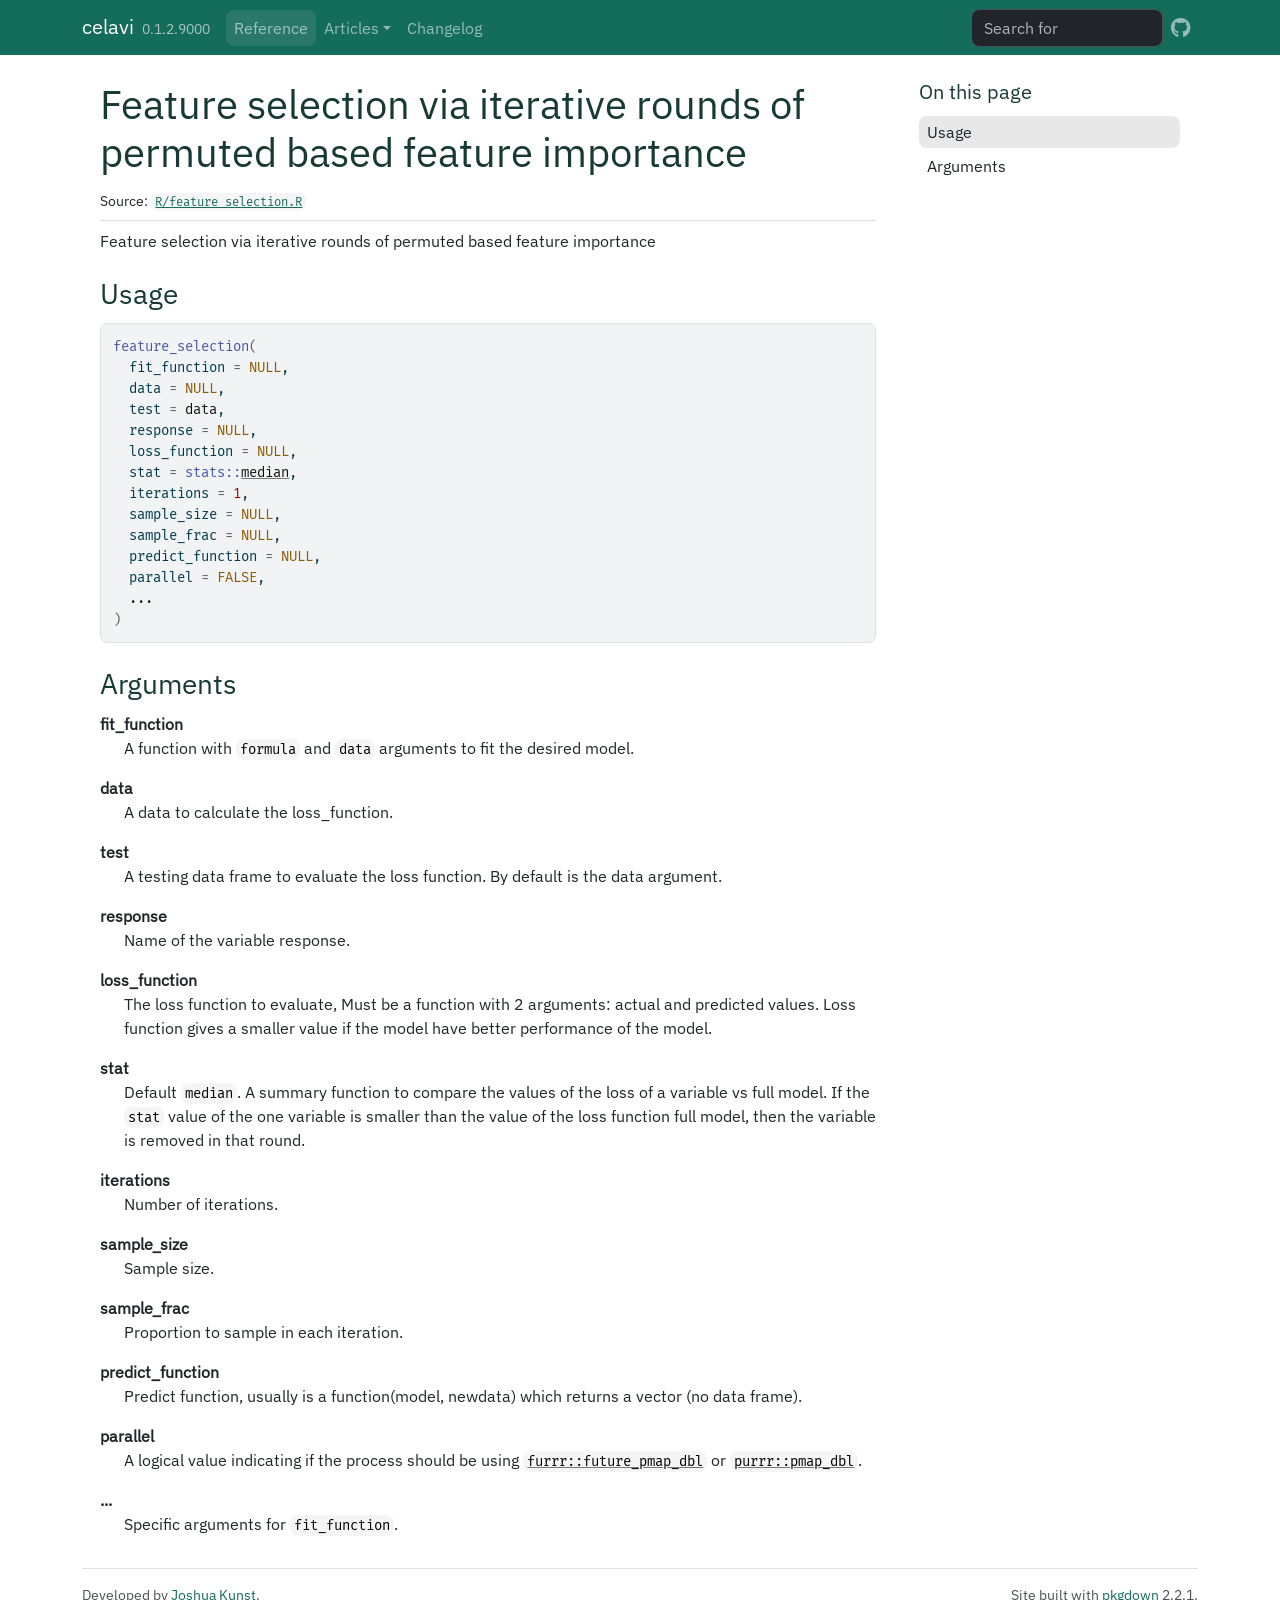
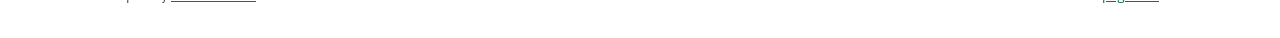
<file: reference/feature_selection.html>
<!DOCTYPE html>
<!-- Generated by pkgdown: do not edit by hand --><html lang="en"><head><meta http-equiv="Content-Type" content="text/html; charset=UTF-8"><meta charset="utf-8"><meta http-equiv="X-UA-Compatible" content="IE=edge"><meta name="viewport" content="width=device-width, initial-scale=1, shrink-to-fit=no"><title>Feature selection via iterative rounds of permuted based feature importance — feature_selection • celavi</title><script src="../deps/jquery-3.6.0/jquery-3.6.0.min.js"></script><meta name="viewport" content="width=device-width, initial-scale=1, shrink-to-fit=no"><link href="../deps/bootstrap-5.3.8/bootstrap.min.css" rel="stylesheet"><script src="../deps/bootstrap-5.3.8/bootstrap.bundle.min.js"></script><link href="../deps/IBM_Plex_Sans-0.4.10/font.css" rel="stylesheet"><link href="../deps/Fira_Mono-0.4.10/font.css" rel="stylesheet"><link href="../deps/font-awesome-6.5.2/css/all.min.css" rel="stylesheet"><link href="../deps/font-awesome-6.5.2/css/v4-shims.min.css" rel="stylesheet"><script src="../deps/headroom-0.11.0/headroom.min.js"></script><script src="../deps/headroom-0.11.0/jQuery.headroom.min.js"></script><script src="../deps/bootstrap-toc-1.0.1/bootstrap-toc.min.js"></script><script src="../deps/clipboard.js-2.0.11/clipboard.min.js"></script><script src="../deps/search-1.0.0/autocomplete.jquery.min.js"></script><script src="../deps/search-1.0.0/fuse.min.js"></script><script src="../deps/search-1.0.0/mark.min.js"></script><!-- pkgdown --><script src="../pkgdown.js"></script><meta property="og:title" content="Feature selection via iterative rounds of permuted based feature importance — feature_selection"><meta name="description" content="Feature selection via iterative rounds of permuted based feature importance"><meta property="og:description" content="Feature selection via iterative rounds of permuted based feature importance"><!-- Google tag (gtag.js) --><script async src="https://www.googletagmanager.com/gtag/js?id=G-ECZ9XLT78C"></script><script>
  window.dataLayer = window.dataLayer || [];
  function gtag(){dataLayer.push(arguments);}
  gtag('js', new Date());
  gtag('config', 'G-ECZ9XLT78C');
</script></head><body>
    <a href="#main" class="visually-hidden-focusable">Skip to contents</a>


    <nav class="navbar navbar-expand-lg fixed-top bg-primary" data-bs-theme="dark" aria-label="Site navigation"><div class="container">

    <a class="navbar-brand me-2" href="../index.html">celavi</a>

    <small class="nav-text text-muted me-auto" data-bs-toggle="tooltip" data-bs-placement="bottom" title="">0.1.2.9000</small>


    <button class="navbar-toggler" type="button" data-bs-toggle="collapse" data-bs-target="#navbar" aria-controls="navbar" aria-expanded="false" aria-label="Toggle navigation">
      <span class="navbar-toggler-icon"></span>
    </button>

    <div id="navbar" class="collapse navbar-collapse ms-3">
      <ul class="navbar-nav me-auto"><li class="active nav-item"><a class="nav-link" href="../reference/index.html">Reference</a></li>
<li class="nav-item dropdown">
  <button class="nav-link dropdown-toggle" type="button" id="dropdown-articles" data-bs-toggle="dropdown" aria-expanded="false" aria-haspopup="true">Articles</button>
  <ul class="dropdown-menu" aria-labelledby="dropdown-articles"><li><a class="dropdown-item" href="../articles/Feature-selection-on-MNIST-data.html">Feature selection on MNIST data</a></li>
  </ul></li>
<li class="nav-item"><a class="nav-link" href="../news/index.html">Changelog</a></li>
      </ul><ul class="navbar-nav"><li class="nav-item"><form class="form-inline" role="search">
 <input class="form-control" type="search" name="search-input" id="search-input" autocomplete="off" aria-label="Search site" placeholder="Search for" data-search-index="../search.json"></form></li>
<li class="nav-item"><a class="external-link nav-link" href="https://github.com/jbkunst/celavi/" aria-label="GitHub"><span class="fa fab fa-github fa-lg"></span></a></li>
      </ul></div>


  </div>
</nav><div class="container template-reference-topic">
<div class="row">
  <main id="main" class="col-md-9"><div class="page-header">

      <h1>Feature selection via iterative rounds of permuted based feature importance</h1>
      <small class="dont-index">Source: <a href="https://github.com/jbkunst/celavi/blob/main/R/feature_selection.R" class="external-link"><code>R/feature_selection.R</code></a></small>
      <div class="d-none name"><code>feature_selection.Rd</code></div>
    </div>

    <div class="ref-description section level2">
    <p>Feature selection via iterative rounds of permuted based feature importance</p>
    </div>

    <div class="section level2">
    <h2 id="ref-usage">Usage<a class="anchor" aria-label="anchor" href="#ref-usage"></a></h2>
    <div class="sourceCode"><pre class="sourceCode r"><code><span><span class="fu">feature_selection</span><span class="op">(</span></span>
<span>  fit_function <span class="op">=</span> <span class="cn">NULL</span>,</span>
<span>  data <span class="op">=</span> <span class="cn">NULL</span>,</span>
<span>  test <span class="op">=</span> <span class="va">data</span>,</span>
<span>  response <span class="op">=</span> <span class="cn">NULL</span>,</span>
<span>  loss_function <span class="op">=</span> <span class="cn">NULL</span>,</span>
<span>  stat <span class="op">=</span> <span class="fu">stats</span><span class="fu">::</span><span class="va"><a href="https://rdrr.io/r/stats/median.html" class="external-link">median</a></span>,</span>
<span>  iterations <span class="op">=</span> <span class="fl">1</span>,</span>
<span>  sample_size <span class="op">=</span> <span class="cn">NULL</span>,</span>
<span>  sample_frac <span class="op">=</span> <span class="cn">NULL</span>,</span>
<span>  predict_function <span class="op">=</span> <span class="cn">NULL</span>,</span>
<span>  parallel <span class="op">=</span> <span class="cn">FALSE</span>,</span>
<span>  <span class="va">...</span></span>
<span><span class="op">)</span></span></code></pre></div>
    </div>

    <div class="section level2">
    <h2 id="arguments">Arguments<a class="anchor" aria-label="anchor" href="#arguments"></a></h2>


<dl><dt id="arg-fit-function">fit_function<a class="anchor" aria-label="anchor" href="#arg-fit-function"></a></dt>
<dd><p>A function with <code>formula</code> and <code>data</code> arguments to fit the
desired model.</p></dd>


<dt id="arg-data">data<a class="anchor" aria-label="anchor" href="#arg-data"></a></dt>
<dd><p>A data to calculate the loss_function.</p></dd>


<dt id="arg-test">test<a class="anchor" aria-label="anchor" href="#arg-test"></a></dt>
<dd><p>A testing data frame to evaluate the loss function. By default
is the data argument.</p></dd>


<dt id="arg-response">response<a class="anchor" aria-label="anchor" href="#arg-response"></a></dt>
<dd><p>Name of the variable response.</p></dd>


<dt id="arg-loss-function">loss_function<a class="anchor" aria-label="anchor" href="#arg-loss-function"></a></dt>
<dd><p>The loss function to evaluate,  Must be a function with 2
arguments: actual and predicted values. Loss function gives a smaller
value if the model have better performance of the model.</p></dd>


<dt id="arg-stat">stat<a class="anchor" aria-label="anchor" href="#arg-stat"></a></dt>
<dd><p>Default <code>median</code>. A summary function to compare the values of
the loss of a variable vs full model. If the <code>stat</code> value of the one variable
is smaller than the value of the loss function full model, then the variable
is removed in that round.</p></dd>


<dt id="arg-iterations">iterations<a class="anchor" aria-label="anchor" href="#arg-iterations"></a></dt>
<dd><p>Number of iterations.</p></dd>


<dt id="arg-sample-size">sample_size<a class="anchor" aria-label="anchor" href="#arg-sample-size"></a></dt>
<dd><p>Sample size.</p></dd>


<dt id="arg-sample-frac">sample_frac<a class="anchor" aria-label="anchor" href="#arg-sample-frac"></a></dt>
<dd><p>Proportion to sample in each iteration.</p></dd>


<dt id="arg-predict-function">predict_function<a class="anchor" aria-label="anchor" href="#arg-predict-function"></a></dt>
<dd><p>Predict function, usually is a function(model, newdata)
which returns a vector (no data frame).</p></dd>


<dt id="arg-parallel">parallel<a class="anchor" aria-label="anchor" href="#arg-parallel"></a></dt>
<dd><p>A logical value indicating if the process should be using <code><a href="https://furrr.futureverse.org/reference/future_map2.html" class="external-link">furrr::future_pmap_dbl</a></code>
or <code><a href="https://purrr.tidyverse.org/reference/pmap.html" class="external-link">purrr::pmap_dbl</a></code>.</p></dd>


<dt id="arg--">...<a class="anchor" aria-label="anchor" href="#arg--"></a></dt>
<dd><p>Specific arguments for <code>fit_function</code>.</p></dd>

</dl></div>

  </main><aside class="col-md-3"><nav id="toc" aria-label="Table of contents"><h2>On this page</h2>
    </nav></aside></div>


    <footer><div class="pkgdown-footer-left">
  <p>Developed by <a href="https://jkunst.com" class="external-link">Joshua Kunst</a>.</p>
</div>

<div class="pkgdown-footer-right">
  <p>Site built with <a href="https://pkgdown.r-lib.org/" class="external-link">pkgdown</a> 2.2.1.</p>
</div>

    </footer></div>





  </body></html>
</file>
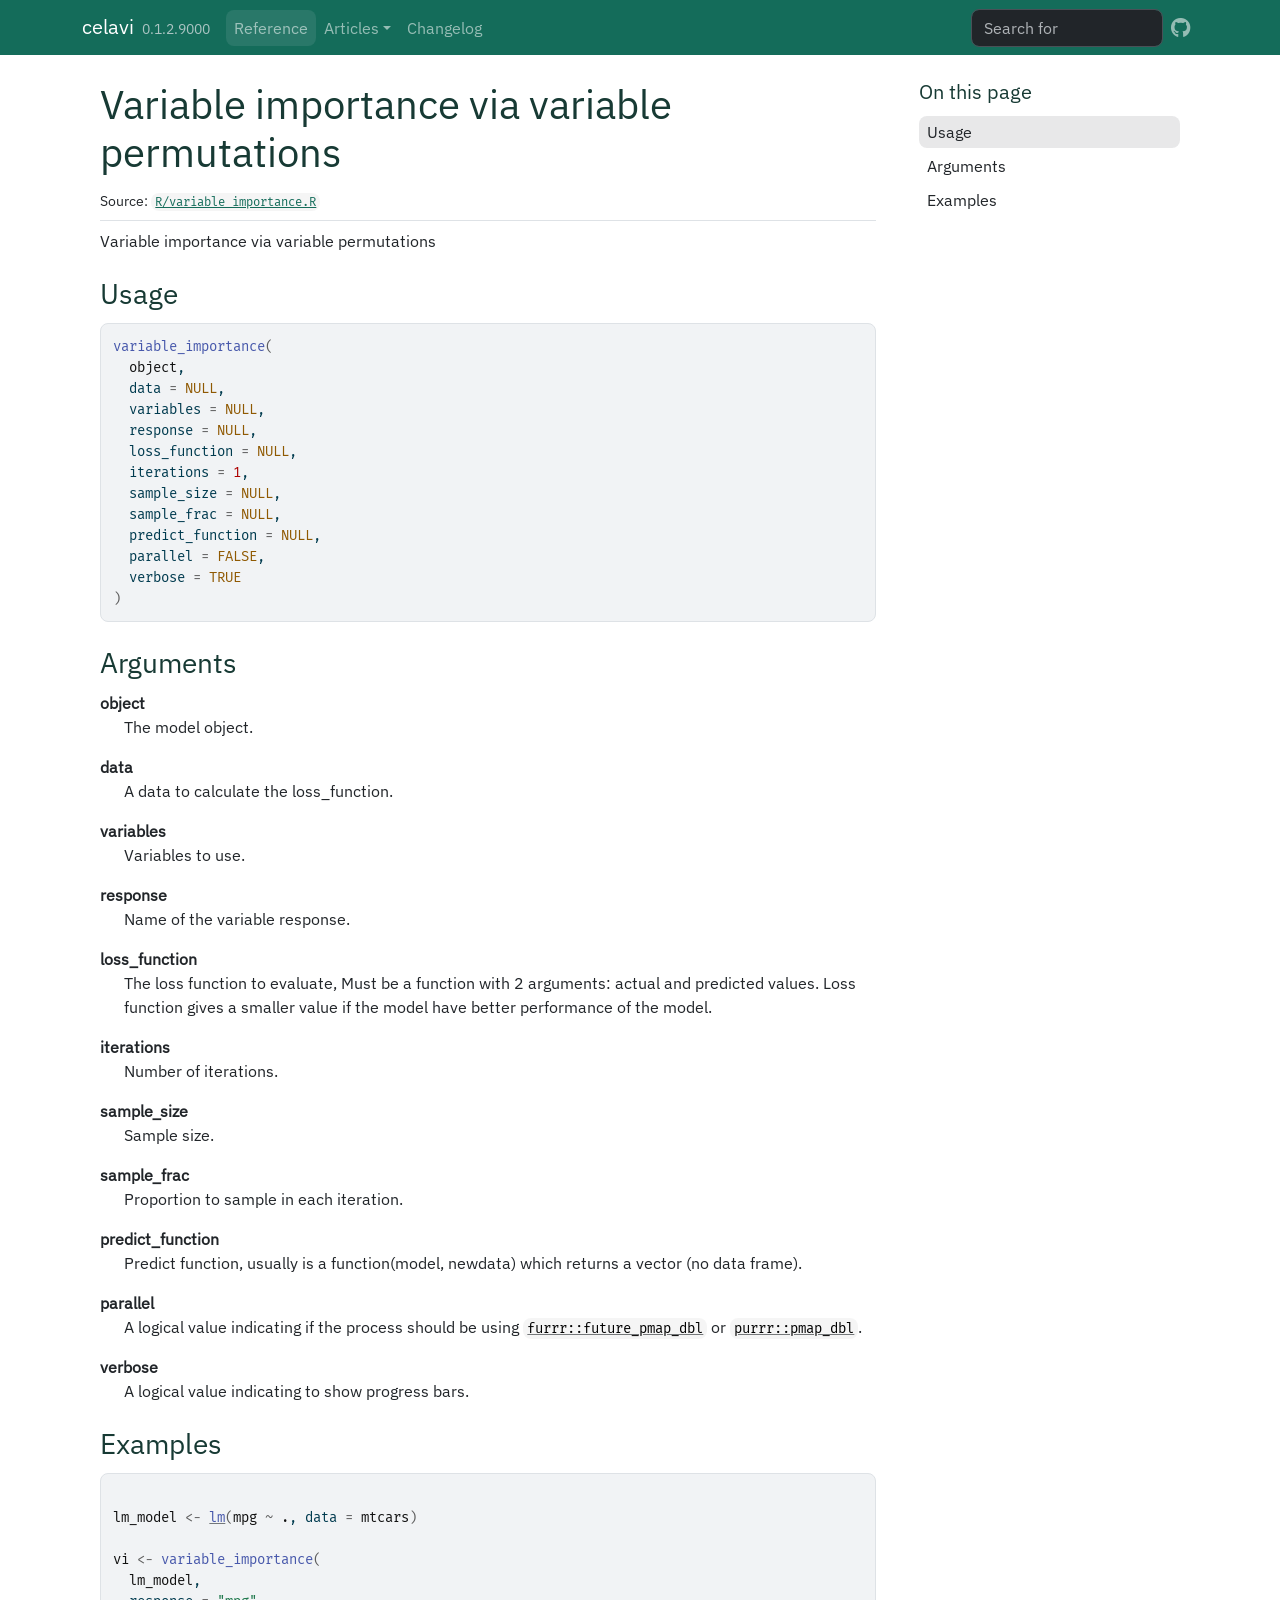
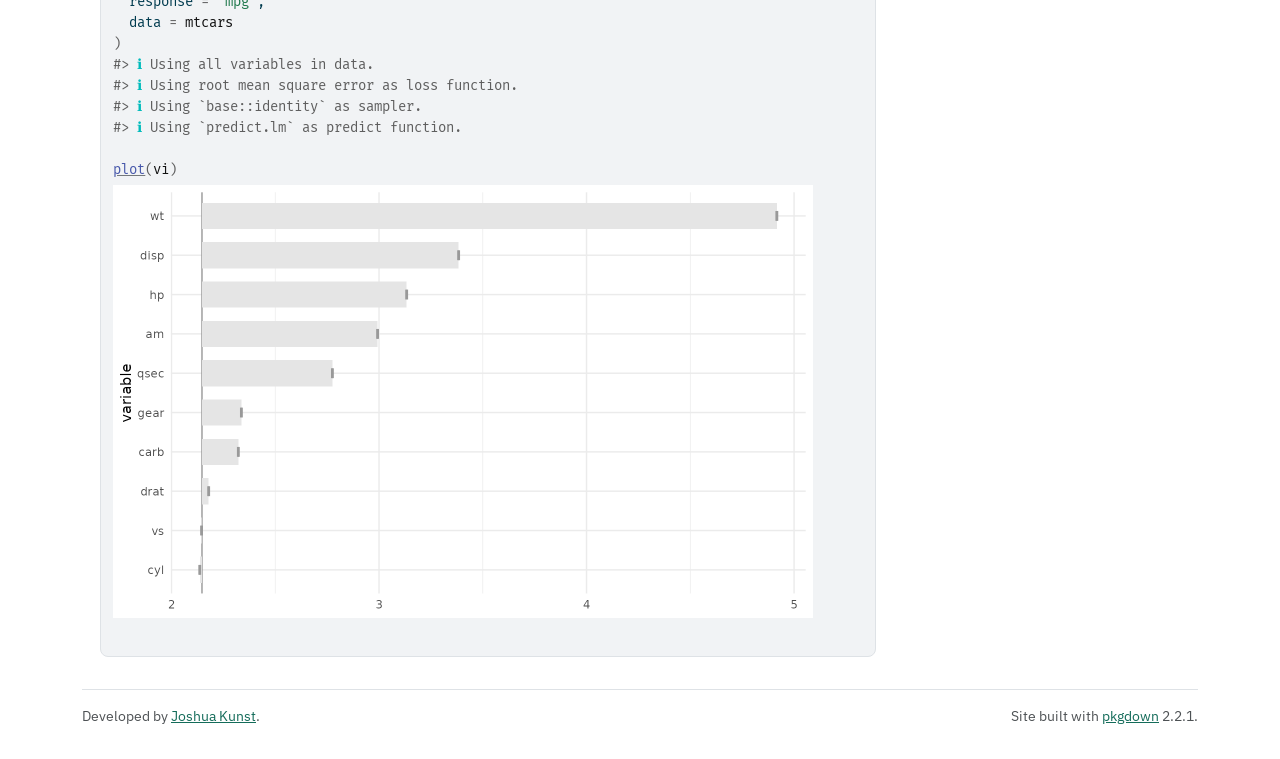
<file: reference/variable_importance.html>
<!DOCTYPE html>
<!-- Generated by pkgdown: do not edit by hand --><html lang="en"><head><meta http-equiv="Content-Type" content="text/html; charset=UTF-8"><meta charset="utf-8"><meta http-equiv="X-UA-Compatible" content="IE=edge"><meta name="viewport" content="width=device-width, initial-scale=1, shrink-to-fit=no"><title>Variable importance via variable permutations — variable_importance • celavi</title><script src="../deps/jquery-3.6.0/jquery-3.6.0.min.js"></script><meta name="viewport" content="width=device-width, initial-scale=1, shrink-to-fit=no"><link href="../deps/bootstrap-5.3.8/bootstrap.min.css" rel="stylesheet"><script src="../deps/bootstrap-5.3.8/bootstrap.bundle.min.js"></script><link href="../deps/IBM_Plex_Sans-0.4.10/font.css" rel="stylesheet"><link href="../deps/Fira_Mono-0.4.10/font.css" rel="stylesheet"><link href="../deps/font-awesome-6.5.2/css/all.min.css" rel="stylesheet"><link href="../deps/font-awesome-6.5.2/css/v4-shims.min.css" rel="stylesheet"><script src="../deps/headroom-0.11.0/headroom.min.js"></script><script src="../deps/headroom-0.11.0/jQuery.headroom.min.js"></script><script src="../deps/bootstrap-toc-1.0.1/bootstrap-toc.min.js"></script><script src="../deps/clipboard.js-2.0.11/clipboard.min.js"></script><script src="../deps/search-1.0.0/autocomplete.jquery.min.js"></script><script src="../deps/search-1.0.0/fuse.min.js"></script><script src="../deps/search-1.0.0/mark.min.js"></script><!-- pkgdown --><script src="../pkgdown.js"></script><meta property="og:title" content="Variable importance via variable permutations — variable_importance"><meta name="description" content="Variable importance via variable permutations"><meta property="og:description" content="Variable importance via variable permutations"><!-- Google tag (gtag.js) --><script async src="https://www.googletagmanager.com/gtag/js?id=G-ECZ9XLT78C"></script><script>
  window.dataLayer = window.dataLayer || [];
  function gtag(){dataLayer.push(arguments);}
  gtag('js', new Date());
  gtag('config', 'G-ECZ9XLT78C');
</script></head><body>
    <a href="#main" class="visually-hidden-focusable">Skip to contents</a>


    <nav class="navbar navbar-expand-lg fixed-top bg-primary" data-bs-theme="dark" aria-label="Site navigation"><div class="container">

    <a class="navbar-brand me-2" href="../index.html">celavi</a>

    <small class="nav-text text-muted me-auto" data-bs-toggle="tooltip" data-bs-placement="bottom" title="">0.1.2.9000</small>


    <button class="navbar-toggler" type="button" data-bs-toggle="collapse" data-bs-target="#navbar" aria-controls="navbar" aria-expanded="false" aria-label="Toggle navigation">
      <span class="navbar-toggler-icon"></span>
    </button>

    <div id="navbar" class="collapse navbar-collapse ms-3">
      <ul class="navbar-nav me-auto"><li class="active nav-item"><a class="nav-link" href="../reference/index.html">Reference</a></li>
<li class="nav-item dropdown">
  <button class="nav-link dropdown-toggle" type="button" id="dropdown-articles" data-bs-toggle="dropdown" aria-expanded="false" aria-haspopup="true">Articles</button>
  <ul class="dropdown-menu" aria-labelledby="dropdown-articles"><li><a class="dropdown-item" href="../articles/Feature-selection-on-MNIST-data.html">Feature selection on MNIST data</a></li>
  </ul></li>
<li class="nav-item"><a class="nav-link" href="../news/index.html">Changelog</a></li>
      </ul><ul class="navbar-nav"><li class="nav-item"><form class="form-inline" role="search">
 <input class="form-control" type="search" name="search-input" id="search-input" autocomplete="off" aria-label="Search site" placeholder="Search for" data-search-index="../search.json"></form></li>
<li class="nav-item"><a class="external-link nav-link" href="https://github.com/jbkunst/celavi/" aria-label="GitHub"><span class="fa fab fa-github fa-lg"></span></a></li>
      </ul></div>


  </div>
</nav><div class="container template-reference-topic">
<div class="row">
  <main id="main" class="col-md-9"><div class="page-header">

      <h1>Variable importance via variable permutations</h1>
      <small class="dont-index">Source: <a href="https://github.com/jbkunst/celavi/blob/main/R/variable_importance.R" class="external-link"><code>R/variable_importance.R</code></a></small>
      <div class="d-none name"><code>variable_importance.Rd</code></div>
    </div>

    <div class="ref-description section level2">
    <p>Variable importance via variable permutations</p>
    </div>

    <div class="section level2">
    <h2 id="ref-usage">Usage<a class="anchor" aria-label="anchor" href="#ref-usage"></a></h2>
    <div class="sourceCode"><pre class="sourceCode r"><code><span><span class="fu">variable_importance</span><span class="op">(</span></span>
<span>  <span class="va">object</span>,</span>
<span>  data <span class="op">=</span> <span class="cn">NULL</span>,</span>
<span>  variables <span class="op">=</span> <span class="cn">NULL</span>,</span>
<span>  response <span class="op">=</span> <span class="cn">NULL</span>,</span>
<span>  loss_function <span class="op">=</span> <span class="cn">NULL</span>,</span>
<span>  iterations <span class="op">=</span> <span class="fl">1</span>,</span>
<span>  sample_size <span class="op">=</span> <span class="cn">NULL</span>,</span>
<span>  sample_frac <span class="op">=</span> <span class="cn">NULL</span>,</span>
<span>  predict_function <span class="op">=</span> <span class="cn">NULL</span>,</span>
<span>  parallel <span class="op">=</span> <span class="cn">FALSE</span>,</span>
<span>  verbose <span class="op">=</span> <span class="cn">TRUE</span></span>
<span><span class="op">)</span></span></code></pre></div>
    </div>

    <div class="section level2">
    <h2 id="arguments">Arguments<a class="anchor" aria-label="anchor" href="#arguments"></a></h2>


<dl><dt id="arg-object">object<a class="anchor" aria-label="anchor" href="#arg-object"></a></dt>
<dd><p>The model object.</p></dd>


<dt id="arg-data">data<a class="anchor" aria-label="anchor" href="#arg-data"></a></dt>
<dd><p>A data to calculate the loss_function.</p></dd>


<dt id="arg-variables">variables<a class="anchor" aria-label="anchor" href="#arg-variables"></a></dt>
<dd><p>Variables to use.</p></dd>


<dt id="arg-response">response<a class="anchor" aria-label="anchor" href="#arg-response"></a></dt>
<dd><p>Name of the variable response.</p></dd>


<dt id="arg-loss-function">loss_function<a class="anchor" aria-label="anchor" href="#arg-loss-function"></a></dt>
<dd><p>The loss function to evaluate,  Must be a function with 2
arguments: actual and predicted values. Loss function gives a smaller
value if the model have better performance of the model.</p></dd>


<dt id="arg-iterations">iterations<a class="anchor" aria-label="anchor" href="#arg-iterations"></a></dt>
<dd><p>Number of iterations.</p></dd>


<dt id="arg-sample-size">sample_size<a class="anchor" aria-label="anchor" href="#arg-sample-size"></a></dt>
<dd><p>Sample size.</p></dd>


<dt id="arg-sample-frac">sample_frac<a class="anchor" aria-label="anchor" href="#arg-sample-frac"></a></dt>
<dd><p>Proportion to sample in each iteration.</p></dd>


<dt id="arg-predict-function">predict_function<a class="anchor" aria-label="anchor" href="#arg-predict-function"></a></dt>
<dd><p>Predict function, usually is a function(model, newdata)
which returns a vector (no data frame).</p></dd>


<dt id="arg-parallel">parallel<a class="anchor" aria-label="anchor" href="#arg-parallel"></a></dt>
<dd><p>A logical value indicating if the process should be using <code><a href="https://furrr.futureverse.org/reference/future_map2.html" class="external-link">furrr::future_pmap_dbl</a></code>
or <code><a href="https://purrr.tidyverse.org/reference/pmap.html" class="external-link">purrr::pmap_dbl</a></code>.</p></dd>


<dt id="arg-verbose">verbose<a class="anchor" aria-label="anchor" href="#arg-verbose"></a></dt>
<dd><p>A logical value indicating to show progress bars.</p></dd>

</dl></div>

    <div class="section level2">
    <h2 id="ref-examples">Examples<a class="anchor" aria-label="anchor" href="#ref-examples"></a></h2>
    <div class="sourceCode"><pre class="sourceCode r"><code><span class="r-in"><span></span></span>
<span class="r-in"><span><span class="va">lm_model</span> <span class="op">&lt;-</span> <span class="fu"><a href="https://rdrr.io/r/stats/lm.html" class="external-link">lm</a></span><span class="op">(</span><span class="va">mpg</span> <span class="op">~</span> <span class="va">.</span>, data <span class="op">=</span> <span class="va">mtcars</span><span class="op">)</span></span></span>
<span class="r-in"><span></span></span>
<span class="r-in"><span><span class="va">vi</span> <span class="op">&lt;-</span> <span class="fu">variable_importance</span><span class="op">(</span></span></span>
<span class="r-in"><span>  <span class="va">lm_model</span>,</span></span>
<span class="r-in"><span>  response <span class="op">=</span> <span class="st">"mpg"</span>,</span></span>
<span class="r-in"><span>  data <span class="op">=</span> <span class="va">mtcars</span></span></span>
<span class="r-in"><span><span class="op">)</span></span></span>
<span class="r-msg co"><span class="r-pr">#&gt;</span> <span style="color: #00BBBB;">ℹ</span> Using all variables in data.</span>
<span class="r-msg co"><span class="r-pr">#&gt;</span> <span style="color: #00BBBB;">ℹ</span> Using root mean square error as loss function.</span>
<span class="r-msg co"><span class="r-pr">#&gt;</span> <span style="color: #00BBBB;">ℹ</span> Using `base::identity` as sampler.</span>
<span class="r-msg co"><span class="r-pr">#&gt;</span> <span style="color: #00BBBB;">ℹ</span> Using `predict.lm` as predict function.</span>
<span class="r-in"><span></span></span>
<span class="r-in"><span><span class="fu"><a href="https://rdrr.io/r/graphics/plot.default.html" class="external-link">plot</a></span><span class="op">(</span><span class="va">vi</span><span class="op">)</span></span></span>
<span class="r-plt img"><img src="variable_importance-1.png" alt="" width="700" height="433"></span>
<span class="r-in"><span></span></span>
</code></pre></div>
    </div>
  </main><aside class="col-md-3"><nav id="toc" aria-label="Table of contents"><h2>On this page</h2>
    </nav></aside></div>


    <footer><div class="pkgdown-footer-left">
  <p>Developed by <a href="https://jkunst.com" class="external-link">Joshua Kunst</a>.</p>
</div>

<div class="pkgdown-footer-right">
  <p>Site built with <a href="https://pkgdown.r-lib.org/" class="external-link">pkgdown</a> 2.2.1.</p>
</div>

    </footer></div>





  </body></html>
</file>
<file: deps/IBM_Plex_Sans-0.4.10/font.css>
/* cyrillic-ext */
@font-face {
  font-family: 'IBM Plex Sans';
  font-style: normal;
  font-weight: 400;
  font-stretch: 100%;
  font-display: swap;
  src: url(zYXGKVElMYYaJe8bpLHnCwDKr932-G7dytD-Dmu1swZSAXcomDVmadSD6llDCqg4poY.woff2) format('woff2');
  unicode-range: U+0460-052F, U+1C80-1C8A, U+20B4, U+2DE0-2DFF, U+A640-A69F, U+FE2E-FE2F;
}
/* cyrillic */
@font-face {
  font-family: 'IBM Plex Sans';
  font-style: normal;
  font-weight: 400;
  font-stretch: 100%;
  font-display: swap;
  src: url(zYXGKVElMYYaJe8bpLHnCwDKr932-G7dytD-Dmu1swZSAXcomDVmadSD6llDA6g4poY.woff2) format('woff2');
  unicode-range: U+0301, U+0400-045F, U+0490-0491, U+04B0-04B1, U+2116;
}
/* greek */
@font-face {
  font-family: 'IBM Plex Sans';
  font-style: normal;
  font-weight: 400;
  font-stretch: 100%;
  font-display: swap;
  src: url(zYXGKVElMYYaJe8bpLHnCwDKr932-G7dytD-Dmu1swZSAXcomDVmadSD6llDBKg4poY.woff2) format('woff2');
  unicode-range: U+0370-0377, U+037A-037F, U+0384-038A, U+038C, U+038E-03A1, U+03A3-03FF;
}
/* vietnamese */
@font-face {
  font-family: 'IBM Plex Sans';
  font-style: normal;
  font-weight: 400;
  font-stretch: 100%;
  font-display: swap;
  src: url(zYXGKVElMYYaJe8bpLHnCwDKr932-G7dytD-Dmu1swZSAXcomDVmadSD6llDCKg4poY.woff2) format('woff2');
  unicode-range: U+0102-0103, U+0110-0111, U+0128-0129, U+0168-0169, U+01A0-01A1, U+01AF-01B0, U+0300-0301, U+0303-0304, U+0308-0309, U+0323, U+0329, U+1EA0-1EF9, U+20AB;
}
/* latin-ext */
@font-face {
  font-family: 'IBM Plex Sans';
  font-style: normal;
  font-weight: 400;
  font-stretch: 100%;
  font-display: swap;
  src: url(zYXGKVElMYYaJe8bpLHnCwDKr932-G7dytD-Dmu1swZSAXcomDVmadSD6llDCag4poY.woff2) format('woff2');
  unicode-range: U+0100-02BA, U+02BD-02C5, U+02C7-02CC, U+02CE-02D7, U+02DD-02FF, U+0304, U+0308, U+0329, U+1D00-1DBF, U+1E00-1E9F, U+1EF2-1EFF, U+2020, U+20A0-20AB, U+20AD-20C0, U+2113, U+2C60-2C7F, U+A720-A7FF;
}
/* latin */
@font-face {
  font-family: 'IBM Plex Sans';
  font-style: normal;
  font-weight: 400;
  font-stretch: 100%;
  font-display: swap;
  src: url(zYXGKVElMYYaJe8bpLHnCwDKr932-G7dytD-Dmu1swZSAXcomDVmadSD6llDB6g4.woff2) format('woff2');
  unicode-range: U+0000-00FF, U+0131, U+0152-0153, U+02BB-02BC, U+02C6, U+02DA, U+02DC, U+0304, U+0308, U+0329, U+2000-206F, U+20AC, U+2122, U+2191, U+2193, U+2212, U+2215, U+FEFF, U+FFFD;
}
</file>
<file: deps/Fira_Mono-0.4.10/font.css>
/* cyrillic-ext */
@font-face {
  font-family: 'Fira Mono';
  font-style: normal;
  font-weight: 400;
  font-display: swap;
  src: url(N0bX2SlFPv1weGeLZDtgK_7SodY.woff2) format('woff2');
  unicode-range: U+0460-052F, U+1C80-1C8A, U+20B4, U+2DE0-2DFF, U+A640-A69F, U+FE2E-FE2F;
}
/* cyrillic */
@font-face {
  font-family: 'Fira Mono';
  font-style: normal;
  font-weight: 400;
  font-display: swap;
  src: url(N0bX2SlFPv1weGeLZDtgIv7SodY.woff2) format('woff2');
  unicode-range: U+0301, U+0400-045F, U+0490-0491, U+04B0-04B1, U+2116;
}
/* greek-ext */
@font-face {
  font-family: 'Fira Mono';
  font-style: normal;
  font-weight: 400;
  font-display: swap;
  src: url(N0bX2SlFPv1weGeLZDtgKv7SodY.woff2) format('woff2');
  unicode-range: U+1F00-1FFF;
}
/* greek */
@font-face {
  font-family: 'Fira Mono';
  font-style: normal;
  font-weight: 400;
  font-display: swap;
  src: url(N0bX2SlFPv1weGeLZDtgJf7SodY.woff2) format('woff2');
  unicode-range: U+0370-0377, U+037A-037F, U+0384-038A, U+038C, U+038E-03A1, U+03A3-03FF;
}
/* symbols2 */
@font-face {
  font-family: 'Fira Mono';
  font-style: normal;
  font-weight: 400;
  font-display: swap;
  src: url(N0bX2SlFPv1weGeLZDtgnN_3nO_Q.woff2) format('woff2');
  unicode-range: U+2000-2001, U+2004-2008, U+200A, U+23B8-23BD, U+2500-259F;
}
/* latin-ext */
@font-face {
  font-family: 'Fira Mono';
  font-style: normal;
  font-weight: 400;
  font-display: swap;
  src: url(N0bX2SlFPv1weGeLZDtgKP7SodY.woff2) format('woff2');
  unicode-range: U+0100-02BA, U+02BD-02C5, U+02C7-02CC, U+02CE-02D7, U+02DD-02FF, U+0304, U+0308, U+0329, U+1D00-1DBF, U+1E00-1E9F, U+1EF2-1EFF, U+2020, U+20A0-20AB, U+20AD-20C0, U+2113, U+2C60-2C7F, U+A720-A7FF;
}
/* latin */
@font-face {
  font-family: 'Fira Mono';
  font-style: normal;
  font-weight: 400;
  font-display: swap;
  src: url(N0bX2SlFPv1weGeLZDtgJv7S.woff2) format('woff2');
  unicode-range: U+0000-00FF, U+0131, U+0152-0153, U+02BB-02BC, U+02C6, U+02DA, U+02DC, U+0304, U+0308, U+0329, U+2000-206F, U+20AC, U+2122, U+2191, U+2193, U+2212, U+2215, U+FEFF, U+FFFD;
}
</file>
<file: deps/font-awesome-6.5.2/css/v4-shims.min.css>
/*!
 * Font Awesome Free 6.5.2 by @fontawesome - https://fontawesome.com
 * License - https://fontawesome.com/license/free (Icons: CC BY 4.0, Fonts: SIL OFL 1.1, Code: MIT License)
 * Copyright 2024 Fonticons, Inc.
 */
.fa.fa-glass:before{content:"\f000"}.fa.fa-envelope-o{font-family:"Font Awesome 6 Free";font-weight:400}.fa.fa-envelope-o:before{content:"\f0e0"}.fa.fa-star-o{font-family:"Font Awesome 6 Free";font-weight:400}.fa.fa-star-o:before{content:"\f005"}.fa.fa-close:before,.fa.fa-remove:before{content:"\f00d"}.fa.fa-gear:before{content:"\f013"}.fa.fa-trash-o{font-family:"Font Awesome 6 Free";font-weight:400}.fa.fa-trash-o:before{content:"\f2ed"}.fa.fa-home:before{content:"\f015"}.fa.fa-file-o{font-family:"Font Awesome 6 Free";font-weight:400}.fa.fa-file-o:before{content:"\f15b"}.fa.fa-clock-o{font-family:"Font Awesome 6 Free";font-weight:400}.fa.fa-clock-o:before{content:"\f017"}.fa.fa-arrow-circle-o-down{font-family:"Font Awesome 6 Free";font-weight:400}.fa.fa-arrow-circle-o-down:before{content:"\f358"}.fa.fa-arrow-circle-o-up{font-family:"Font Awesome 6 Free";font-weight:400}.fa.fa-arrow-circle-o-up:before{content:"\f35b"}.fa.fa-play-circle-o{font-family:"Font Awesome 6 Free";font-weight:400}.fa.fa-play-circle-o:before{content:"\f144"}.fa.fa-repeat:before,.fa.fa-rotate-right:before{content:"\f01e"}.fa.fa-refresh:before{content:"\f021"}.fa.fa-list-alt{font-family:"Font Awesome 6 Free";font-weight:400}.fa.fa-list-alt:before{content:"\f022"}.fa.fa-dedent:before{content:"\f03b"}.fa.fa-video-camera:before{content:"\f03d"}.fa.fa-picture-o{font-family:"Font Awesome 6 Free";font-weight:400}.fa.fa-picture-o:before{content:"\f03e"}.fa.fa-photo{font-family:"Font Awesome 6 Free";font-weight:400}.fa.fa-photo:before{content:"\f03e"}.fa.fa-image{font-family:"Font Awesome 6 Free";font-weight:400}.fa.fa-image:before{content:"\f03e"}.fa.fa-map-marker:before{content:"\f3c5"}.fa.fa-pencil-square-o{font-family:"Font Awesome 6 Free";font-weight:400}.fa.fa-pencil-square-o:before{content:"\f044"}.fa.fa-edit{font-family:"Font Awesome 6 Free";font-weight:400}.fa.fa-edit:before{content:"\f044"}.fa.fa-share-square-o:before{content:"\f14d"}.fa.fa-check-square-o{font-family:"Font Awesome 6 Free";font-weight:400}.fa.fa-check-square-o:before{content:"\f14a"}.fa.fa-arrows:before{content:"\f0b2"}.fa.fa-times-circle-o{font-family:"Font Awesome 6 Free";font-weight:400}.fa.fa-times-circle-o:before{content:"\f057"}.fa.fa-check-circle-o{font-family:"Font Awesome 6 Free";font-weight:400}.fa.fa-check-circle-o:before{content:"\f058"}.fa.fa-mail-forward:before{content:"\f064"}.fa.fa-expand:before{content:"\f424"}.fa.fa-compress:before{content:"\f422"}.fa.fa-eye,.fa.fa-eye-slash{font-family:"Font Awesome 6 Free";font-weight:400}.fa.fa-warning:before{content:"\f071"}.fa.fa-calendar:before{content:"\f073"}.fa.fa-arrows-v:before{content:"\f338"}.fa.fa-arrows-h:before{content:"\f337"}.fa.fa-bar-chart-o:before,.fa.fa-bar-chart:before{content:"\e0e3"}.fa.fa-twitter-square{font-family:"Font Awesome 6 Brands";font-weight:400}.fa.fa-twitter-square:before{content:"\f081"}.fa.fa-facebook-square{font-family:"Font Awesome 6 Brands";font-weight:400}.fa.fa-facebook-square:before{content:"\f082"}.fa.fa-gears:before{content:"\f085"}.fa.fa-thumbs-o-up{font-family:"Font Awesome 6 Free";font-weight:400}.fa.fa-thumbs-o-up:before{content:"\f164"}.fa.fa-thumbs-o-down{font-family:"Font Awesome 6 Free";font-weight:400}.fa.fa-thumbs-o-down:before{content:"\f165"}.fa.fa-heart-o{font-family:"Font Awesome 6 Free";font-weight:400}.fa.fa-heart-o:before{content:"\f004"}.fa.fa-sign-out:before{content:"\f2f5"}.fa.fa-linkedin-square{font-family:"Font Awesome 6 Brands";font-weight:400}.fa.fa-linkedin-square:before{content:"\f08c"}.fa.fa-thumb-tack:before{content:"\f08d"}.fa.fa-external-link:before{content:"\f35d"}.fa.fa-sign-in:before{content:"\f2f6"}.fa.fa-github-square{font-family:"Font Awesome 6 Brands";font-weight:400}.fa.fa-github-square:before{content:"\f092"}.fa.fa-lemon-o{font-family:"Font Awesome 6 Free";font-weight:400}.fa.fa-lemon-o:before{content:"\f094"}.fa.fa-square-o{font-family:"Font Awesome 6 Free";font-weight:400}.fa.fa-square-o:before{content:"\f0c8"}.fa.fa-bookmark-o{font-family:"Font Awesome 6 Free";font-weight:400}.fa.fa-bookmark-o:before{content:"\f02e"}.fa.fa-facebook,.fa.fa-twitter{font-family:"Font Awesome 6 Brands";font-weight:400}.fa.fa-facebook:before{content:"\f39e"}.fa.fa-facebook-f{font-family:"Font Awesome 6 Brands";font-weight:400}.fa.fa-facebook-f:before{content:"\f39e"}.fa.fa-github{font-family:"Font Awesome 6 Brands";font-weight:400}.fa.fa-credit-card{font-family:"Font Awesome 6 Free";font-weight:400}.fa.fa-feed:before{content:"\f09e"}.fa.fa-hdd-o{font-family:"Font Awesome 6 Free";font-weight:400}.fa.fa-hdd-o:before{content:"\f0a0"}.fa.fa-hand-o-right{font-family:"Font Awesome 6 Free";font-weight:400}.fa.fa-hand-o-right:before{content:"\f0a4"}.fa.fa-hand-o-left{font-family:"Font Awesome 6 Free";font-weight:400}.fa.fa-hand-o-left:before{content:"\f0a5"}.fa.fa-hand-o-up{font-family:"Font Awesome 6 Free";font-weight:400}.fa.fa-hand-o-up:before{content:"\f0a6"}.fa.fa-hand-o-down{font-family:"Font Awesome 6 Free";font-weight:400}.fa.fa-hand-o-down:before{content:"\f0a7"}.fa.fa-globe:before{content:"\f57d"}.fa.fa-tasks:before{content:"\f828"}.fa.fa-arrows-alt:before{content:"\f31e"}.fa.fa-group:before{content:"\f0c0"}.fa.fa-chain:before{content:"\f0c1"}.fa.fa-cut:before{content:"\f0c4"}.fa.fa-files-o{font-family:"Font Awesome 6 Free";font-weight:400}.fa.fa-files-o:before{content:"\f0c5"}.fa.fa-floppy-o{font-family:"Font Awesome 6 Free";font-weight:400}.fa.fa-floppy-o:before{content:"\f0c7"}.fa.fa-save{font-family:"Font Awesome 6 Free";font-weight:400}.fa.fa-save:before{content:"\f0c7"}.fa.fa-navicon:before,.fa.fa-reorder:before{content:"\f0c9"}.fa.fa-magic:before{content:"\e2ca"}.fa.fa-pinterest,.fa.fa-pinterest-square{font-family:"Font Awesome 6 Brands";font-weight:400}.fa.fa-pinterest-square:before{content:"\f0d3"}.fa.fa-google-plus-square{font-family:"Font Awesome 6 Brands";font-weight:400}.fa.fa-google-plus-square:before{content:"\f0d4"}.fa.fa-google-plus{font-family:"Font Awesome 6 Brands";font-weight:400}.fa.fa-google-plus:before{content:"\f0d5"}.fa.fa-money:before{content:"\f3d1"}.fa.fa-unsorted:before{content:"\f0dc"}.fa.fa-sort-desc:before{content:"\f0dd"}.fa.fa-sort-asc:before{content:"\f0de"}.fa.fa-linkedin{font-family:"Font Awesome 6 Brands";font-weight:400}.fa.fa-linkedin:before{content:"\f0e1"}.fa.fa-rotate-left:before{content:"\f0e2"}.fa.fa-legal:before{content:"\f0e3"}.fa.fa-dashboard:before,.fa.fa-tachometer:before{content:"\f625"}.fa.fa-comment-o{font-family:"Font Awesome 6 Free";font-weight:400}.fa.fa-comment-o:before{content:"\f075"}.fa.fa-comments-o{font-family:"Font Awesome 6 Free";font-weight:400}.fa.fa-comments-o:before{content:"\f086"}.fa.fa-flash:before{content:"\f0e7"}.fa.fa-clipboard:before{content:"\f0ea"}.fa.fa-lightbulb-o{font-family:"Font Awesome 6 Free";font-weight:400}.fa.fa-lightbulb-o:before{content:"\f0eb"}.fa.fa-exchange:before{content:"\f362"}.fa.fa-cloud-download:before{content:"\f0ed"}.fa.fa-cloud-upload:before{content:"\f0ee"}.fa.fa-bell-o{font-family:"Font Awesome 6 Free";font-weight:400}.fa.fa-bell-o:before{content:"\f0f3"}.fa.fa-cutlery:before{content:"\f2e7"}.fa.fa-file-text-o{font-family:"Font Awesome 6 Free";font-weight:400}.fa.fa-file-text-o:before{content:"\f15c"}.fa.fa-building-o{font-family:"Font Awesome 6 Free";font-weight:400}.fa.fa-building-o:before{content:"\f1ad"}.fa.fa-hospital-o{font-family:"Font Awesome 6 Free";font-weight:400}.fa.fa-hospital-o:before{content:"\f0f8"}.fa.fa-tablet:before{content:"\f3fa"}.fa.fa-mobile-phone:before,.fa.fa-mobile:before{content:"\f3cd"}.fa.fa-circle-o{font-family:"Font Awesome 6 Free";font-weight:400}.fa.fa-circle-o:before{content:"\f111"}.fa.fa-mail-reply:before{content:"\f3e5"}.fa.fa-github-alt{font-family:"Font Awesome 6 Brands";font-weight:400}.fa.fa-folder-o{font-family:"Font Awesome 6 Free";font-weight:400}.fa.fa-folder-o:before{content:"\f07b"}.fa.fa-folder-open-o{font-family:"Font Awesome 6 Free";font-weight:400}.fa.fa-folder-open-o:before{content:"\f07c"}.fa.fa-smile-o{font-family:"Font Awesome 6 Free";font-weight:400}.fa.fa-smile-o:before{content:"\f118"}.fa.fa-frown-o{font-family:"Font Awesome 6 Free";font-weight:400}.fa.fa-frown-o:before{content:"\f119"}.fa.fa-meh-o{font-family:"Font Awesome 6 Free";font-weight:400}.fa.fa-meh-o:before{content:"\f11a"}.fa.fa-keyboard-o{font-family:"Font Awesome 6 Free";font-weight:400}.fa.fa-keyboard-o:before{content:"\f11c"}.fa.fa-flag-o{font-family:"Font Awesome 6 Free";font-weight:400}.fa.fa-flag-o:before{content:"\f024"}.fa.fa-mail-reply-all:before{content:"\f122"}.fa.fa-star-half-o{font-family:"Font Awesome 6 Free";font-weight:400}.fa.fa-star-half-o:before{content:"\f5c0"}.fa.fa-star-half-empty{font-family:"Font Awesome 6 Free";font-weight:400}.fa.fa-star-half-empty:before{content:"\f5c0"}.fa.fa-star-half-full{font-family:"Font Awesome 6 Free";font-weight:400}.fa.fa-star-half-full:before{content:"\f5c0"}.fa.fa-code-fork:before{content:"\f126"}.fa.fa-chain-broken:before,.fa.fa-unlink:before{content:"\f127"}.fa.fa-calendar-o{font-family:"Font Awesome 6 Free";font-weight:400}.fa.fa-calendar-o:before{content:"\f133"}.fa.fa-css3,.fa.fa-html5,.fa.fa-maxcdn{font-family:"Font Awesome 6 Brands";font-weight:400}.fa.fa-unlock-alt:before{content:"\f09c"}.fa.fa-minus-square-o{font-family:"Font Awesome 6 Free";font-weight:400}.fa.fa-minus-square-o:before{content:"\f146"}.fa.fa-level-up:before{content:"\f3bf"}.fa.fa-level-down:before{content:"\f3be"}.fa.fa-pencil-square:before{content:"\f14b"}.fa.fa-external-link-square:before{content:"\f360"}.fa.fa-compass{font-family:"Font Awesome 6 Free";font-weight:400}.fa.fa-caret-square-o-down{font-family:"Font Awesome 6 Free";font-weight:400}.fa.fa-caret-square-o-down:before{content:"\f150"}.fa.fa-toggle-down{font-family:"Font Awesome 6 Free";font-weight:400}.fa.fa-toggle-down:before{content:"\f150"}.fa.fa-caret-square-o-up{font-family:"Font Awesome 6 Free";font-weight:400}.fa.fa-caret-square-o-up:before{content:"\f151"}.fa.fa-toggle-up{font-family:"Font Awesome 6 Free";font-weight:400}.fa.fa-toggle-up:before{content:"\f151"}.fa.fa-caret-square-o-right{font-family:"Font Awesome 6 Free";font-weight:400}.fa.fa-caret-square-o-right:before{content:"\f152"}.fa.fa-toggle-right{font-family:"Font Awesome 6 Free";font-weight:400}.fa.fa-toggle-right:before{content:"\f152"}.fa.fa-eur:before,.fa.fa-euro:before{content:"\f153"}.fa.fa-gbp:before{content:"\f154"}.fa.fa-dollar:before,.fa.fa-usd:before{content:"\24"}.fa.fa-inr:before,.fa.fa-rupee:before{content:"\e1bc"}.fa.fa-cny:before,.fa.fa-jpy:before,.fa.fa-rmb:before,.fa.fa-yen:before{content:"\f157"}.fa.fa-rouble:before,.fa.fa-rub:before,.fa.fa-ruble:before{content:"\f158"}.fa.fa-krw:before,.fa.fa-won:before{content:"\f159"}.fa.fa-bitcoin,.fa.fa-btc{font-family:"Font Awesome 6 Brands";font-weight:400}.fa.fa-bitcoin:before{content:"\f15a"}.fa.fa-file-text:before{content:"\f15c"}.fa.fa-sort-alpha-asc:before{content:"\f15d"}.fa.fa-sort-alpha-desc:before{content:"\f881"}.fa.fa-sort-amount-asc:before{content:"\f884"}.fa.fa-sort-amount-desc:before{content:"\f160"}.fa.fa-sort-numeric-asc:before{content:"\f162"}.fa.fa-sort-numeric-desc:before{content:"\f886"}.fa.fa-youtube-square{font-family:"Font Awesome 6 Brands";font-weight:400}.fa.fa-youtube-square:before{content:"\f431"}.fa.fa-xing,.fa.fa-xing-square,.fa.fa-youtube{font-family:"Font Awesome 6 Brands";font-weight:400}.fa.fa-xing-square:before{content:"\f169"}.fa.fa-youtube-play{font-family:"Font Awesome 6 Brands";font-weight:400}.fa.fa-youtube-play:before{content:"\f167"}.fa.fa-adn,.fa.fa-bitbucket,.fa.fa-bitbucket-square,.fa.fa-dropbox,.fa.fa-flickr,.fa.fa-instagram,.fa.fa-stack-overflow{font-family:"Font Awesome 6 Brands";font-weight:400}.fa.fa-bitbucket-square:before{content:"\f171"}.fa.fa-tumblr,.fa.fa-tumblr-square{font-family:"Font Awesome 6 Brands";font-weight:400}.fa.fa-tumblr-square:before{content:"\f174"}.fa.fa-long-arrow-down:before{content:"\f309"}.fa.fa-long-arrow-up:before{content:"\f30c"}.fa.fa-long-arrow-left:before{content:"\f30a"}.fa.fa-long-arrow-right:before{content:"\f30b"}.fa.fa-android,.fa.fa-apple,.fa.fa-dribbble,.fa.fa-foursquare,.fa.fa-gittip,.fa.fa-gratipay,.fa.fa-linux,.fa.fa-skype,.fa.fa-trello,.fa.fa-windows{font-family:"Font Awesome 6 Brands";font-weight:400}.fa.fa-gittip:before{content:"\f184"}.fa.fa-sun-o{font-family:"Font Awesome 6 Free";font-weight:400}.fa.fa-sun-o:before{content:"\f185"}.fa.fa-moon-o{font-family:"Font Awesome 6 Free";font-weight:400}.fa.fa-moon-o:before{content:"\f186"}.fa.fa-pagelines,.fa.fa-renren,.fa.fa-stack-exchange,.fa.fa-vk,.fa.fa-weibo{font-family:"Font Awesome 6 Brands";font-weight:400}.fa.fa-arrow-circle-o-right{font-family:"Font Awesome 6 Free";font-weight:400}.fa.fa-arrow-circle-o-right:before{content:"\f35a"}.fa.fa-arrow-circle-o-left{font-family:"Font Awesome 6 Free";font-weight:400}.fa.fa-arrow-circle-o-left:before{content:"\f359"}.fa.fa-caret-square-o-left{font-family:"Font Awesome 6 Free";font-weight:400}.fa.fa-caret-square-o-left:before{content:"\f191"}.fa.fa-toggle-left{font-family:"Font Awesome 6 Free";font-weight:400}.fa.fa-toggle-left:before{content:"\f191"}.fa.fa-dot-circle-o{font-family:"Font Awesome 6 Free";font-weight:400}.fa.fa-dot-circle-o:before{content:"\f192"}.fa.fa-vimeo-square{font-family:"Font Awesome 6 Brands";font-weight:400}.fa.fa-vimeo-square:before{content:"\f194"}.fa.fa-try:before,.fa.fa-turkish-lira:before{content:"\e2bb"}.fa.fa-plus-square-o{font-family:"Font Awesome 6 Free";font-weight:400}.fa.fa-plus-square-o:before{content:"\f0fe"}.fa.fa-openid,.fa.fa-slack,.fa.fa-wordpress{font-family:"Font Awesome 6 Brands";font-weight:400}.fa.fa-bank:before,.fa.fa-institution:before{content:"\f19c"}.fa.fa-mortar-board:before{content:"\f19d"}.fa.fa-google,.fa.fa-reddit,.fa.fa-reddit-square,.fa.fa-yahoo{font-family:"Font Awesome 6 Brands";font-weight:400}.fa.fa-reddit-square:before{content:"\f1a2"}.fa.fa-behance,.fa.fa-behance-square,.fa.fa-delicious,.fa.fa-digg,.fa.fa-drupal,.fa.fa-joomla,.fa.fa-pied-piper-alt,.fa.fa-pied-piper-pp,.fa.fa-stumbleupon,.fa.fa-stumbleupon-circle{font-family:"Font Awesome 6 Brands";font-weight:400}.fa.fa-behance-square:before{content:"\f1b5"}.fa.fa-steam,.fa.fa-steam-square{font-family:"Font Awesome 6 Brands";font-weight:400}.fa.fa-steam-square:before{content:"\f1b7"}.fa.fa-automobile:before{content:"\f1b9"}.fa.fa-cab:before{content:"\f1ba"}.fa.fa-deviantart,.fa.fa-soundcloud,.fa.fa-spotify{font-family:"Font Awesome 6 Brands";font-weight:400}.fa.fa-file-pdf-o{font-family:"Font Awesome 6 Free";font-weight:400}.fa.fa-file-pdf-o:before{content:"\f1c1"}.fa.fa-file-word-o{font-family:"Font Awesome 6 Free";font-weight:400}.fa.fa-file-word-o:before{content:"\f1c2"}.fa.fa-file-excel-o{font-family:"Font Awesome 6 Free";font-weight:400}.fa.fa-file-excel-o:before{content:"\f1c3"}.fa.fa-file-powerpoint-o{font-family:"Font Awesome 6 Free";font-weight:400}.fa.fa-file-powerpoint-o:before{content:"\f1c4"}.fa.fa-file-image-o{font-family:"Font Awesome 6 Free";font-weight:400}.fa.fa-file-image-o:before{content:"\f1c5"}.fa.fa-file-photo-o{font-family:"Font Awesome 6 Free";font-weight:400}.fa.fa-file-photo-o:before{content:"\f1c5"}.fa.fa-file-picture-o{font-family:"Font Awesome 6 Free";font-weight:400}.fa.fa-file-picture-o:before{content:"\f1c5"}.fa.fa-file-archive-o{font-family:"Font Awesome 6 Free";font-weight:400}.fa.fa-file-archive-o:before{content:"\f1c6"}.fa.fa-file-zip-o{font-family:"Font Awesome 6 Free";font-weight:400}.fa.fa-file-zip-o:before{content:"\f1c6"}.fa.fa-file-audio-o{font-family:"Font Awesome 6 Free";font-weight:400}.fa.fa-file-audio-o:before{content:"\f1c7"}.fa.fa-file-sound-o{font-family:"Font Awesome 6 Free";font-weight:400}.fa.fa-file-sound-o:before{content:"\f1c7"}.fa.fa-file-video-o{font-family:"Font Awesome 6 Free";font-weight:400}.fa.fa-file-video-o:before{content:"\f1c8"}.fa.fa-file-movie-o{font-family:"Font Awesome 6 Free";font-weight:400}.fa.fa-file-movie-o:before{content:"\f1c8"}.fa.fa-file-code-o{font-family:"Font Awesome 6 Free";font-weight:400}.fa.fa-file-code-o:before{content:"\f1c9"}.fa.fa-codepen,.fa.fa-jsfiddle,.fa.fa-vine{font-family:"Font Awesome 6 Brands";font-weight:400}.fa.fa-life-bouy:before,.fa.fa-life-buoy:before,.fa.fa-life-saver:before,.fa.fa-support:before{content:"\f1cd"}.fa.fa-circle-o-notch:before{content:"\f1ce"}.fa.fa-ra,.fa.fa-rebel{font-family:"Font Awesome 6 Brands";font-weight:400}.fa.fa-ra:before{content:"\f1d0"}.fa.fa-resistance{font-family:"Font Awesome 6 Brands";font-weight:400}.fa.fa-resistance:before{content:"\f1d0"}.fa.fa-empire,.fa.fa-ge{font-family:"Font Awesome 6 Brands";font-weight:400}.fa.fa-ge:before{content:"\f1d1"}.fa.fa-git-square{font-family:"Font Awesome 6 Brands";font-weight:400}.fa.fa-git-square:before{content:"\f1d2"}.fa.fa-git,.fa.fa-hacker-news,.fa.fa-y-combinator-square{font-family:"Font Awesome 6 Brands";font-weight:400}.fa.fa-y-combinator-square:before{content:"\f1d4"}.fa.fa-yc-square{font-family:"Font Awesome 6 Brands";font-weight:400}.fa.fa-yc-square:before{content:"\f1d4"}.fa.fa-qq,.fa.fa-tencent-weibo,.fa.fa-wechat,.fa.fa-weixin{font-family:"Font Awesome 6 Brands";font-weight:400}.fa.fa-wechat:before{content:"\f1d7"}.fa.fa-send:before{content:"\f1d8"}.fa.fa-paper-plane-o{font-family:"Font Awesome 6 Free";font-weight:400}.fa.fa-paper-plane-o:before{content:"\f1d8"}.fa.fa-send-o{font-family:"Font Awesome 6 Free";font-weight:400}.fa.fa-send-o:before{content:"\f1d8"}.fa.fa-circle-thin{font-family:"Font Awesome 6 Free";font-weight:400}.fa.fa-circle-thin:before{content:"\f111"}.fa.fa-header:before{content:"\f1dc"}.fa.fa-futbol-o{font-family:"Font Awesome 6 Free";font-weight:400}.fa.fa-futbol-o:before{content:"\f1e3"}.fa.fa-soccer-ball-o{font-family:"Font Awesome 6 Free";font-weight:400}.fa.fa-soccer-ball-o:before{content:"\f1e3"}.fa.fa-slideshare,.fa.fa-twitch,.fa.fa-yelp{font-family:"Font Awesome 6 Brands";font-weight:400}.fa.fa-newspaper-o{font-family:"Font Awesome 6 Free";font-weight:400}.fa.fa-newspaper-o:before{content:"\f1ea"}.fa.fa-cc-amex,.fa.fa-cc-discover,.fa.fa-cc-mastercard,.fa.fa-cc-paypal,.fa.fa-cc-stripe,.fa.fa-cc-visa,.fa.fa-google-wallet,.fa.fa-paypal{font-family:"Font Awesome 6 Brands";font-weight:400}.fa.fa-bell-slash-o{font-family:"Font Awesome 6 Free";font-weight:400}.fa.fa-bell-slash-o:before{content:"\f1f6"}.fa.fa-trash:before{content:"\f2ed"}.fa.fa-copyright{font-family:"Font Awesome 6 Free";font-weight:400}.fa.fa-eyedropper:before{content:"\f1fb"}.fa.fa-area-chart:before{content:"\f1fe"}.fa.fa-pie-chart:before{content:"\f200"}.fa.fa-line-chart:before{content:"\f201"}.fa.fa-lastfm,.fa.fa-lastfm-square{font-family:"Font Awesome 6 Brands";font-weight:400}.fa.fa-lastfm-square:before{content:"\f203"}.fa.fa-angellist,.fa.fa-ioxhost{font-family:"Font Awesome 6 Brands";font-weight:400}.fa.fa-cc{font-family:"Font Awesome 6 Free";font-weight:400}.fa.fa-cc:before{content:"\f20a"}.fa.fa-ils:before,.fa.fa-shekel:before,.fa.fa-sheqel:before{content:"\f20b"}.fa.fa-buysellads,.fa.fa-connectdevelop,.fa.fa-dashcube,.fa.fa-forumbee,.fa.fa-leanpub,.fa.fa-sellsy,.fa.fa-shirtsinbulk,.fa.fa-simplybuilt,.fa.fa-skyatlas{font-family:"Font Awesome 6 Brands";font-weight:400}.fa.fa-diamond{font-family:"Font Awesome 6 Free";font-weight:400}.fa.fa-diamond:before{content:"\f3a5"}.fa.fa-intersex:before,.fa.fa-transgender:before{content:"\f224"}.fa.fa-transgender-alt:before{content:"\f225"}.fa.fa-facebook-official{font-family:"Font Awesome 6 Brands";font-weight:400}.fa.fa-facebook-official:before{content:"\f09a"}.fa.fa-pinterest-p,.fa.fa-whatsapp{font-family:"Font Awesome 6 Brands";font-weight:400}.fa.fa-hotel:before{content:"\f236"}.fa.fa-medium,.fa.fa-viacoin,.fa.fa-y-combinator,.fa.fa-yc{font-family:"Font Awesome 6 Brands";font-weight:400}.fa.fa-yc:before{content:"\f23b"}.fa.fa-expeditedssl,.fa.fa-opencart,.fa.fa-optin-monster{font-family:"Font Awesome 6 Brands";font-weight:400}.fa.fa-battery-4:before,.fa.fa-battery:before{content:"\f240"}.fa.fa-battery-3:before{content:"\f241"}.fa.fa-battery-2:before{content:"\f242"}.fa.fa-battery-1:before{content:"\f243"}.fa.fa-battery-0:before{content:"\f244"}.fa.fa-object-group,.fa.fa-object-ungroup,.fa.fa-sticky-note-o{font-family:"Font Awesome 6 Free";font-weight:400}.fa.fa-sticky-note-o:before{content:"\f249"}.fa.fa-cc-diners-club,.fa.fa-cc-jcb{font-family:"Font Awesome 6 Brands";font-weight:400}.fa.fa-clone{font-family:"Font Awesome 6 Free";font-weight:400}.fa.fa-hourglass-o:before{content:"\f254"}.fa.fa-hourglass-1:before{content:"\f251"}.fa.fa-hourglass-2:before{content:"\f252"}.fa.fa-hourglass-3:before{content:"\f253"}.fa.fa-hand-rock-o{font-family:"Font Awesome 6 Free";font-weight:400}.fa.fa-hand-rock-o:before{content:"\f255"}.fa.fa-hand-grab-o{font-family:"Font Awesome 6 Free";font-weight:400}.fa.fa-hand-grab-o:before{content:"\f255"}.fa.fa-hand-paper-o{font-family:"Font Awesome 6 Free";font-weight:400}.fa.fa-hand-paper-o:before{content:"\f256"}.fa.fa-hand-stop-o{font-family:"Font Awesome 6 Free";font-weight:400}.fa.fa-hand-stop-o:before{content:"\f256"}.fa.fa-hand-scissors-o{font-family:"Font Awesome 6 Free";font-weight:400}.fa.fa-hand-scissors-o:before{content:"\f257"}.fa.fa-hand-lizard-o{font-family:"Font Awesome 6 Free";font-weight:400}.fa.fa-hand-lizard-o:before{content:"\f258"}.fa.fa-hand-spock-o{font-family:"Font Awesome 6 Free";font-weight:400}.fa.fa-hand-spock-o:before{content:"\f259"}.fa.fa-hand-pointer-o{font-family:"Font Awesome 6 Free";font-weight:400}.fa.fa-hand-pointer-o:before{content:"\f25a"}.fa.fa-hand-peace-o{font-family:"Font Awesome 6 Free";font-weight:400}.fa.fa-hand-peace-o:before{content:"\f25b"}.fa.fa-registered{font-family:"Font Awesome 6 Free";font-weight:400}.fa.fa-creative-commons,.fa.fa-gg,.fa.fa-gg-circle,.fa.fa-odnoklassniki,.fa.fa-odnoklassniki-square{font-family:"Font Awesome 6 Brands";font-weight:400}.fa.fa-odnoklassniki-square:before{content:"\f264"}.fa.fa-chrome,.fa.fa-firefox,.fa.fa-get-pocket,.fa.fa-internet-explorer,.fa.fa-opera,.fa.fa-safari,.fa.fa-wikipedia-w{font-family:"Font Awesome 6 Brands";font-weight:400}.fa.fa-television:before{content:"\f26c"}.fa.fa-500px,.fa.fa-amazon,.fa.fa-contao{font-family:"Font Awesome 6 Brands";font-weight:400}.fa.fa-calendar-plus-o{font-family:"Font Awesome 6 Free";font-weight:400}.fa.fa-calendar-plus-o:before{content:"\f271"}.fa.fa-calendar-minus-o{font-family:"Font Awesome 6 Free";font-weight:400}.fa.fa-calendar-minus-o:before{content:"\f272"}.fa.fa-calendar-times-o{font-family:"Font Awesome 6 Free";font-weight:400}.fa.fa-calendar-times-o:before{content:"\f273"}.fa.fa-calendar-check-o{font-family:"Font Awesome 6 Free";font-weight:400}.fa.fa-calendar-check-o:before{content:"\f274"}.fa.fa-map-o{font-family:"Font Awesome 6 Free";font-weight:400}.fa.fa-map-o:before{content:"\f279"}.fa.fa-commenting:before{content:"\f4ad"}.fa.fa-commenting-o{font-family:"Font Awesome 6 Free";font-weight:400}.fa.fa-commenting-o:before{content:"\f4ad"}.fa.fa-houzz,.fa.fa-vimeo{font-family:"Font Awesome 6 Brands";font-weight:400}.fa.fa-vimeo:before{content:"\f27d"}.fa.fa-black-tie,.fa.fa-edge,.fa.fa-fonticons,.fa.fa-reddit-alien{font-family:"Font Awesome 6 Brands";font-weight:400}.fa.fa-credit-card-alt:before{content:"\f09d"}.fa.fa-codiepie,.fa.fa-fort-awesome,.fa.fa-mixcloud,.fa.fa-modx,.fa.fa-product-hunt,.fa.fa-scribd,.fa.fa-usb{font-family:"Font Awesome 6 Brands";font-weight:400}.fa.fa-pause-circle-o{font-family:"Font Awesome 6 Free";font-weight:400}.fa.fa-pause-circle-o:before{content:"\f28b"}.fa.fa-stop-circle-o{font-family:"Font Awesome 6 Free";font-weight:400}.fa.fa-stop-circle-o:before{content:"\f28d"}.fa.fa-bluetooth,.fa.fa-bluetooth-b,.fa.fa-envira,.fa.fa-gitlab,.fa.fa-wheelchair-alt,.fa.fa-wpbeginner,.fa.fa-wpforms{font-family:"Font Awesome 6 Brands";font-weight:400}.fa.fa-wheelchair-alt:before{content:"\f368"}.fa.fa-question-circle-o{font-family:"Font Awesome 6 Free";font-weight:400}.fa.fa-question-circle-o:before{content:"\f059"}.fa.fa-volume-control-phone:before{content:"\f2a0"}.fa.fa-asl-interpreting:before{content:"\f2a3"}.fa.fa-deafness:before,.fa.fa-hard-of-hearing:before{content:"\f2a4"}.fa.fa-glide,.fa.fa-glide-g{font-family:"Font Awesome 6 Brands";font-weight:400}.fa.fa-signing:before{content:"\f2a7"}.fa.fa-viadeo,.fa.fa-viadeo-square{font-family:"Font Awesome 6 Brands";font-weight:400}.fa.fa-viadeo-square:before{content:"\f2aa"}.fa.fa-snapchat,.fa.fa-snapchat-ghost{font-family:"Font Awesome 6 Brands";font-weight:400}.fa.fa-snapchat-ghost:before{content:"\f2ab"}.fa.fa-snapchat-square{font-family:"Font Awesome 6 Brands";font-weight:400}.fa.fa-snapchat-square:before{content:"\f2ad"}.fa.fa-first-order,.fa.fa-google-plus-official,.fa.fa-pied-piper,.fa.fa-themeisle,.fa.fa-yoast{font-family:"Font Awesome 6 Brands";font-weight:400}.fa.fa-google-plus-official:before{content:"\f2b3"}.fa.fa-google-plus-circle{font-family:"Font Awesome 6 Brands";font-weight:400}.fa.fa-google-plus-circle:before{content:"\f2b3"}.fa.fa-fa,.fa.fa-font-awesome{font-family:"Font Awesome 6 Brands";font-weight:400}.fa.fa-fa:before{content:"\f2b4"}.fa.fa-handshake-o{font-family:"Font Awesome 6 Free";font-weight:400}.fa.fa-handshake-o:before{content:"\f2b5"}.fa.fa-envelope-open-o{font-family:"Font Awesome 6 Free";font-weight:400}.fa.fa-envelope-open-o:before{content:"\f2b6"}.fa.fa-linode{font-family:"Font Awesome 6 Brands";font-weight:400}.fa.fa-address-book-o{font-family:"Font Awesome 6 Free";font-weight:400}.fa.fa-address-book-o:before{content:"\f2b9"}.fa.fa-vcard:before{content:"\f2bb"}.fa.fa-address-card-o{font-family:"Font Awesome 6 Free";font-weight:400}.fa.fa-address-card-o:before{content:"\f2bb"}.fa.fa-vcard-o{font-family:"Font Awesome 6 Free";font-weight:400}.fa.fa-vcard-o:before{content:"\f2bb"}.fa.fa-user-circle-o{font-family:"Font Awesome 6 Free";font-weight:400}.fa.fa-user-circle-o:before{content:"\f2bd"}.fa.fa-user-o{font-family:"Font Awesome 6 Free";font-weight:400}.fa.fa-user-o:before{content:"\f007"}.fa.fa-id-badge{font-family:"Font Awesome 6 Free";font-weight:400}.fa.fa-drivers-license:before{content:"\f2c2"}.fa.fa-id-card-o{font-family:"Font Awesome 6 Free";font-weight:400}.fa.fa-id-card-o:before{content:"\f2c2"}.fa.fa-drivers-license-o{font-family:"Font Awesome 6 Free";font-weight:400}.fa.fa-drivers-license-o:before{content:"\f2c2"}.fa.fa-free-code-camp,.fa.fa-quora,.fa.fa-telegram{font-family:"Font Awesome 6 Brands";font-weight:400}.fa.fa-thermometer-4:before,.fa.fa-thermometer:before{content:"\f2c7"}.fa.fa-thermometer-3:before{content:"\f2c8"}.fa.fa-thermometer-2:before{content:"\f2c9"}.fa.fa-thermometer-1:before{content:"\f2ca"}.fa.fa-thermometer-0:before{content:"\f2cb"}.fa.fa-bathtub:before,.fa.fa-s15:before{content:"\f2cd"}.fa.fa-window-maximize,.fa.fa-window-restore{font-family:"Font Awesome 6 Free";font-weight:400}.fa.fa-times-rectangle:before{content:"\f410"}.fa.fa-window-close-o{font-family:"Font Awesome 6 Free";font-weight:400}.fa.fa-window-close-o:before{content:"\f410"}.fa.fa-times-rectangle-o{font-family:"Font Awesome 6 Free";font-weight:400}.fa.fa-times-rectangle-o:before{content:"\f410"}.fa.fa-bandcamp,.fa.fa-eercast,.fa.fa-etsy,.fa.fa-grav,.fa.fa-imdb,.fa.fa-ravelry{font-family:"Font Awesome 6 Brands";font-weight:400}.fa.fa-eercast:before{content:"\f2da"}.fa.fa-snowflake-o{font-family:"Font Awesome 6 Free";font-weight:400}.fa.fa-snowflake-o:before{content:"\f2dc"}.fa.fa-meetup,.fa.fa-superpowers,.fa.fa-wpexplorer{font-family:"Font Awesome 6 Brands";font-weight:400}
</file>
